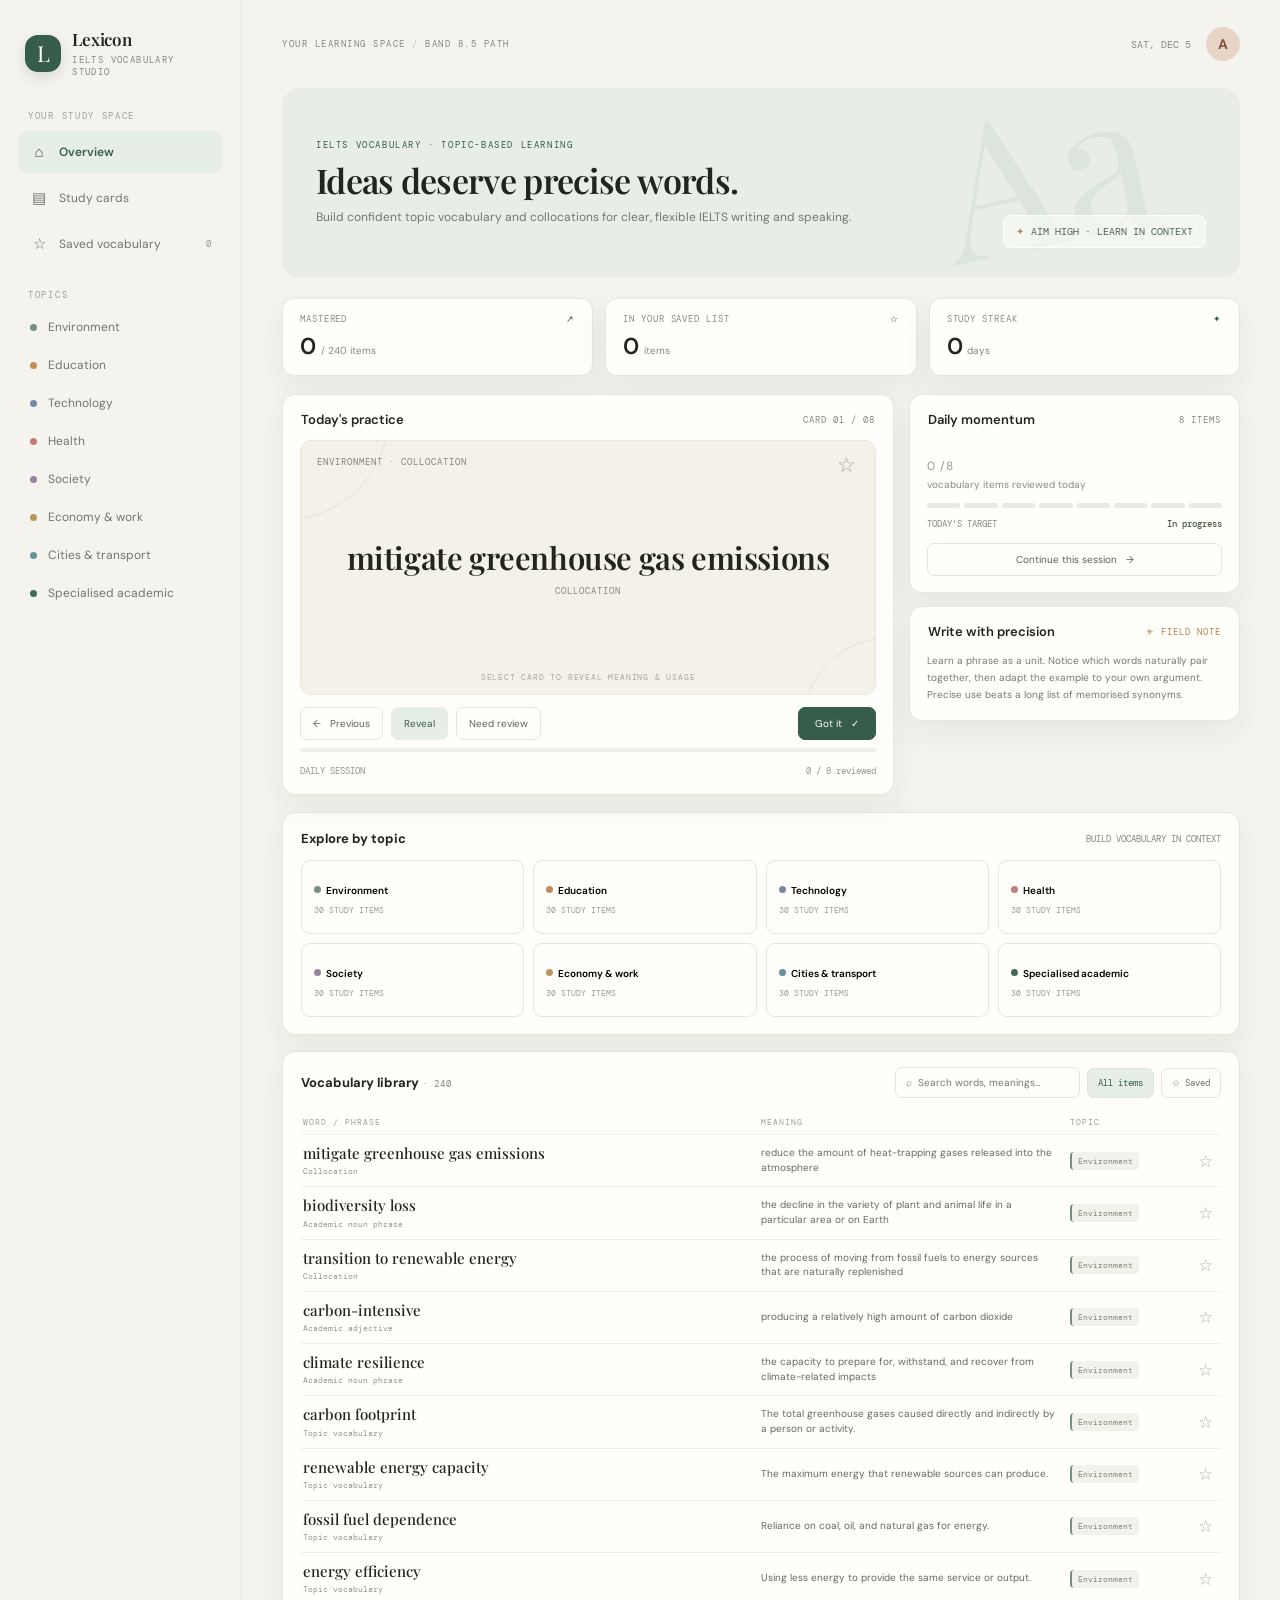
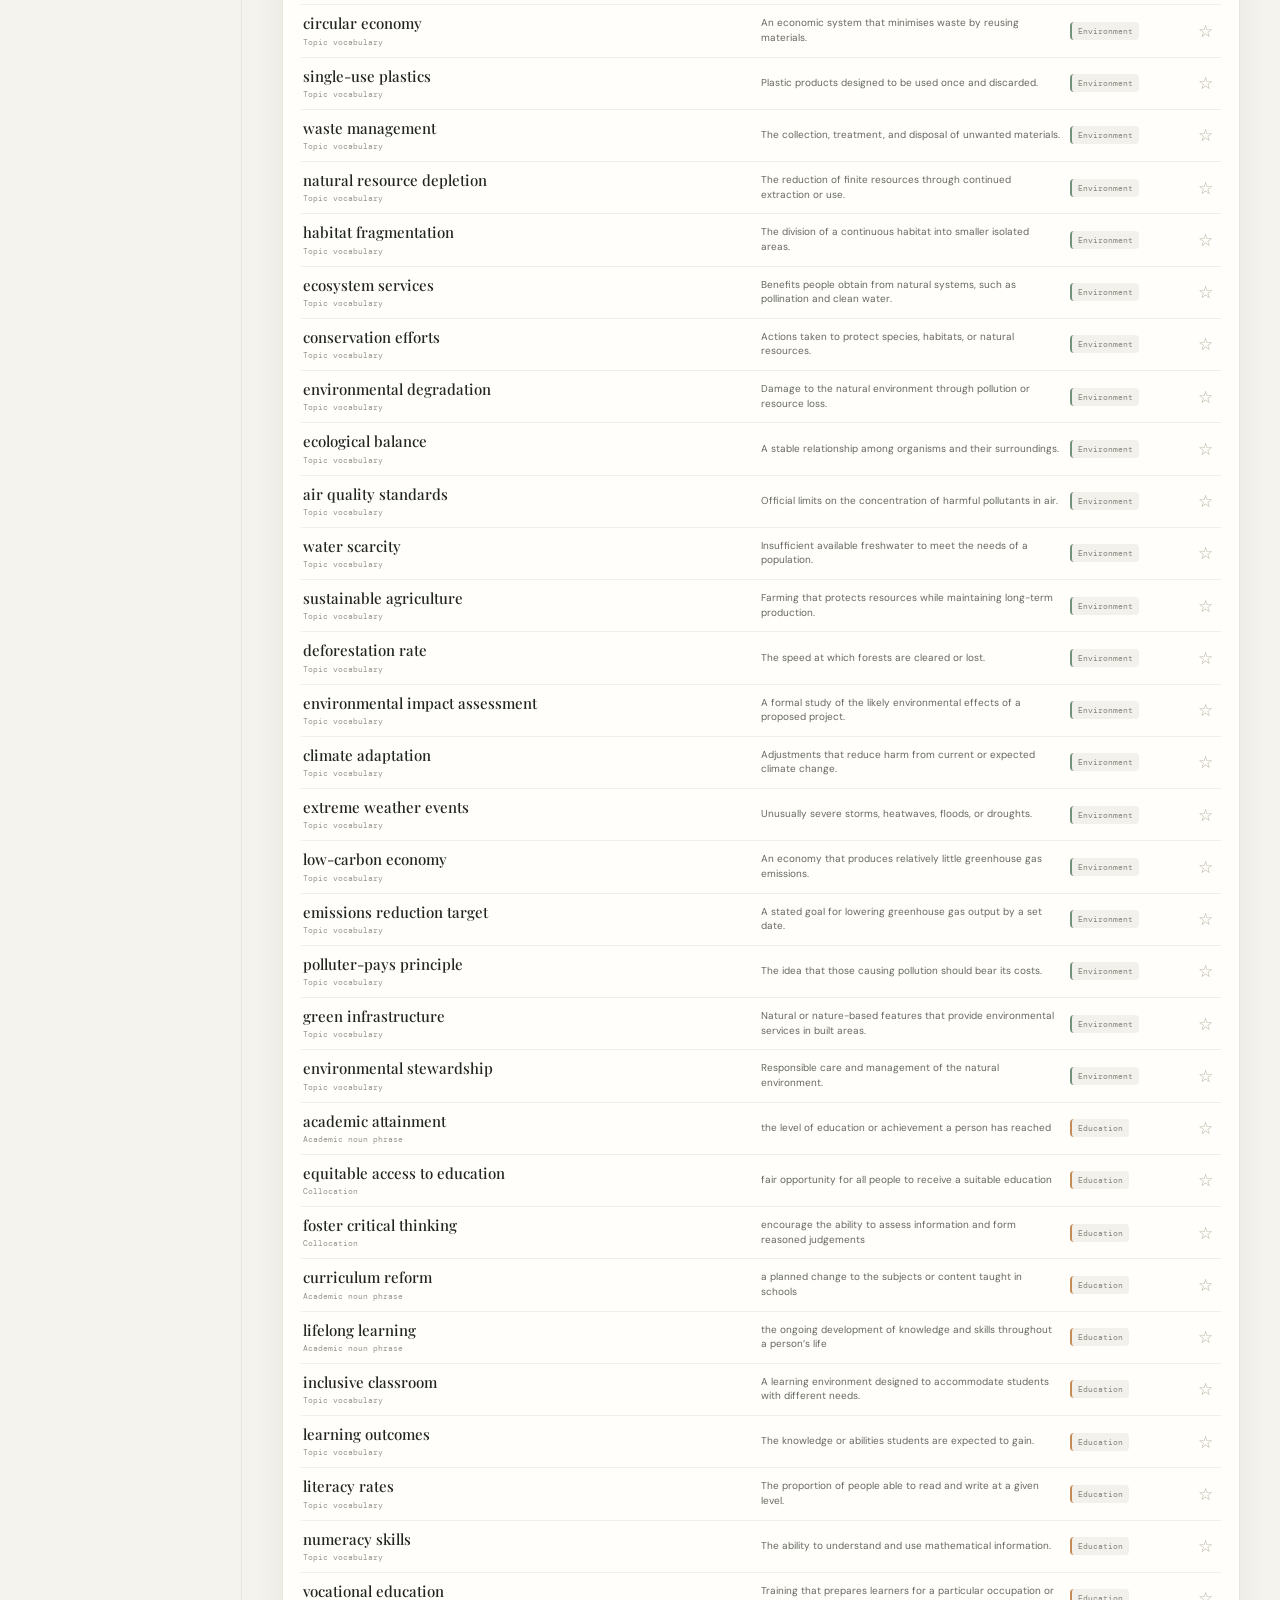
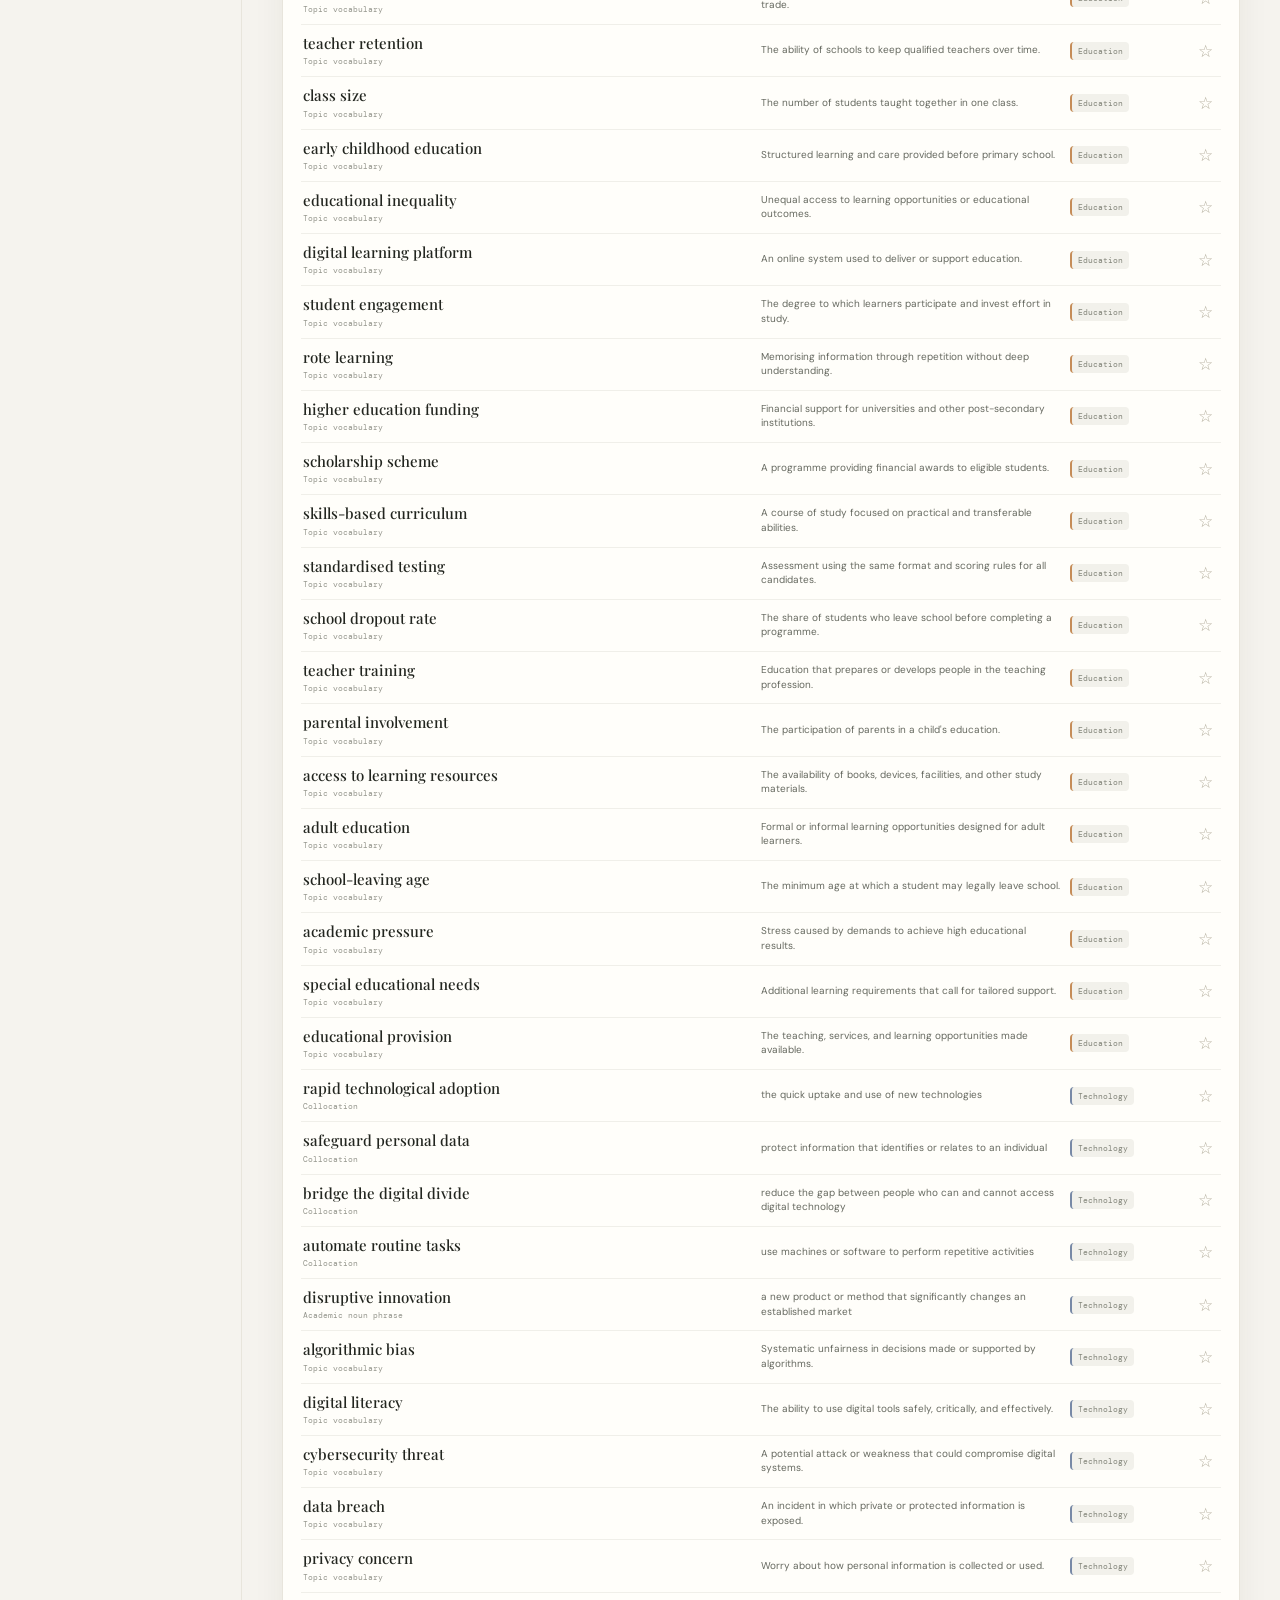
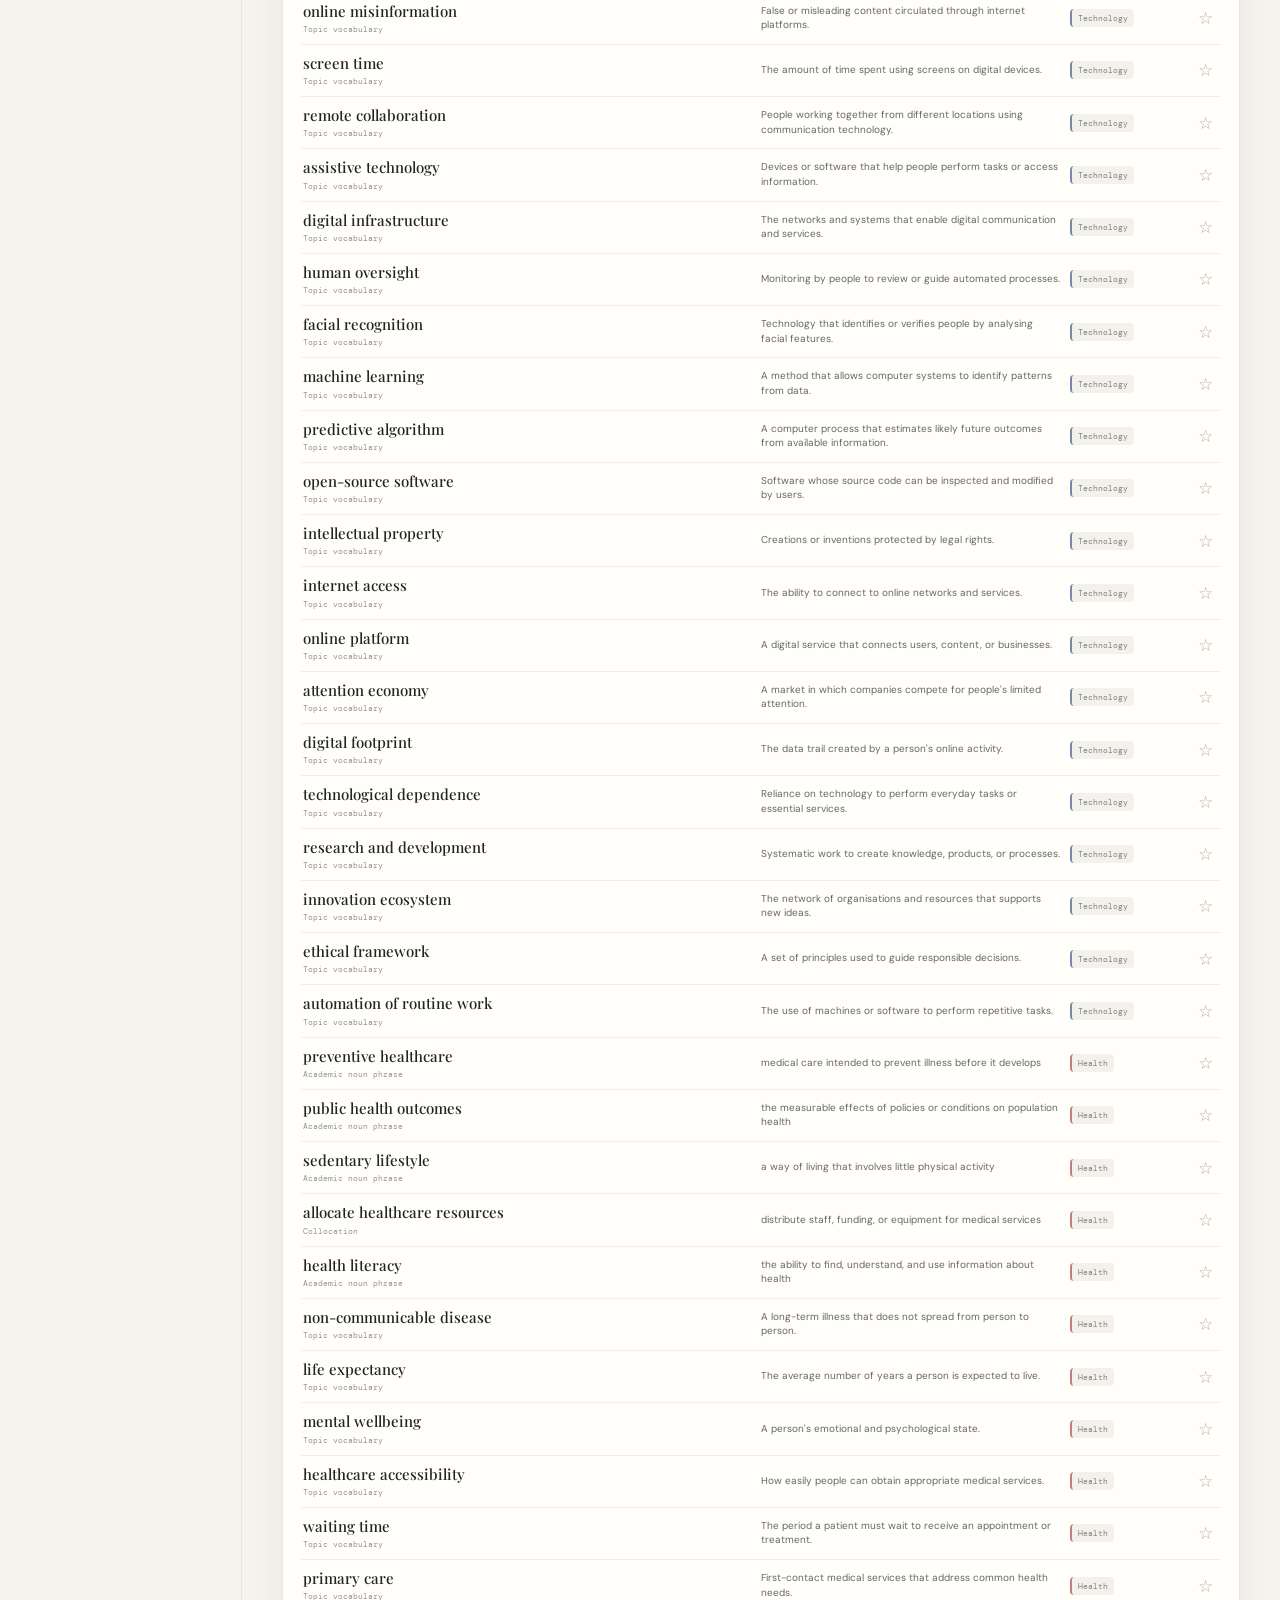
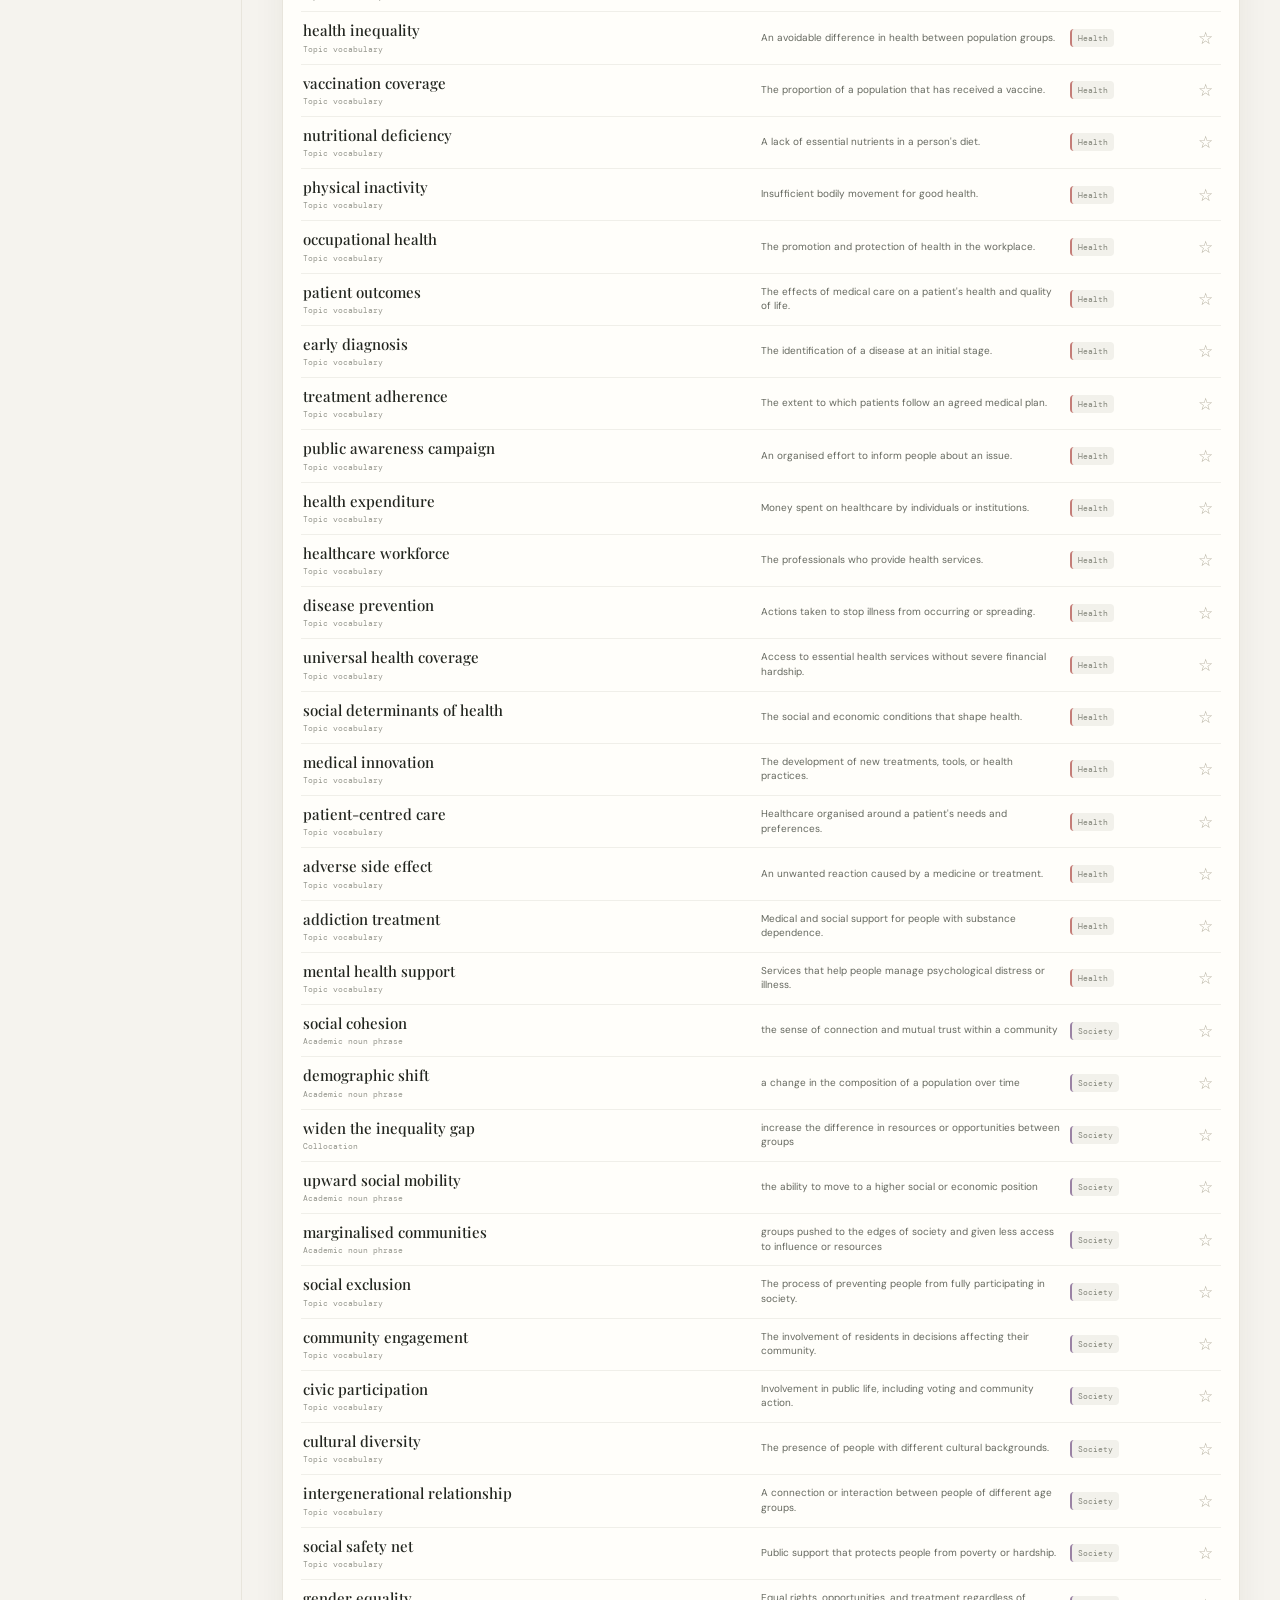
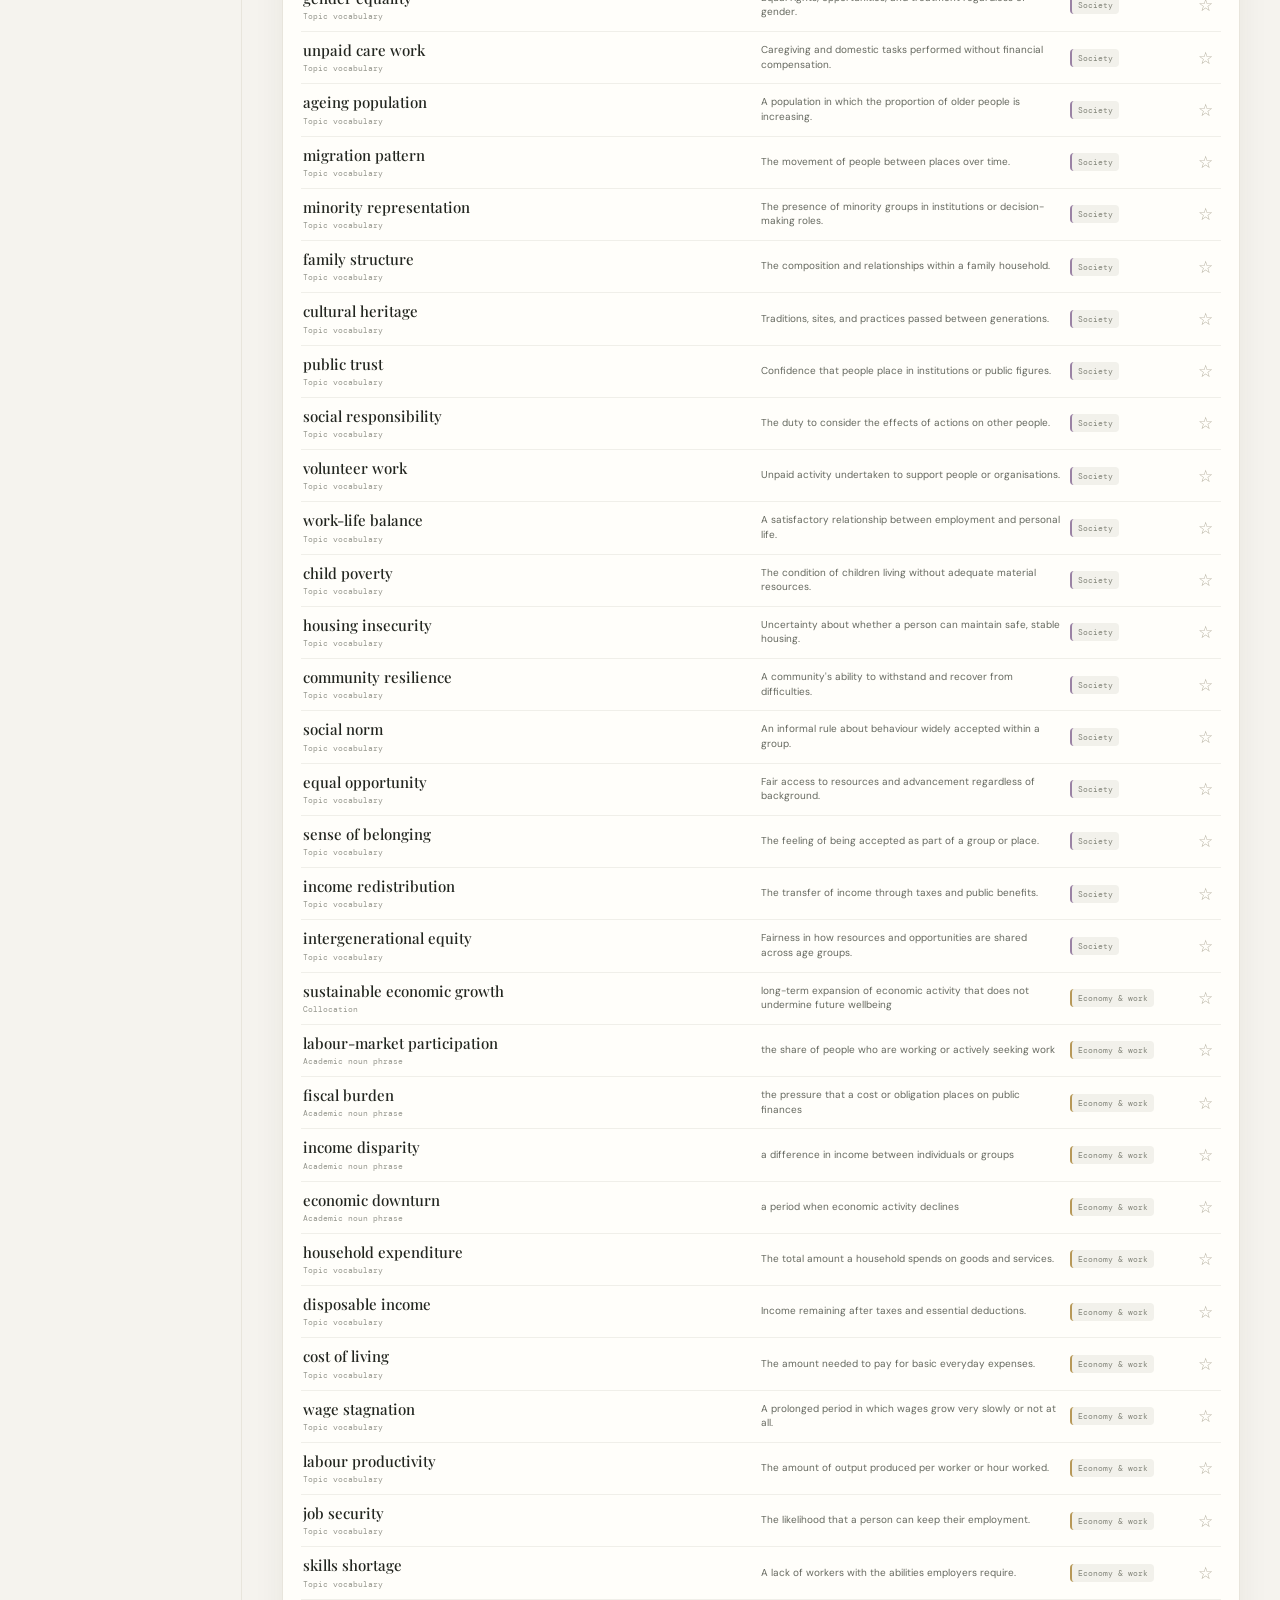
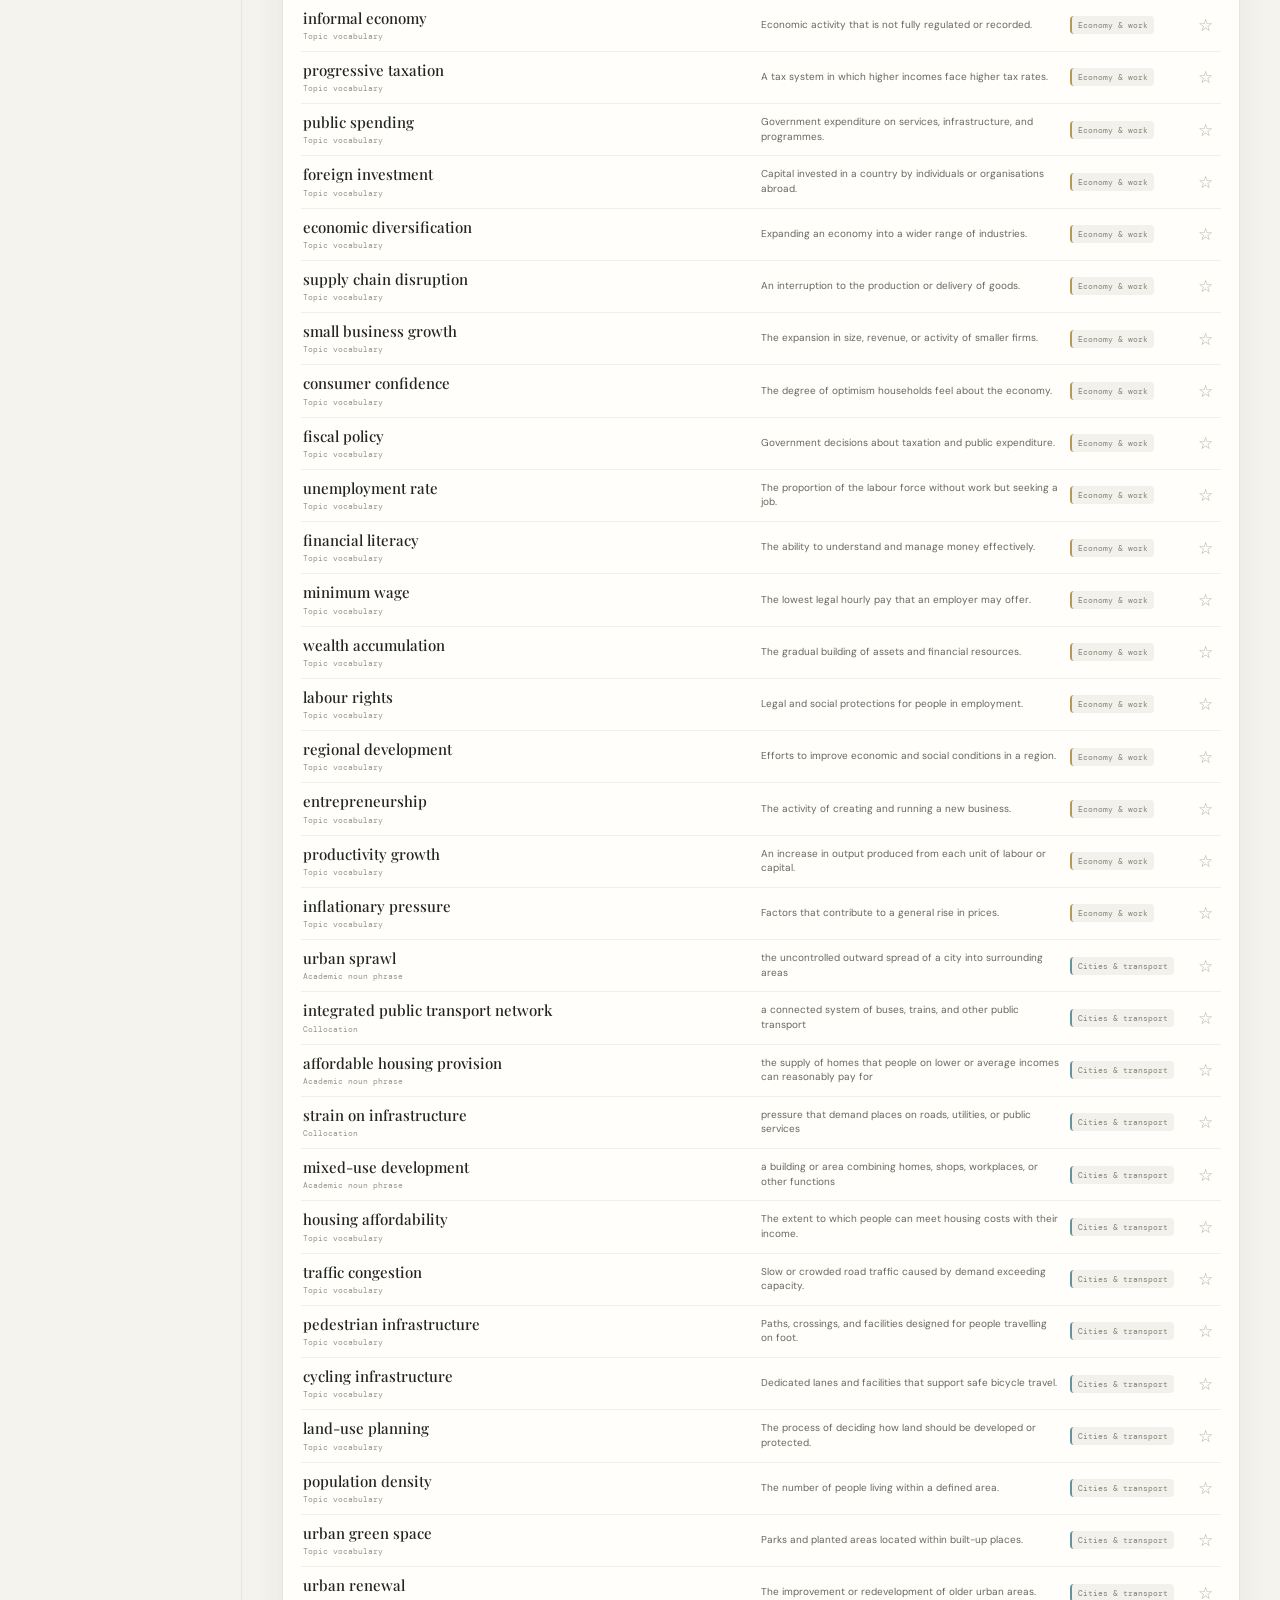
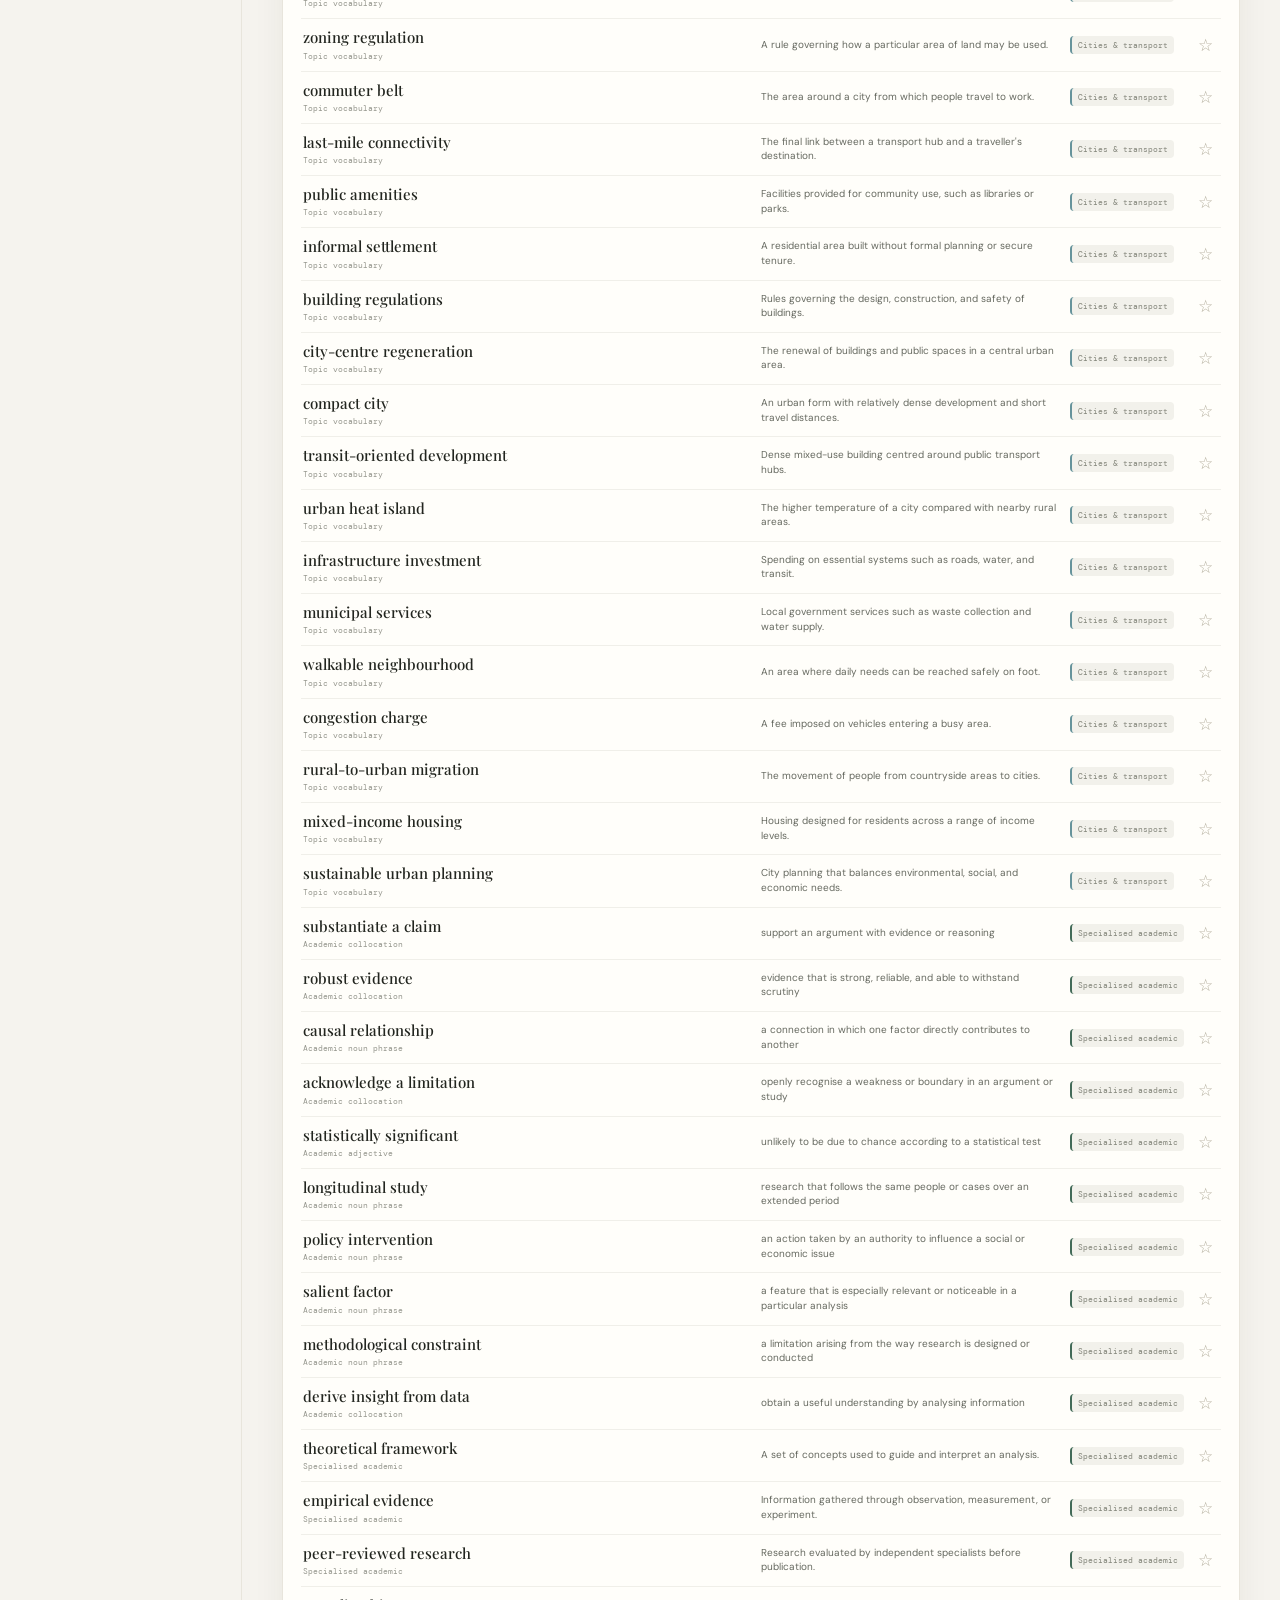
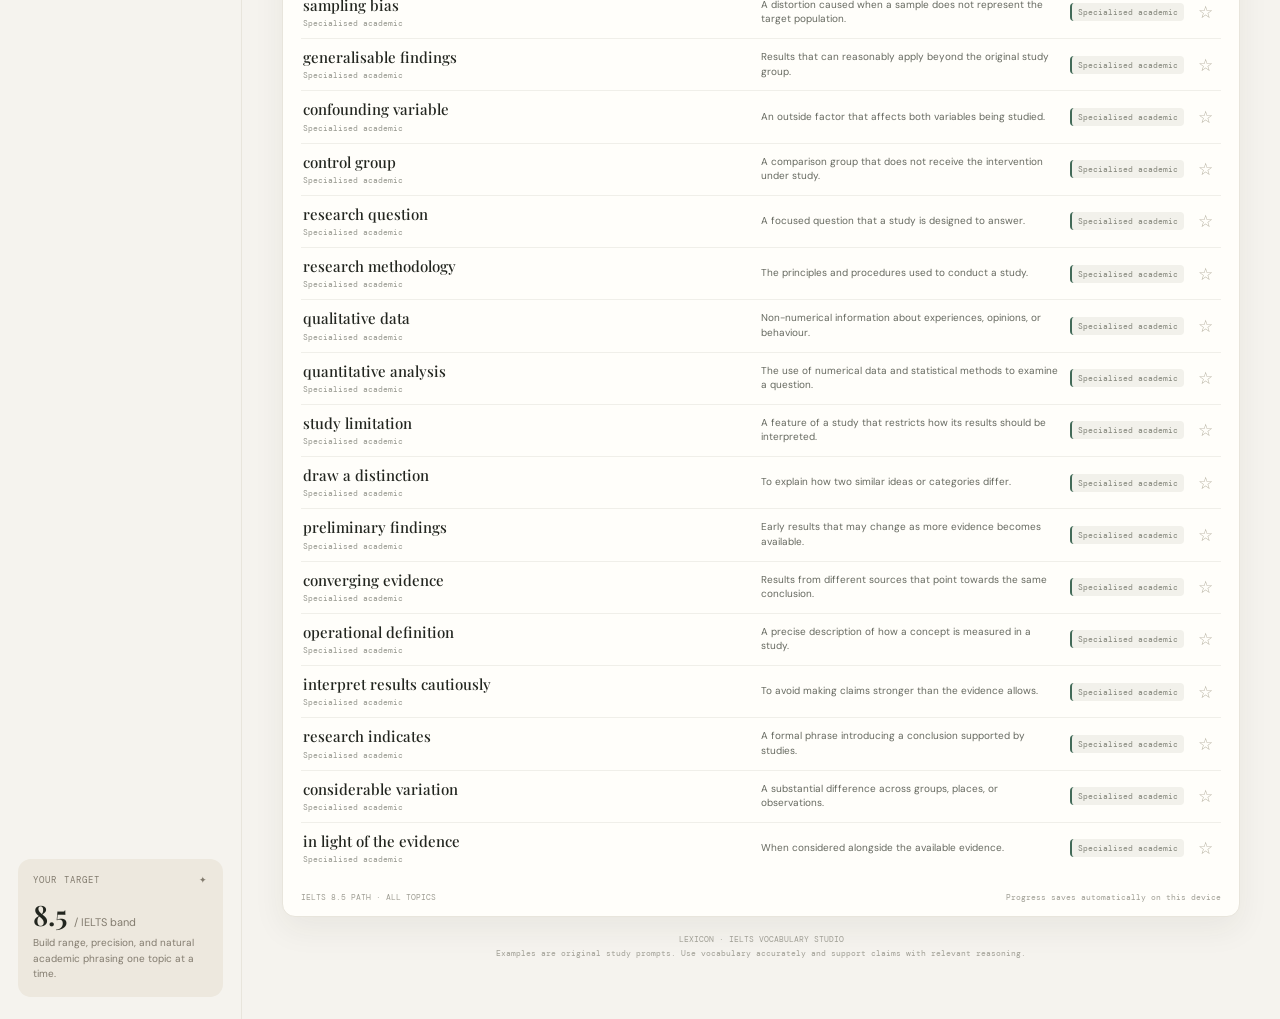
<file: index.html>
<!doctype html>
<html lang="en">
<head>
<meta charset="utf-8">
<meta name="viewport" content="width=device-width, initial-scale=1">
<meta name="theme-color" content="#f5f3ee">
<title>Lexicon — IELTS vocabulary for band 8.5</title>
<style>
@import url('https://fonts.googleapis.com/css2?family=DM+Mono:wght@400;500&family=DM+Sans:wght@400;500;600;700&family=Playfair+Display:wght@500;600;700&display=swap');
:root{--paper:#f5f3ee;--card:#fffefa;--ink:#22251f;--muted:#85877f;--line:#e8e5dc;--green:#365c4a;--green-soft:#e7eee8;--orange:#d77b52;--yellow:#f1c96b;--purple:#766a89;--shadow:0 12px 32px #2b302310}*{box-sizing:border-box}body{margin:0;background:var(--paper);color:var(--ink);font:14px 'DM Sans',sans-serif}button,input{font:inherit}button{cursor:pointer}.app{max-width:1440px;margin:auto;min-height:100vh;display:grid;grid-template-columns:242px 1fr}.side{padding:28px 18px 22px;border-right:1px solid var(--line);display:flex;flex-direction:column;gap:32px}.brand{display:flex;align-items:center;gap:11px;padding:0 7px}.brand-mark{width:37px;height:37px;border-radius:13px;background:var(--green);color:white;display:grid;place-items:center;font:22px 'Playfair Display';box-shadow:0 5px 14px #365c4a28}.brand-title{font:600 17px 'Playfair Display';letter-spacing:-.2px}.brand-sub{font:9px 'DM Mono';letter-spacing:1.4px;color:var(--muted);margin:4px 0 0}.nav-label{font:9px 'DM Mono';letter-spacing:1.7px;color:#a09f96;margin:0 10px 9px}.nav{display:grid;gap:4px}.nav button{border:0;background:none;color:#72756d;padding:11px 12px;border-radius:9px;text-align:left;display:flex;align-items:center;gap:11px;font-size:12px}.nav button:hover{background:#eeede7}.nav button.active{background:var(--green-soft);color:var(--green);font-weight:600}.nav-icon{width:18px;text-align:center;font-size:15px}.nav-count{margin-left:auto;font:9px 'DM Mono';color:#969990}.topic-nav{margin-top:24px}.topic-nav button{padding-top:9px;padding-bottom:9px}.topic-dot{width:7px;height:7px;border-radius:50%;background:var(--dot,#9aa889)}.side-bottom{margin-top:auto}.aim-card{background:#ede8de;border-radius:13px;padding:15px}.aim-top{display:flex;justify-content:space-between;align-items:center;font:9px 'DM Mono';letter-spacing:1.1px;color:#827b6e}.aim-score{font:600 28px 'Playfair Display';margin:10px 0 2px}.aim-score small{font:11px 'DM Sans';color:#827b6e}.aim-card p{color:#827b6e;font-size:10px;line-height:1.55;margin:0}.main{padding:27px 40px 58px;max-width:1240px;width:100%;margin:0 auto}.topbar{display:flex;justify-content:space-between;align-items:center;margin-bottom:27px}.crumb{font:9px 'DM Mono';letter-spacing:1.5px;color:var(--muted);text-transform:uppercase}.top-right{display:flex;gap:15px;align-items:center}.date{font:10px 'DM Mono';color:var(--muted)}.profile{width:34px;height:34px;border-radius:50%;background:#e9d5c7;color:#80533d;display:grid;place-items:center;font-weight:700}.hero{position:relative;overflow:hidden;border-radius:18px;background:#e8eee6;padding:30px 34px;margin-bottom:20px;min-height:190px;display:flex;align-items:center;justify-content:space-between}.hero:after{content:'Aa';position:absolute;right:88px;top:-49px;font:190px 'Playfair Display';color:#dce5dc;transform:rotate(-12deg);pointer-events:none}.hero-copy{position:relative;z-index:1;max-width:610px}.eyebrow{font:9px 'DM Mono';letter-spacing:1.6px;color:var(--green);text-transform:uppercase}.hero h1{font:600 34px/1.13 'Playfair Display';letter-spacing:-.7px;margin:10px 0 9px}.hero p{margin:0;color:#70786f;font-size:12px;line-height:1.6}.hero-meta{position:relative;z-index:1;align-self:flex-end;display:flex;align-items:center;gap:7px;background:#f8faf6b8;border:1px solid #ffffffb8;padding:9px 12px;border-radius:8px;color:#526451;font:10px 'DM Mono'}.spark{color:#bd8752}.stats{display:grid;grid-template-columns:repeat(3,1fr);gap:12px;margin-bottom:18px}.stat{background:var(--card);border:1px solid var(--line);border-radius:12px;padding:14px 17px;box-shadow:var(--shadow)}.stat-label{display:flex;justify-content:space-between;color:#8a8b82;font:9px 'DM Mono';letter-spacing:.9px}.stat-label span:last-child{color:var(--green)}.stat-number{font-size:23px;font-weight:600;letter-spacing:-.7px;margin-top:6px}.stat-number small{font-size:10px;font-weight:400;color:var(--muted);letter-spacing:0}.workgrid{display:grid;grid-template-columns:minmax(0,1.48fr) minmax(238px,.8fr);gap:15px}.panel{background:var(--card);border:1px solid var(--line);border-radius:13px;box-shadow:var(--shadow)}.panel-head{padding:16px 18px 12px;display:flex;justify-content:space-between;align-items:center}.panel-head h2{font-size:13px;margin:0;font-weight:600}.overline{font:9px 'DM Mono';color:var(--muted);letter-spacing:1px}.study{padding:0 17px 17px}.flashcard{position:relative;min-height:255px;border-radius:11px;background:#f4f1e8;border:1px solid #ece7d9;display:flex;flex-direction:column;align-items:center;justify-content:center;overflow:hidden;cursor:pointer;text-align:center;padding:35px 26px 34px;transition:background .2s}.flashcard:before,.flashcard:after{content:'';position:absolute;border:1px solid #e8e1d1;border-radius:50%;pointer-events:none}.flashcard:before{width:210px;height:210px;left:-124px;top:-132px}.flashcard:after{width:174px;height:174px;right:-103px;bottom:-119px}.card-category{position:absolute;top:15px;left:16px;color:#818477;font:9px 'DM Mono';letter-spacing:1px;text-transform:uppercase}.save-card{position:absolute;top:9px;right:13px;border:0;background:transparent;color:#aaa28f;font-size:21px;z-index:2}.save-card.saved{color:#c4912d}.term{font:600 31px/1.2 'Playfair Display';letter-spacing:-.4px;position:relative;z-index:1}.term-type{font:9px 'DM Mono';letter-spacing:1px;text-transform:uppercase;color:#858879;margin-top:9px;position:relative;z-index:1}.definition{display:none;font-size:13px;font-weight:600;margin-top:18px;max-width:540px;line-height:1.5;position:relative;z-index:1}.usage{display:none;color:#77796f;font-size:11px;margin-top:8px;line-height:1.55;max-width:520px;position:relative;z-index:1}.example{display:none;font:italic 12px/1.6 'Playfair Display';color:#526451;margin-top:12px;max-width:550px;position:relative;z-index:1}.flashcard.revealed .definition,.flashcard.revealed .usage,.flashcard.revealed .example{display:block}.tap-note{position:absolute;bottom:12px;color:#aaa99e;font:8px 'DM Mono';letter-spacing:.8px}.controls{display:flex;align-items:center;gap:8px;margin-top:12px}.btn{border:1px solid var(--line);background:var(--card);padding:9px 12px;border-radius:7px;color:#5d6259;font-size:10px}.btn:hover{border-color:#c6d1c4;color:var(--green)}.btn.primary{margin-left:auto;background:var(--green);color:#fff;border-color:var(--green);padding:9px 16px}.btn.primary:hover{background:#294c3b}.btn.soft{background:var(--green-soft);border-color:var(--green-soft);color:var(--green)}.session-progress{display:flex;justify-content:space-between;color:#95978e;font:9px 'DM Mono';margin-top:13px}.progress{height:4px;background:#eeeee8;border-radius:6px;margin-top:8px;overflow:hidden}.progress div{height:100%;background:#77927c;width:0;transition:width .3s}.rightcol{display:flex;flex-direction:column;gap:13px}.daily-body{padding:0 17px 16px}.daily-count{font:600 28px 'Playfair Display';letter-spacing:-1px}.daily-count span{font:12px 'DM Sans';color:#9a9a90}.daily-body>p{font-size:10px;color:#898b81;margin:1px 0 12px}.daily-segments{display:flex;gap:4px;margin:12px 0 10px}.daily-segments i{height:5px;border-radius:5px;background:#e9e9e2;flex:1}.daily-segments i.done{background:#7e9b81}.daily-foot{display:flex;justify-content:space-between;font:9px 'DM Mono';color:#898b81}.daily-foot b{font-weight:500;color:#485b49}.daily-body .btn{width:100%;margin-top:13px}.tip-body{padding:0 17px 17px;color:#77796f;font-size:10px;line-height:1.7}.tip-label{font:9px 'DM Mono';letter-spacing:1px;color:#b1834d}.topic-section{margin-top:17px;padding:17px 18px}.section-title{display:flex;align-items:center;justify-content:space-between;margin-bottom:13px}.section-title h2{font-size:13px;margin:0}.section-title span{font:9px 'DM Mono';color:var(--muted)}.topic-grid{display:grid;grid-template-columns:repeat(4,1fr);gap:9px}.topic-tile{border:1px solid var(--line);border-radius:9px;padding:12px 12px 11px;text-align:left;background:#fffefa;min-height:74px;transition:.15s}.topic-tile:hover,.topic-tile.selected{border-color:#9db19d;background:#f2f6f1}.tile-dot{width:7px;height:7px;display:inline-block;border-radius:50%;background:var(--dot);margin-right:5px;vertical-align:1px}.tile-title{font-size:10px;font-weight:600;line-height:1.3}.tile-count{display:block;color:#98998f;font:8px 'DM Mono';margin-top:7px}.vocab-panel{margin-top:16px}.vocab-head{display:flex;justify-content:space-between;align-items:center;padding:15px 18px 12px;gap:12px}.vocab-head h2{font-size:13px;margin:0;white-space:nowrap}.vocab-tools{display:flex;align-items:center;gap:7px}.search{width:185px;border:1px solid var(--line);background:#fffefa;border-radius:7px;padding:8px 10px;font-size:10px;outline:none}.search:focus{border-color:#96aa96}.filter-btn{border:1px solid var(--line);background:transparent;border-radius:7px;padding:8px 10px;color:#6d7067;font:9px 'DM Mono';white-space:nowrap}.filter-btn.active{background:var(--green-soft);border-color:#dce6db;color:var(--green)}.word-table{padding:0 18px 9px}.word-row{display:grid;grid-template-columns:minmax(180px,1.5fr) minmax(130px,1fr) 112px 28px;align-items:center;gap:9px;padding:10px 2px;border-top:1px solid #f0efe9;font-size:10px}.word-row.header{border-top:0;color:#a0a096;font:8px 'DM Mono';letter-spacing:1px;text-transform:uppercase;padding:7px 2px}.word-name{font:500 15px 'Playfair Display';line-height:1.15}.word-kind{font:8px 'DM Mono';color:#96978e;margin-top:4px}.word-meaning{color:#666960;line-height:1.45}.topic-pill{background:#f2f1eb;border-radius:4px;padding:4px 6px;color:#83857a;width:max-content;font:8px 'DM Mono'}.row-save{border:0;background:none;color:#b5b09f;font-size:17px;padding:0}.row-save.saved{color:#c4912d}.empty{padding:28px;text-align:center;color:var(--muted);font-size:11px}.footer{padding:9px 18px 14px;color:#a09f95;font:8px 'DM Mono';display:flex;justify-content:space-between}.toast{position:fixed;bottom:23px;left:50%;transform:translate(-50%,15px);background:#263e31;color:white;border-radius:8px;padding:10px 15px;font-size:11px;opacity:0;pointer-events:none;transition:.2s;z-index:9}.toast.show{opacity:1;transform:translate(-50%,0)}
@media(max-width:980px){.app{grid-template-columns:72px 1fr}.side{padding:24px 12px;align-items:center}.brand{padding:0}.brand-title,.brand-sub,.nav-label,.nav button .nav-text,.nav-count,.topic-nav,.aim-card{display:none}.nav button{justify-content:center;width:44px;height:42px;padding:0}.main{padding:24px}.workgrid{grid-template-columns:1fr}.rightcol{display:grid;grid-template-columns:1fr 1fr}.topic-grid{grid-template-columns:repeat(4,1fr)}}
@media(max-width:620px){.app{display:block}.side{height:58px;border-right:0;border-bottom:1px solid var(--line);flex-direction:row;justify-content:space-between;padding:9px 13px}.brand{display:flex}.nav{display:flex;gap:2px}.nav button{width:39px;height:38px}.nav button:nth-child(n+3){display:none}.main{padding:19px 13px 38px}.topbar{margin-bottom:17px}.date{display:none}.hero{padding:24px 20px;min-height:176px}.hero h1{font-size:28px;max-width:270px}.hero p{max-width:260px;font-size:11px}.hero:after{right:-13px;font-size:150px}.hero-meta{position:absolute;right:13px;bottom:13px;font-size:8px}.stats{gap:7px}.stat{padding:12px 10px}.stat-label{font-size:7px;letter-spacing:.3px}.stat-number{font-size:19px}.stat-number small{font-size:8px}.flashcard{min-height:238px;padding-left:16px;padding-right:16px}.term{font-size:27px}.rightcol{display:flex}.topic-grid{grid-template-columns:repeat(2,1fr)}.vocab-head{align-items:flex-start;flex-direction:column}.vocab-tools{width:100%;gap:5px}.search{flex:1;min-width:0;width:auto}.filter-btn{padding:8px 7px;font-size:8px}.word-table{padding:0 10px 8px}.word-row{grid-template-columns:minmax(105px,1.15fr) minmax(85px,1fr) 75px 22px;gap:5px}.word-name{font-size:13px}.word-meaning{font-size:9px}.topic-pill{font-size:7px;padding:4px}.footer{padding-left:11px;padding-right:11px}}
</style>
</head>
<body>
<div class="app">
<aside class="side">
 <div class="brand"><div class="brand-mark">L</div><div><div class="brand-title">Lexicon</div><div class="brand-sub">IELTS VOCABULARY STUDIO</div></div></div>
 <div><div class="nav-label">YOUR STUDY SPACE</div><nav class="nav" id="mainNav">
  <button class="active" data-view="all"><span class="nav-icon">⌂</span><span class="nav-text">Overview</span></button>
  <button data-view="study"><span class="nav-icon">▤</span><span class="nav-text">Study cards</span></button>
  <button data-view="saved"><span class="nav-icon">☆</span><span class="nav-text">Saved vocabulary</span><span class="nav-count" id="savedCountNav">0</span></button>
 </nav>
 <div class="topic-nav"><div class="nav-label">TOPICS</div><nav class="nav" id="topicNav"></nav></div>
 </div>
 <div class="side-bottom"><div class="aim-card"><div class="aim-top"><span>YOUR TARGET</span><span>✦</span></div><div class="aim-score">8.5 <small>/ IELTS band</small></div><p>Build range, precision, and natural academic phrasing one topic at a time.</p></div></div>
</aside>
<main class="main">
 <div class="topbar"><div class="crumb">YOUR LEARNING SPACE <span style="color:#c5c2b8"> / </span> BAND 8.5 PATH</div><div class="top-right"><span class="date" id="date"></span><div class="profile">A</div></div></div>
 <section class="hero"><div class="hero-copy"><div class="eyebrow">IELTS VOCABULARY · TOPIC-BASED LEARNING</div><h1 id="heroTitle">Ideas deserve precise words.</h1><p id="heroSub">Build confident topic vocabulary and collocations for clear, flexible IELTS writing and speaking.</p></div><div class="hero-meta"><span class="spark">✦</span> AIM HIGH · LEARN IN CONTEXT</div></section>
 <section class="stats"><div class="stat"><div class="stat-label"><span>MASTERED</span><span>↗</span></div><div class="stat-number" id="masteredStat">0 <small>/ 240 items</small></div></div><div class="stat"><div class="stat-label"><span>IN YOUR SAVED LIST</span><span>☆</span></div><div class="stat-number" id="savedStat">0 <small>items</small></div></div><div class="stat"><div class="stat-label"><span>STUDY STREAK</span><span>✦</span></div><div class="stat-number"><span id="streakStat">0</span> <small>days</small></div></div></section>
 <div class="workgrid">
  <section class="panel" id="studyPanel"><div class="panel-head"><h2>Today's practice</h2><span class="overline" id="cardNumber">CARD 01 / 08</span></div><div class="study"><div class="flashcard" id="flashcard" role="button" tabindex="0" aria-label="Reveal vocabulary meaning"><div class="card-category" id="cardCategory">ENVIRONMENT · COLLOCATION</div><button class="save-card" id="saveCard" aria-label="Save vocabulary item">☆</button><div class="term" id="cardTerm">mitigate greenhouse gas emissions</div><div class="term-type" id="cardType">COLLOCATION</div><div class="definition" id="cardDefinition"></div><div class="usage" id="cardUsage"></div><div class="example" id="cardExample"></div><div class="tap-note" id="tapNote">SELECT CARD TO REVEAL MEANING & USAGE</div></div><div class="controls"><button class="btn" id="prevBtn">← &nbsp; Previous</button><button class="btn soft" id="revealBtn">Reveal</button><button class="btn" id="reviewBtn">Need review</button><button class="btn primary" id="knownBtn">Got it &nbsp; ✓</button></div><div class="progress"><div></div></div><div class="session-progress"><span>DAILY SESSION</span><span id="sessionProgressLabel">0 / 8 reviewed</span></div></div></section>
  <div class="rightcol"><section class="panel"><div class="panel-head"><h2>Daily momentum</h2><span class="overline">8 ITEMS</span></div><div class="daily-body"><div class="daily-count"><span id="todayCount">0</span> <span>/ 8</span></div><p>vocabulary items reviewed today</p><div class="daily-segments" id="dailySegments"></div><div class="daily-foot"><span>TODAY'S TARGET</span><b id="dailyStatus">In progress</b></div><button class="btn" id="continueBtn">Continue this session &nbsp; →</button></div></section><section class="panel"><div class="panel-head"><h2>Write with precision</h2><span class="tip-label">✳ FIELD NOTE</span></div><div class="tip-body">Learn a phrase as a unit. Notice which words naturally pair together, then adapt the example to your own argument. Precise use beats a long list of memorised synonyms.</div></section></div>
 </div>
 <section class="panel topic-section"><div class="section-title"><h2>Explore by topic</h2><span>BUILD VOCABULARY IN CONTEXT</span></div><div class="topic-grid" id="topicGrid"></div></section>
 <section class="panel vocab-panel" id="vocabularyPanel"><div class="vocab-head"><h2 id="listTitle">Vocabulary library <span class="overline" id="wordCount"></span></h2><div class="vocab-tools"><input class="search" id="search" type="search" placeholder="⌕  Search words, meanings…" aria-label="Search vocabulary"><button class="filter-btn active" id="allFilter">All items</button><button class="filter-btn" id="savedFilter">☆ Saved</button></div></div><div class="word-table"><div class="word-row header"><span>WORD / PHRASE</span><span>MEANING</span><span>TOPIC</span><span></span></div><div id="wordRows"></div></div><div class="footer"><span id="listFooter">IELTS 8.5 PATH · TOPIC VOCABULARY</span><span>Progress saves automatically on this device</span></div></section>
 <footer style="text-align:center;color:#a09f95;font:8px 'DM Mono';line-height:1.8;margin-top:15px">LEXICON · IELTS VOCABULARY STUDIO<br>Examples are original study prompts. Use vocabulary accurately and support claims with relevant reasoning.</footer>
</main></div><div class="toast" id="toast" role="status"></div>
<script>
const topics=[
 {id:'environment',name:'Environment',color:'#73927b',items:[
  ['mitigate greenhouse gas emissions','Collocation','reduce the amount of heat-trapping gases released into the atmosphere','Mitigate is commonly used with risks, impacts, and emissions.','Governments can mitigate greenhouse gas emissions by investing in reliable public transport.'],
  ['biodiversity loss','Academic noun phrase','the decline in the variety of plant and animal life in a particular area or on Earth','Often discussed as a consequence of habitat destruction and climate change.','Biodiversity loss can weaken ecosystems that communities depend on for food and clean water.'],
  ['transition to renewable energy','Collocation','the process of moving from fossil fuels to energy sources that are naturally replenished','Transition to is followed by a noun; renewable sources include wind and solar power.','A gradual transition to renewable energy would reduce dependence on imported fossil fuels.'],
  ['carbon-intensive','Academic adjective','producing a relatively high amount of carbon dioxide','Use to describe industries, activities, or economies.','Carbon-intensive industries may need financial support to adopt cleaner production methods.'],
  ['climate resilience','Academic noun phrase','the capacity to prepare for, withstand, and recover from climate-related impacts','Useful in discussions of adaptation, infrastructure, and vulnerable communities.','Investment in climate resilience can protect coastal communities from increasingly severe storms.']
 ]},
 {id:'education',name:'Education',color:'#c58c58',items:[
  ['academic attainment','Academic noun phrase','the level of education or achievement a person has reached','A formal alternative to educational achievement.','Early access to books can have a lasting effect on children’s academic attainment.'],
  ['equitable access to education','Collocation','fair opportunity for all people to receive a suitable education','Equitable means fair, while equal means the same; the distinction can strengthen an argument.','Public funding is essential to ensure equitable access to education in rural areas.'],
  ['foster critical thinking','Collocation','encourage the ability to assess information and form reasoned judgements','Foster also pairs naturally with creativity, independence, and collaboration.','Project-based learning can foster critical thinking more effectively than rote memorisation.'],
  ['curriculum reform','Academic noun phrase','a planned change to the subjects or content taught in schools','Often used with verbs such as introduce, implement, and undertake.','Curriculum reform should include practical skills alongside core academic subjects.'],
  ['lifelong learning','Academic noun phrase','the ongoing development of knowledge and skills throughout a person’s life','Useful when discussing changing workplaces and adult education.','Lifelong learning enables workers to adapt as industries and technologies change.']
 ]},
 {id:'technology',name:'Technology',color:'#7889a6',items:[
  ['rapid technological adoption','Collocation','the quick uptake and use of new technologies','Adoption refers to people or organisations beginning to use something.','Rapid technological adoption has transformed how small businesses reach customers.'],
  ['safeguard personal data','Collocation','protect information that identifies or relates to an individual','Safeguard is a formal alternative to protect.','Regulators should require digital platforms to safeguard personal data.'],
  ['bridge the digital divide','Collocation','reduce the gap between people who can and cannot access digital technology','Often used in relation to internet access, devices, and digital skills.','Subsidised broadband could help bridge the digital divide in remote communities.'],
  ['automate routine tasks','Collocation','use machines or software to perform repetitive activities','Automation is more likely to replace tasks than entire occupations.','Businesses can automate routine tasks while allowing staff to focus on complex decisions.'],
  ['disruptive innovation','Academic noun phrase','a new product or method that significantly changes an established market','Disruptive is not simply a synonym for useful; it implies substantial change.','Disruptive innovation can make services more affordable but may unsettle existing industries.']
 ]},
 {id:'health',name:'Health',color:'#c47d78',items:[
  ['preventive healthcare','Academic noun phrase','medical care intended to prevent illness before it develops','Commonly paired with investment, screening, and services.','Greater investment in preventive healthcare could reduce pressure on hospitals.'],
  ['public health outcomes','Academic noun phrase','the measurable effects of policies or conditions on population health','Use outcomes for results; output means the amount produced.','Clean-water programmes can improve public health outcomes at relatively low cost.'],
  ['sedentary lifestyle','Academic noun phrase','a way of living that involves little physical activity','Often linked to screen time, office work, and chronic disease.','A sedentary lifestyle is increasingly common among people who work from home.'],
  ['allocate healthcare resources','Collocation','distribute staff, funding, or equipment for medical services','Allocate is followed by a resource and often a recipient or purpose.','Governments must allocate healthcare resources according to population needs.'],
  ['health literacy','Academic noun phrase','the ability to find, understand, and use information about health','Useful for explaining why information alone may not change behaviour.','Improving health literacy can help patients make informed decisions about treatment.']
 ]},
 {id:'society',name:'Society',color:'#9a82a4',items:[
  ['social cohesion','Academic noun phrase','the sense of connection and mutual trust within a community','Often discussed alongside integration, inequality, and shared identity.','Well-designed public spaces can strengthen social cohesion across generations.'],
  ['demographic shift','Academic noun phrase','a change in the composition of a population over time','Commonly refers to age, migration, or household structure.','An ageing population is a demographic shift with major implications for social care.'],
  ['widen the inequality gap','Collocation','increase the difference in resources or opportunities between groups','Widen can pair with a gap, divide, or disparity.','Unequal access to high-quality schooling may widen the inequality gap.'],
  ['upward social mobility','Academic noun phrase','the ability to move to a higher social or economic position','Often discussed in relation to education and employment.','Affordable higher education can promote upward social mobility.'],
  ['marginalised communities','Academic noun phrase','groups pushed to the edges of society and given less access to influence or resources','Use with care and specify the relevant barrier or context.','Local services should be designed in consultation with marginalised communities.']
 ]},
 {id:'economy',name:'Economy & work',color:'#b79858',items:[
  ['sustainable economic growth','Collocation','long-term expansion of economic activity that does not undermine future wellbeing','Sustainable can refer to environmental, social, or fiscal durability.','Sustainable economic growth depends on productivity as well as responsible resource use.'],
  ['labour-market participation','Academic noun phrase','the share of people who are working or actively seeking work','A useful formal phrase for employment statistics and policy.','Flexible childcare can increase labour-market participation among parents.'],
  ['fiscal burden','Academic noun phrase','the pressure that a cost or obligation places on public finances','Often paired with reduce, ease, or place on.','Rising pension costs may create a substantial fiscal burden for governments.'],
  ['income disparity','Academic noun phrase','a difference in income between individuals or groups','Disparity is formal and commonly modified by widening or persistent.','A persistent income disparity can limit access to housing and education.'],
  ['economic downturn','Academic noun phrase','a period when economic activity declines','A downturn is less severe and less specific than a recession.','During an economic downturn, temporary wage support can protect vulnerable households.']
 ]},
 {id:'urban',name:'Cities & transport',color:'#66939b',items:[
  ['urban sprawl','Academic noun phrase','the uncontrolled outward spread of a city into surrounding areas','Often associated with car dependence and loss of farmland.','Urban sprawl can increase commuting times and place pressure on local ecosystems.'],
  ['integrated public transport network','Collocation','a connected system of buses, trains, and other public transport','Integrated suggests that different services work together.','An integrated public transport network makes it easier to travel without a car.'],
  ['affordable housing provision','Academic noun phrase','the supply of homes that people on lower or average incomes can reasonably pay for','Provision means the act or process of supplying something.','Affordable housing provision should keep pace with population growth.'],
  ['strain on infrastructure','Collocation','pressure that demand places on roads, utilities, or public services','Usually follows put, place, or impose.','Rapid population growth can put a strain on infrastructure.'],
  ['mixed-use development','Academic noun phrase','a building or area combining homes, shops, workplaces, or other functions','Useful in discussions of walkable neighbourhood design.','Mixed-use development can reduce the need for long daily journeys.']
 ]},
 {id:'academic',name:'Specialised academic',color:'#426a58',items:[
  ['substantiate a claim','Academic collocation','support an argument with evidence or reasoning','Substantiate is more precise than say or show when discussing evidence.','Writers should substantiate a claim with relevant data rather than anecdotal examples.'],
  ['robust evidence','Academic collocation','evidence that is strong, reliable, and able to withstand scrutiny','Often paired with provide, present, or be supported by.','There is robust evidence that early intervention improves literacy outcomes.'],
  ['causal relationship','Academic noun phrase','a connection in which one factor directly contributes to another','Do not assume correlation proves causation; the distinction adds precision.','The study identifies a correlation, but it does not establish a causal relationship.'],
  ['acknowledge a limitation','Academic collocation','openly recognise a weakness or boundary in an argument or study','A concession can make an academic argument more credible.','Any analysis of the survey should acknowledge its small sample size as a limitation.'],
  ['statistically significant','Academic adjective','unlikely to be due to chance according to a statistical test','This does not necessarily mean a result is important in practical terms.','The difference between the two groups was statistically significant but relatively small.'],
  ['longitudinal study','Academic noun phrase','research that follows the same people or cases over an extended period','Contrast with a cross-sectional study, which examines one point in time.','A longitudinal study can reveal how early habits influence adult health.'],
  ['policy intervention','Academic noun phrase','an action taken by an authority to influence a social or economic issue','Intervention may be targeted, effective, or unintended.','A targeted policy intervention may be needed to address regional disparities.'],
  ['salient factor','Academic noun phrase','a feature that is especially relevant or noticeable in a particular analysis','Formal alternative to important factor; use when relevance is context-specific.','Cost is a salient factor in households’ decisions about public transport.'],
  ['methodological constraint','Academic noun phrase','a limitation arising from the way research is designed or conducted','Useful when qualifying evidence and explaining uncertainty.','The findings should be interpreted cautiously given the methodological constraints.'],
  ['derive insight from data','Academic collocation','obtain a useful understanding by analysing information','Derive from means obtain from a source or process.','Researchers can derive insight from data collected across several regions.']
 ]}
];
const extraEntries={
environment:`carbon footprint|The total greenhouse gases caused directly and indirectly by a person or activity.|Choosing rail over air travel can substantially reduce an individual's carbon footprint.
renewable energy capacity|The maximum energy that renewable sources can produce.|New offshore wind farms will expand the country's renewable energy capacity.
fossil fuel dependence|Reliance on coal, oil, and natural gas for energy.|Fossil fuel dependence leaves many economies vulnerable to volatile global prices.
energy efficiency|Using less energy to provide the same service or output.|Better insulation can improve energy efficiency without reducing household comfort.
circular economy|An economic system that minimises waste by reusing materials.|A circular economy keeps valuable materials in use for longer.
single-use plastics|Plastic products designed to be used once and discarded.|Restrictions on single-use plastics have encouraged businesses to adopt reusable packaging.
waste management|The collection, treatment, and disposal of unwanted materials.|Effective waste management combines prevention, recycling, and safe disposal.
natural resource depletion|The reduction of finite resources through continued extraction or use.|Rapid consumption is accelerating the depletion of natural resources.
habitat fragmentation|The division of a continuous habitat into smaller isolated areas.|Road construction can cause habitat fragmentation and restrict wildlife movement.
ecosystem services|Benefits people obtain from natural systems, such as pollination and clean water.|Wetlands provide ecosystem services that are difficult and costly to replace.
conservation efforts|Actions taken to protect species, habitats, or natural resources.|Conservation efforts are most effective when local residents are involved.
environmental degradation|Damage to the natural environment through pollution or resource loss.|Unchecked mining can lead to severe environmental degradation.
ecological balance|A stable relationship among organisms and their surroundings.|Removing a predator can disturb the ecological balance of an entire region.
air quality standards|Official limits on the concentration of harmful pollutants in air.|Stricter air quality standards could reduce pollution-related illness in cities.
water scarcity|Insufficient available freshwater to meet the needs of a population.|Water scarcity is intensifying as demand rises and rainfall becomes less predictable.
sustainable agriculture|Farming that protects resources while maintaining long-term production.|Sustainable agriculture can preserve soil fertility while supporting rural livelihoods.
deforestation rate|The speed at which forests are cleared or lost.|Satellite monitoring can help authorities track the deforestation rate.
environmental impact assessment|A formal study of the likely environmental effects of a proposed project.|An environmental impact assessment should precede major infrastructure construction.
climate adaptation|Adjustments that reduce harm from current or expected climate change.|Climate adaptation includes strengthening flood defences and revising building codes.
extreme weather events|Unusually severe storms, heatwaves, floods, or droughts.|Extreme weather events can disrupt food production and damage critical infrastructure.
low-carbon economy|An economy that produces relatively little greenhouse gas emissions.|Investment in clean transport is essential to a low-carbon economy.
emissions reduction target|A stated goal for lowering greenhouse gas output by a set date.|The government introduced an ambitious emissions reduction target for 2040.
polluter-pays principle|The idea that those causing pollution should bear its costs.|Applying the polluter-pays principle can discourage firms from shifting cleanup costs to the public.
green infrastructure|Natural or nature-based features that provide environmental services in built areas.|Green infrastructure such as urban trees can absorb rainwater and reduce heat.
environmental stewardship|Responsible care and management of the natural environment.|Environmental stewardship requires businesses to consider impacts beyond short-term profit.`,
education:`inclusive classroom|A learning environment designed to accommodate students with different needs.|An inclusive classroom gives learners multiple ways to participate and demonstrate understanding.
learning outcomes|The knowledge or abilities students are expected to gain.|Clear learning outcomes help teachers assess whether a course is effective.
literacy rates|The proportion of people able to read and write at a given level.|Adult literacy rates often improve when community classes are widely available.
numeracy skills|The ability to understand and use mathematical information.|Strong numeracy skills help people make informed financial decisions.
vocational education|Training that prepares learners for a particular occupation or trade.|Vocational education can provide a direct route into skilled employment.
teacher retention|The ability of schools to keep qualified teachers over time.|Competitive pay and professional support can improve teacher retention.
class size|The number of students taught together in one class.|Smaller class size can give teachers more time to support individual learners.
early childhood education|Structured learning and care provided before primary school.|Affordable early childhood education can narrow gaps before formal schooling begins.
educational inequality|Unequal access to learning opportunities or educational outcomes.|Educational inequality may persist when school quality depends on family income.
digital learning platform|An online system used to deliver or support education.|A reliable digital learning platform can extend courses to remote students.
student engagement|The degree to which learners participate and invest effort in study.|Interactive lessons can increase student engagement in large classes.
rote learning|Memorising information through repetition without deep understanding.|Rote learning may help recall facts but does little to develop analysis.
higher education funding|Financial support for universities and other post-secondary institutions.|Stable higher education funding allows universities to plan long-term research.
scholarship scheme|A programme providing financial awards to eligible students.|A targeted scholarship scheme can help talented students from low-income families.
skills-based curriculum|A course of study focused on practical and transferable abilities.|A skills-based curriculum can prepare graduates for changing workplace demands.
standardised testing|Assessment using the same format and scoring rules for all candidates.|Standardised testing makes comparison easier but may narrow classroom teaching.
school dropout rate|The share of students who leave school before completing a programme.|Flexible support services can help reduce the school dropout rate.
teacher training|Education that prepares or develops people in the teaching profession.|Ongoing teacher training helps staff use new teaching methods effectively.
parental involvement|The participation of parents in a child's education.|Regular communication can strengthen parental involvement in school life.
access to learning resources|The availability of books, devices, facilities, and other study materials.|Unequal access to learning resources can widen achievement gaps.
adult education|Formal or informal learning opportunities designed for adult learners.|Adult education enables workers to update their skills later in life.
school-leaving age|The minimum age at which a student may legally leave school.|Raising the school-leaving age can increase qualifications but requires adequate support.
academic pressure|Stress caused by demands to achieve high educational results.|Excessive academic pressure can undermine students' wellbeing and motivation.
special educational needs|Additional learning requirements that call for tailored support.|Schools need trained staff to meet a range of special educational needs.
educational provision|The teaching, services, and learning opportunities made available.|Rural communities may receive less educational provision than urban centres.`,
technology:`algorithmic bias|Systematic unfairness in decisions made or supported by algorithms.|Poorly representative data can reproduce algorithmic bias in recruitment software.
digital literacy|The ability to use digital tools safely, critically, and effectively.|Digital literacy is essential for evaluating information found online.
cybersecurity threat|A potential attack or weakness that could compromise digital systems.|Small firms may lack the expertise to respond to a cybersecurity threat.
data breach|An incident in which private or protected information is exposed.|A major data breach can erode public confidence in an online service.
privacy concern|Worry about how personal information is collected or used.|Location tracking has raised privacy concerns among mobile phone users.
online misinformation|False or misleading content circulated through internet platforms.|Media education can help users recognise and avoid online misinformation.
screen time|The amount of time spent using screens on digital devices.|Excessive screen time may interfere with sleep, particularly among adolescents.
remote collaboration|People working together from different locations using communication technology.|Remote collaboration allows international teams to share expertise across time zones.
assistive technology|Devices or software that help people perform tasks or access information.|Speech-to-text tools are assistive technology for some learners with disabilities.
digital infrastructure|The networks and systems that enable digital communication and services.|Investment in digital infrastructure can support businesses outside major cities.
human oversight|Monitoring by people to review or guide automated processes.|Human oversight remains important when algorithms influence medical decisions.
facial recognition|Technology that identifies or verifies people by analysing facial features.|The use of facial recognition in public spaces raises questions about consent.
machine learning|A method that allows computer systems to identify patterns from data.|Machine learning can improve forecasts when it is trained on suitable data.
predictive algorithm|A computer process that estimates likely future outcomes from available information.|A predictive algorithm may help hospitals anticipate demand for emergency care.
open-source software|Software whose source code can be inspected and modified by users.|Open-source software can lower costs and encourage collaborative development.
intellectual property|Creations or inventions protected by legal rights.|Clear intellectual property rules can encourage investment in original research.
internet access|The ability to connect to online networks and services.|Affordable internet access is increasingly necessary for education and employment.
online platform|A digital service that connects users, content, or businesses.|An online platform can help independent sellers reach customers nationwide.
attention economy|A market in which companies compete for people's limited attention.|The attention economy rewards services that keep users engaged for longer.
digital footprint|The data trail created by a person's online activity.|Young users may not realise how long their digital footprint can persist.
technological dependence|Reliance on technology to perform everyday tasks or essential services.|Technological dependence can create vulnerabilities during network outages.
research and development|Systematic work to create knowledge, products, or processes.|Higher research and development spending can support long-term innovation.
innovation ecosystem|The network of organisations and resources that supports new ideas.|Universities, investors, and firms together form a strong innovation ecosystem.
ethical framework|A set of principles used to guide responsible decisions.|An ethical framework can help developers assess the risks of new technologies.
automation of routine work|The use of machines or software to perform repetitive tasks.|Automation of routine work can free employees to handle more complex duties.`,
health:`non-communicable disease|A long-term illness that does not spread from person to person.|Physical activity can reduce the risk of several non-communicable diseases.
life expectancy|The average number of years a person is expected to live.|Life expectancy has risen, although gains are not evenly shared across regions.
mental wellbeing|A person's emotional and psychological state.|Stable employment and social connection can support mental wellbeing.
healthcare accessibility|How easily people can obtain appropriate medical services.|Rural clinics can improve healthcare accessibility for isolated communities.
waiting time|The period a patient must wait to receive an appointment or treatment.|Long waiting times can delay diagnosis and increase patient anxiety.
primary care|First-contact medical services that address common health needs.|Strong primary care can prevent minor conditions from becoming emergencies.
health inequality|An avoidable difference in health between population groups.|Health inequality is often linked to income, housing, and education.
vaccination coverage|The proportion of a population that has received a vaccine.|High vaccination coverage can protect people who cannot be immunised.
nutritional deficiency|A lack of essential nutrients in a person's diet.|Nutritional deficiency can affect children's growth and concentration.
physical inactivity|Insufficient bodily movement for good health.|Public parks and safe walking routes can help address physical inactivity.
occupational health|The promotion and protection of health in the workplace.|Occupational health programmes can reduce injury and work-related illness.
patient outcomes|The effects of medical care on a patient's health and quality of life.|Patient outcomes improve when treatment is timely and carefully coordinated.
early diagnosis|The identification of a disease at an initial stage.|Early diagnosis can expand treatment options for many serious conditions.
treatment adherence|The extent to which patients follow an agreed medical plan.|Clear explanations can improve treatment adherence among people with chronic illness.
public awareness campaign|An organised effort to inform people about an issue.|A public awareness campaign helped increase uptake of free health screenings.
health expenditure|Money spent on healthcare by individuals or institutions.|Rising health expenditure does not always lead to better outcomes.
healthcare workforce|The professionals who provide health services.|An ageing population will require a larger and better-supported healthcare workforce.
disease prevention|Actions taken to stop illness from occurring or spreading.|Disease prevention can be more cost-effective than treating advanced illness.
universal health coverage|Access to essential health services without severe financial hardship.|Universal health coverage can reduce the risk of medical debt.
social determinants of health|The social and economic conditions that shape health.|Housing and employment are important social determinants of health.
medical innovation|The development of new treatments, tools, or health practices.|Medical innovation has improved survival for several previously fatal conditions.
patient-centred care|Healthcare organised around a patient's needs and preferences.|Patient-centred care involves people in decisions about their treatment.
adverse side effect|An unwanted reaction caused by a medicine or treatment.|Doctors should explain any likely adverse side effects before prescribing medication.
addiction treatment|Medical and social support for people with substance dependence.|Accessible addiction treatment can improve both health and community safety.
mental health support|Services that help people manage psychological distress or illness.|Schools can provide early mental health support for struggling students.`,
society:`social exclusion|The process of preventing people from fully participating in society.|Transport barriers can contribute to social exclusion among older residents.
community engagement|The involvement of residents in decisions affecting their community.|Community engagement can make local development plans more responsive.
civic participation|Involvement in public life, including voting and community action.|Civic participation tends to grow when people trust public institutions.
cultural diversity|The presence of people with different cultural backgrounds.|Cultural diversity can broaden perspectives in workplaces and schools.
intergenerational relationship|A connection or interaction between people of different age groups.|Intergenerational relationships can reduce loneliness and encourage mutual learning.
social safety net|Public support that protects people from poverty or hardship.|A strong social safety net can help families recover from sudden unemployment.
gender equality|Equal rights, opportunities, and treatment regardless of gender.|Gender equality in the workplace benefits individuals and the wider economy.
unpaid care work|Caregiving and domestic tasks performed without financial compensation.|Unpaid care work remains unevenly distributed within many households.
ageing population|A population in which the proportion of older people is increasing.|An ageing population creates greater demand for accessible housing and care.
migration pattern|The movement of people between places over time.|Changing migration patterns can reshape the needs of local schools.
minority representation|The presence of minority groups in institutions or decision-making roles.|Greater minority representation can strengthen confidence in public institutions.
family structure|The composition and relationships within a family household.|Public policy should reflect the diversity of modern family structures.
cultural heritage|Traditions, sites, and practices passed between generations.|Tourism can generate income while helping preserve cultural heritage.
public trust|Confidence that people place in institutions or public figures.|Transparent decision-making is essential to maintaining public trust.
social responsibility|The duty to consider the effects of actions on other people.|Businesses are increasingly expected to demonstrate social responsibility.
volunteer work|Unpaid activity undertaken to support people or organisations.|Volunteer work can strengthen community ties and develop practical skills.
work-life balance|A satisfactory relationship between employment and personal life.|Flexible working hours may improve work-life balance for parents.
child poverty|The condition of children living without adequate material resources.|Affordable childcare can help reduce the risk of child poverty.
housing insecurity|Uncertainty about whether a person can maintain safe, stable housing.|Housing insecurity can disrupt children's education and wellbeing.
community resilience|A community's ability to withstand and recover from difficulties.|Strong local networks can improve community resilience after a natural disaster.
social norm|An informal rule about behaviour widely accepted within a group.|Social norms can influence attitudes towards recycling and public transport.
equal opportunity|Fair access to resources and advancement regardless of background.|Equal opportunity requires removing barriers to education and employment.
sense of belonging|The feeling of being accepted as part of a group or place.|Inclusive school activities can give new students a sense of belonging.
income redistribution|The transfer of income through taxes and public benefits.|Income redistribution can reduce poverty but should be designed carefully.
intergenerational equity|Fairness in how resources and opportunities are shared across age groups.|Intergenerational equity matters when today's policies shift costs to younger people.`,
economy:`household expenditure|The total amount a household spends on goods and services.|Higher energy bills have changed household expenditure across the country.
disposable income|Income remaining after taxes and essential deductions.|Rising rent leaves many families with little disposable income.
cost of living|The amount needed to pay for basic everyday expenses.|Wage increases have not kept pace with the cost of living.
wage stagnation|A prolonged period in which wages grow very slowly or not at all.|Wage stagnation can weaken consumer demand and household security.
labour productivity|The amount of output produced per worker or hour worked.|Training and modern equipment can increase labour productivity.
job security|The likelihood that a person can keep their employment.|Job security is a major concern in industries facing automation.
skills shortage|A lack of workers with the abilities employers require.|A skills shortage in construction can delay essential housing projects.
informal economy|Economic activity that is not fully regulated or recorded.|Workers in the informal economy may lack legal protections.
progressive taxation|A tax system in which higher incomes face higher tax rates.|Progressive taxation can fund public services while reducing income disparities.
public spending|Government expenditure on services, infrastructure, and programmes.|Public spending on early education can produce long-term social benefits.
foreign investment|Capital invested in a country by individuals or organisations abroad.|Foreign investment can create jobs but may also increase reliance on overseas firms.
economic diversification|Expanding an economy into a wider range of industries.|Economic diversification can reduce a region's exposure to commodity price swings.
supply chain disruption|An interruption to the production or delivery of goods.|A port strike caused supply chain disruption for manufacturers.
small business growth|The expansion in size, revenue, or activity of smaller firms.|Simpler licensing rules could encourage small business growth.
consumer confidence|The degree of optimism households feel about the economy.|Low consumer confidence often leads families to delay major purchases.
fiscal policy|Government decisions about taxation and public expenditure.|Fiscal policy can support demand during a severe economic slowdown.
unemployment rate|The proportion of the labour force without work but seeking a job.|The unemployment rate fell as service businesses began hiring again.
financial literacy|The ability to understand and manage money effectively.|Financial literacy helps young adults avoid excessive borrowing.
minimum wage|The lowest legal hourly pay that an employer may offer.|A higher minimum wage can raise incomes but increase costs for some firms.
wealth accumulation|The gradual building of assets and financial resources.|Home ownership remains a common route to wealth accumulation.
labour rights|Legal and social protections for people in employment.|Enforcing labour rights can reduce exploitation in low-paid sectors.
regional development|Efforts to improve economic and social conditions in a region.|Better rail links can support regional development beyond major cities.
entrepreneurship|The activity of creating and running a new business.|Access to small loans can encourage entrepreneurship among young people.
productivity growth|An increase in output produced from each unit of labour or capital.|Productivity growth can support higher wages without driving up prices.
inflationary pressure|Factors that contribute to a general rise in prices.|Supply shortages can create inflationary pressure across several sectors.`,
urban:`housing affordability|The extent to which people can meet housing costs with their income.|Housing affordability has declined faster than wages in many large cities.
traffic congestion|Slow or crowded road traffic caused by demand exceeding capacity.|Congestion pricing can reduce traffic congestion in busy urban centres.
pedestrian infrastructure|Paths, crossings, and facilities designed for people travelling on foot.|Improved pedestrian infrastructure makes daily errands safer without a car.
cycling infrastructure|Dedicated lanes and facilities that support safe bicycle travel.|Protected cycling infrastructure can encourage more residents to commute by bike.
land-use planning|The process of deciding how land should be developed or protected.|Careful land-use planning can prevent housing from spreading into farmland.
population density|The number of people living within a defined area.|High population density makes frequent public transport more viable.
urban green space|Parks and planted areas located within built-up places.|Urban green space can improve wellbeing and reduce local temperatures.
urban renewal|The improvement or redevelopment of older urban areas.|Urban renewal should benefit existing residents as well as new businesses.
zoning regulation|A rule governing how a particular area of land may be used.|Zoning regulations can separate heavy industry from residential neighbourhoods.
commuter belt|The area around a city from which people travel to work.|Rising rents have pushed many workers into the commuter belt.
last-mile connectivity|The final link between a transport hub and a traveller's destination.|Cycling and shuttle services can improve last-mile connectivity.
public amenities|Facilities provided for community use, such as libraries or parks.|New housing should be accompanied by public amenities and local services.
informal settlement|A residential area built without formal planning or secure tenure.|Upgrading an informal settlement can improve sanitation without displacing residents.
building regulations|Rules governing the design, construction, and safety of buildings.|Updated building regulations can make new homes more energy efficient.
city-centre regeneration|The renewal of buildings and public spaces in a central urban area.|City-centre regeneration can attract residents back to declining districts.
compact city|An urban form with relatively dense development and short travel distances.|A compact city can make walking and public transport practical choices.
transit-oriented development|Dense mixed-use building centred around public transport hubs.|Transit-oriented development can reduce dependence on private cars.
urban heat island|The higher temperature of a city compared with nearby rural areas.|Trees and reflective roofs can lessen the urban heat island effect.
infrastructure investment|Spending on essential systems such as roads, water, and transit.|Infrastructure investment is needed to keep pace with population growth.
municipal services|Local government services such as waste collection and water supply.|Rapid urbanisation can overwhelm municipal services in underfunded districts.
walkable neighbourhood|An area where daily needs can be reached safely on foot.|A walkable neighbourhood supports local shops and encourages physical activity.
congestion charge|A fee imposed on vehicles entering a busy area.|Revenue from a congestion charge can fund better bus services.
rural-to-urban migration|The movement of people from countryside areas to cities.|Rural-to-urban migration can create both labour opportunities and housing pressure.
mixed-income housing|Housing designed for residents across a range of income levels.|Mixed-income housing can help prevent economic segregation within a city.
sustainable urban planning|City planning that balances environmental, social, and economic needs.|Sustainable urban planning considers transport, housing, and green space together.`,
academic:`theoretical framework|A set of concepts used to guide and interpret an analysis.|The paper uses a theoretical framework to explain how incentives shape behaviour.
empirical evidence|Information gathered through observation, measurement, or experiment.|Empirical evidence supports the claim that early intervention improves outcomes.
peer-reviewed research|Research evaluated by independent specialists before publication.|Policy makers should consult peer-reviewed research when assessing new treatments.
sampling bias|A distortion caused when a sample does not represent the target population.|Sampling bias limits how confidently the findings can be generalised.
generalisable findings|Results that can reasonably apply beyond the original study group.|The small sample makes it difficult to produce generalisable findings.
confounding variable|An outside factor that affects both variables being studied.|Researchers controlled for age as a possible confounding variable.
control group|A comparison group that does not receive the intervention under study.|The control group allowed researchers to compare outcomes more reliably.
research question|A focused question that a study is designed to answer.|A clearly defined research question helps determine which data to collect.
research methodology|The principles and procedures used to conduct a study.|The authors explain their research methodology in detail.
qualitative data|Non-numerical information about experiences, opinions, or behaviour.|Interviews provided qualitative data about how families used the service.
quantitative analysis|The use of numerical data and statistical methods to examine a question.|Quantitative analysis revealed a consistent difference between the two regions.
study limitation|A feature of a study that restricts how its results should be interpreted.|The authors identify the short follow-up period as a study limitation.
draw a distinction|To explain how two similar ideas or categories differ.|The essay should draw a distinction between access to schooling and educational quality.
preliminary findings|Early results that may change as more evidence becomes available.|Preliminary findings suggest that the programme could improve attendance.
converging evidence|Results from different sources that point towards the same conclusion.|Converging evidence from surveys and interviews strengthens the interpretation.
operational definition|A precise description of how a concept is measured in a study.|The report provides an operational definition of household food insecurity.
interpret results cautiously|To avoid making claims stronger than the evidence allows.|Because the sample was small, readers should interpret the results cautiously.
research indicates|A formal phrase introducing a conclusion supported by studies.|Research indicates that regular reading can support language development.
considerable variation|A substantial difference across groups, places, or observations.|The survey found considerable variation in access to specialist care.
in light of the evidence|When considered alongside the available evidence.|In light of the evidence, the proposal should be revised before implementation.`
};
topics.forEach(t=>{for(const line of extraEntries[t.id].trim().split('\n')){const [term,meaning,example]=line.split('|');t.items.push([term,t.id==='academic'?'Specialised academic':'Topic vocabulary',meaning,t.id==='academic'?'Use this phrase to frame, qualify, or evaluate an academic argument.':`Use this phrase to explain an issue, cause, or response in ${t.name.toLowerCase()}.`,example])}});
const items=topics.flatMap(t=>t.items.map((x,i)=>({id:t.id+'-'+i,topic:t.id,topicName:t.name,color:t.color,term:x[0],kind:x[1],meaning:x[2],usage:x[3],example:x[4]})));
const STORE='lexiconIeltsV1';let saved=new Set(),known=new Set(),today=0,streak=0,lastStudy='',reviewedToday=0;try{const s=JSON.parse(localStorage.getItem(STORE)||'{}');saved=new Set(s.saved||[]);known=new Set(s.known||[]);today=s.today===new Date().toISOString().slice(0,10)?(s.reviewedToday||0):0;streak=s.streak||0;lastStudy=s.lastStudy||'';reviewedToday=s.reviewedToday||0}catch{}
let selectedTopic='all',savedOnly=false,deck=[],idx=0,sessionReviewed=0;const dailySize=8;
const $=s=>document.querySelector(s);const escapeHTML=s=>String(s??'').replace(/[&<>"']/g,c=>({'&':'&amp;','<':'&lt;','>':'&gt;','"':'&quot;',"'":'&#39;'}[c]));
function persist(){localStorage.setItem(STORE,JSON.stringify({saved:[...saved],known:[...known],today:new Date().toISOString().slice(0,10),reviewedToday:today,streak,lastStudy}))}
function toast(msg){const el=$('#toast');el.textContent=msg;el.classList.add('show');setTimeout(()=>el.classList.remove('show'),1750)}
function startDeck(topic=selectedTopic){selectedTopic=topic;const pool=items.filter(w=>(topic==='all'||w.topic===topic)&&!known.has(w.id));deck=(pool.length?pool:items.filter(w=>topic==='all'||w.topic===topic)).slice(0,dailySize);idx=0;sessionReviewed=0;renderCard();renderTopics();renderList();renderStats()}
function current(){return deck[idx]}
function renderCard(){const w=current();if(!w)return;$('#cardTerm').textContent=w.term;$('#cardType').textContent=w.kind.toUpperCase();$('#cardCategory').textContent=w.topicName.toUpperCase()+' · '+w.kind.toUpperCase();$('#cardDefinition').textContent=w.meaning;$('#cardUsage').textContent=w.usage;$('#cardExample').textContent='“'+w.example+'”';$('#flashcard').classList.remove('revealed');$('#tapNote').style.display='block';$('#saveCard').textContent=saved.has(w.id)?'★':'☆';$('#saveCard').classList.toggle('saved',saved.has(w.id));$('#cardNumber').textContent=`CARD ${String(idx+1).padStart(2,'0')} / ${String(deck.length).padStart(2,'0')}`;$('.progress div').style.width=`${Math.min(sessionReviewed,dailySize)/dailySize*100}%`;$('#sessionProgressLabel').textContent=`${Math.min(sessionReviewed,dailySize)} / ${dailySize} reviewed`}
function reveal(){if(!current())return;$('#flashcard').classList.add('revealed');$('#tapNote').style.display='none'}
function move(n){if(!deck.length)return;idx=(idx+n+deck.length)%deck.length;renderCard()}
function mark(learned){const w=current();if(!w)return;if(learned)known.add(w.id);else known.delete(w.id);sessionReviewed++;if(today===0){const now=new Date().toISOString().slice(0,10),yesterday=new Date(Date.now()-86400000).toISOString().slice(0,10);streak=lastStudy===yesterday?streak+1:(lastStudy===now?streak:1);lastStudy=now}today++;persist();renderStats();renderList();if(idx<deck.length-1){idx++;renderCard()}else{renderCard();toast(learned?'Session complete — nicely done.':'Session complete — review these again soon.')}}
function toggleSave(id){saved.has(id)?saved.delete(id):saved.add(id);persist();renderStats();renderCard();renderList()}
function renderStats(){$('#masteredStat').innerHTML=`${known.size} <small>/ ${items.length} items</small>`;$('#savedStat').innerHTML=`${saved.size} <small>items</small>`;$('#savedCountNav').textContent=saved.size;$('#streakStat').textContent=streak;$('#todayCount').textContent=today;$('#dailyStatus').textContent=today>=dailySize?'Target reached ✓':'In progress';$('#dailySegments').innerHTML=Array.from({length:dailySize},(_,i)=>`<i class="${i<Math.min(today,dailySize)?'done':''}"></i>`).join('')}
function renderTopics(){$('#topicGrid').innerHTML=topics.map(t=>`<button class="topic-tile ${selectedTopic===t.id?'selected':''}" data-topic="${t.id}" style="--dot:${t.color}"><span class="tile-dot"></span><span class="tile-title">${escapeHTML(t.name)}</span><span class="tile-count">${t.items.length} STUDY ITEMS</span></button>`).join('');$('#topicNav').innerHTML=topics.map(t=>`<button data-topic="${t.id}" class="${selectedTopic===t.id?'active':''}"><span class="topic-dot" style="--dot:${t.color}"></span><span class="nav-text">${escapeHTML(t.name)}</span></button>`).join('');$('#topicGrid').querySelectorAll('[data-topic]').forEach(b=>b.onclick=()=>{selectedTopic=b.dataset.topic;savedOnly=false;$('#savedFilter').classList.remove('active');$('#allFilter').classList.add('active');$('#listTitle').innerHTML=`${escapeHTML(topics.find(t=>t.id===selectedTopic).name)} vocabulary <span class="overline" id="wordCount"></span>`;startDeck(selectedTopic)});$('#topicNav').querySelectorAll('[data-topic]').forEach(b=>b.onclick=()=>{selectedTopic=b.dataset.topic;savedOnly=false;$('#savedFilter').classList.remove('active');$('#allFilter').classList.add('active');$('#listTitle').innerHTML=`${escapeHTML(topics.find(t=>t.id===selectedTopic).name)} vocabulary <span class="overline" id="wordCount"></span>`;startDeck(selectedTopic);$('#vocabularyPanel').scrollIntoView({behavior:'smooth'})})}
function renderList(){const q=$('#search').value.trim().toLowerCase();const view=items.filter(w=>(selectedTopic==='all'||w.topic===selectedTopic)&&(!savedOnly||saved.has(w.id))&&(!q||[w.term,w.meaning,w.kind,w.topicName,w.usage,w.example].join(' ').toLowerCase().includes(q)));$('#wordCount').textContent=`· ${view.length}`;$('#wordRows').innerHTML=view.map(w=>`<div class="word-row"><div><div class="word-name">${escapeHTML(w.term)}</div><div class="word-kind">${escapeHTML(w.kind)}</div></div><div class="word-meaning">${escapeHTML(w.meaning)}</div><span class="topic-pill" style="border-left:2px solid ${w.color}">${escapeHTML(w.topicName)}</span><button class="row-save ${saved.has(w.id)?'saved':''}" data-save="${w.id}" aria-label="${saved.has(w.id)?'Remove saved item':'Save item'}">${saved.has(w.id)?'★':'☆'}</button></div>`).join('')||'<div class="empty">No matching vocabulary. Try another search or topic.</div>';$('#wordRows').querySelectorAll('[data-save]').forEach(b=>b.onclick=()=>toggleSave(b.dataset.save));$('#listFooter').textContent=savedOnly?'YOUR SAVED IELTS VOCABULARY':'IELTS 8.5 PATH · '+(selectedTopic==='all'?'ALL TOPICS':topics.find(t=>t.id===selectedTopic).name.toUpperCase())}
$('#mainNav').querySelectorAll('[data-view]').forEach(b=>b.onclick=()=>{document.querySelectorAll('#mainNav button').forEach(x=>x.classList.remove('active'));b.classList.add('active');if(b.dataset.view==='study')$('#studyPanel').scrollIntoView({behavior:'smooth'});else if(b.dataset.view==='saved'){selectedTopic='all';savedOnly=true;$('#allFilter').classList.remove('active');$('#savedFilter').classList.add('active');$('#listTitle').innerHTML='Saved vocabulary <span class="overline" id="wordCount"></span>';renderTopics();renderList();$('#vocabularyPanel').scrollIntoView({behavior:'smooth'})}else{selectedTopic='all';savedOnly=false;$('#allFilter').classList.add('active');$('#savedFilter').classList.remove('active');$('#listTitle').innerHTML='Vocabulary library <span class="overline" id="wordCount"></span>';renderTopics();renderList();window.scrollTo({top:0,behavior:'smooth'})}});
$('#saveCard').onclick=e=>{e.stopPropagation();if(current())toggleSave(current().id)};$('#revealBtn').onclick=reveal;$('#flashcard').onclick=e=>{if(e.target.id!=='saveCard')reveal()};$('#flashcard').onkeydown=e=>{if(e.key==='Enter'||e.key===' '){e.preventDefault();reveal()}};$('#prevBtn').onclick=()=>move(-1);$('#reviewBtn').onclick=()=>mark(false);$('#knownBtn').onclick=()=>mark(true);$('#continueBtn').onclick=()=>$('#studyPanel').scrollIntoView({behavior:'smooth'});$('#search').oninput=renderList;$('#allFilter').onclick=()=>{savedOnly=false;$('#savedFilter').classList.remove('active');$('#allFilter').classList.add('active');renderList()};$('#savedFilter').onclick=()=>{savedOnly=true;$('#allFilter').classList.remove('active');$('#savedFilter').classList.add('active');renderList()};document.addEventListener('keydown',e=>{if(e.target.matches('input'))return;if(e.code==='Space'){e.preventDefault();reveal()}if(e.key==='ArrowRight')move(1);if(e.key==='ArrowLeft')move(-1)});
$('#date').textContent=new Date().toLocaleDateString('en-US',{weekday:'short',month:'short',day:'numeric'}).toUpperCase();renderTopics();startDeck('all');renderStats();
</script>
</body>
</html>
</file>
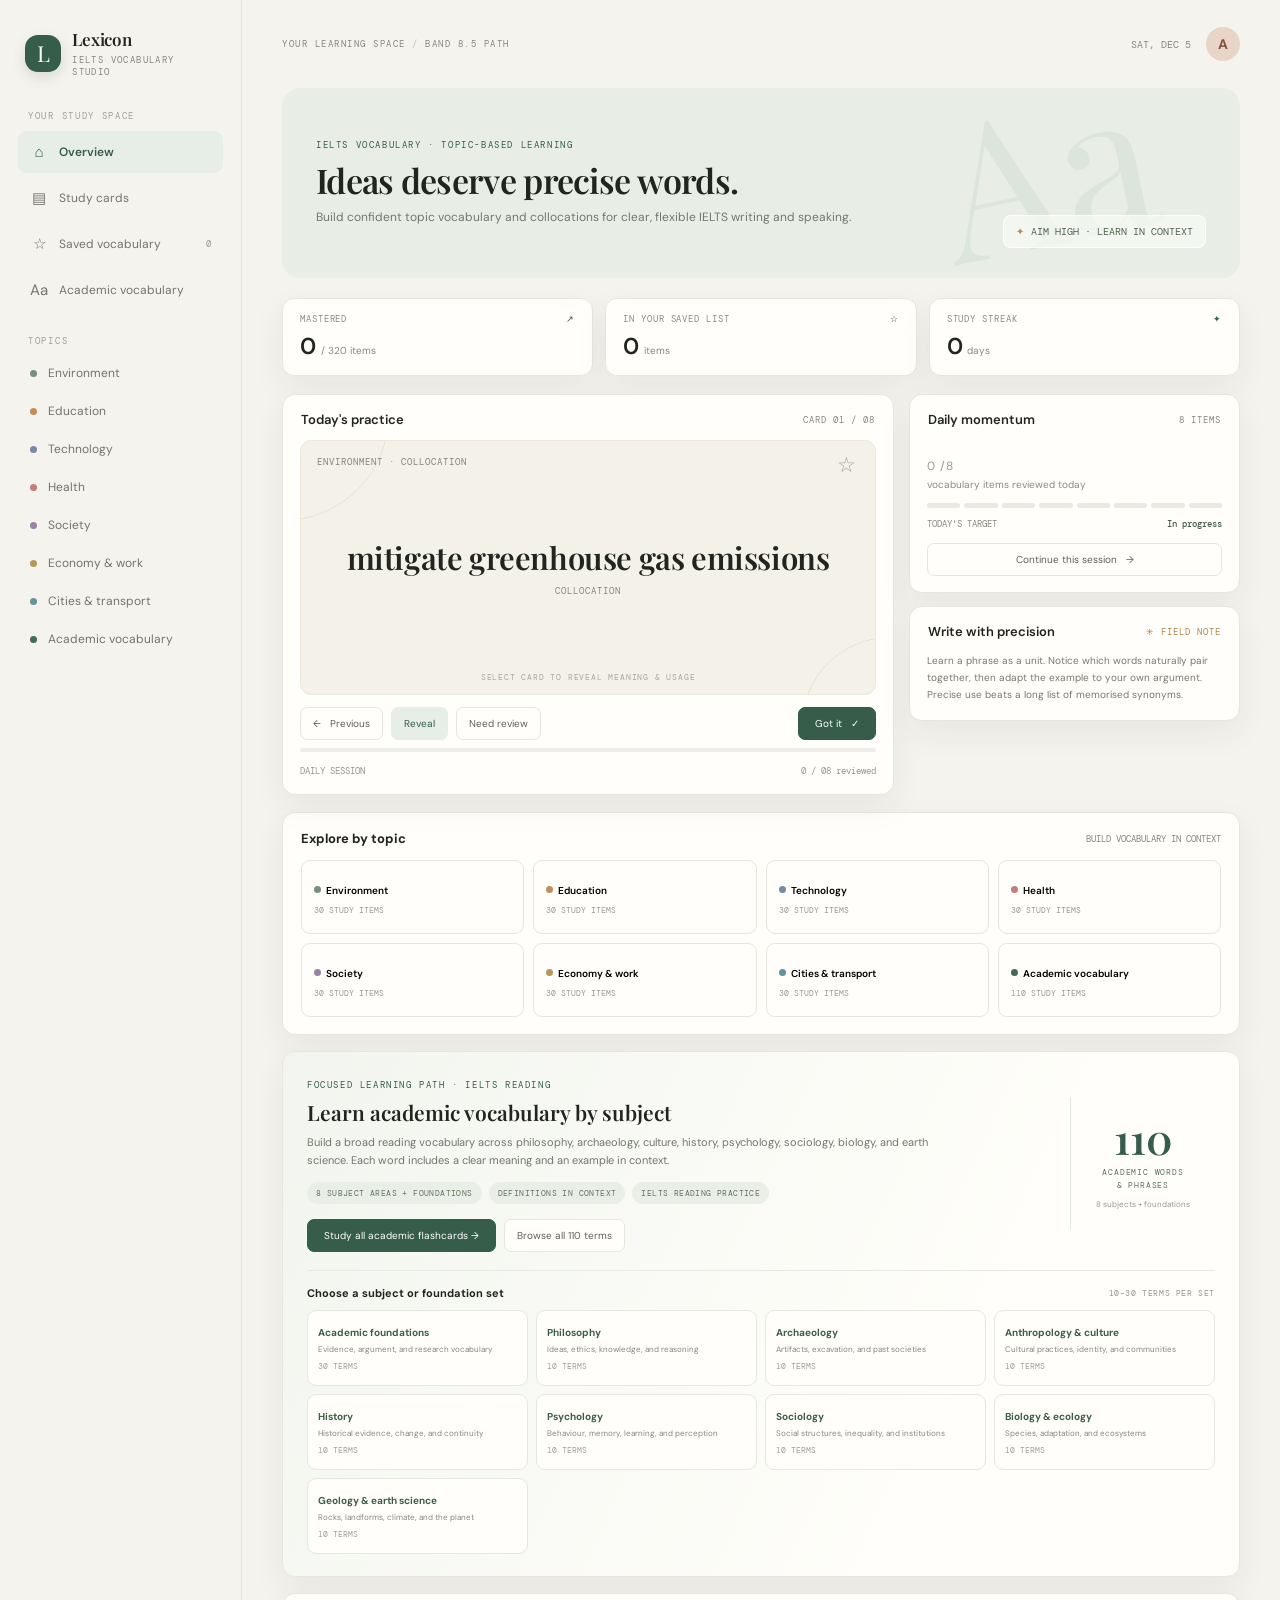
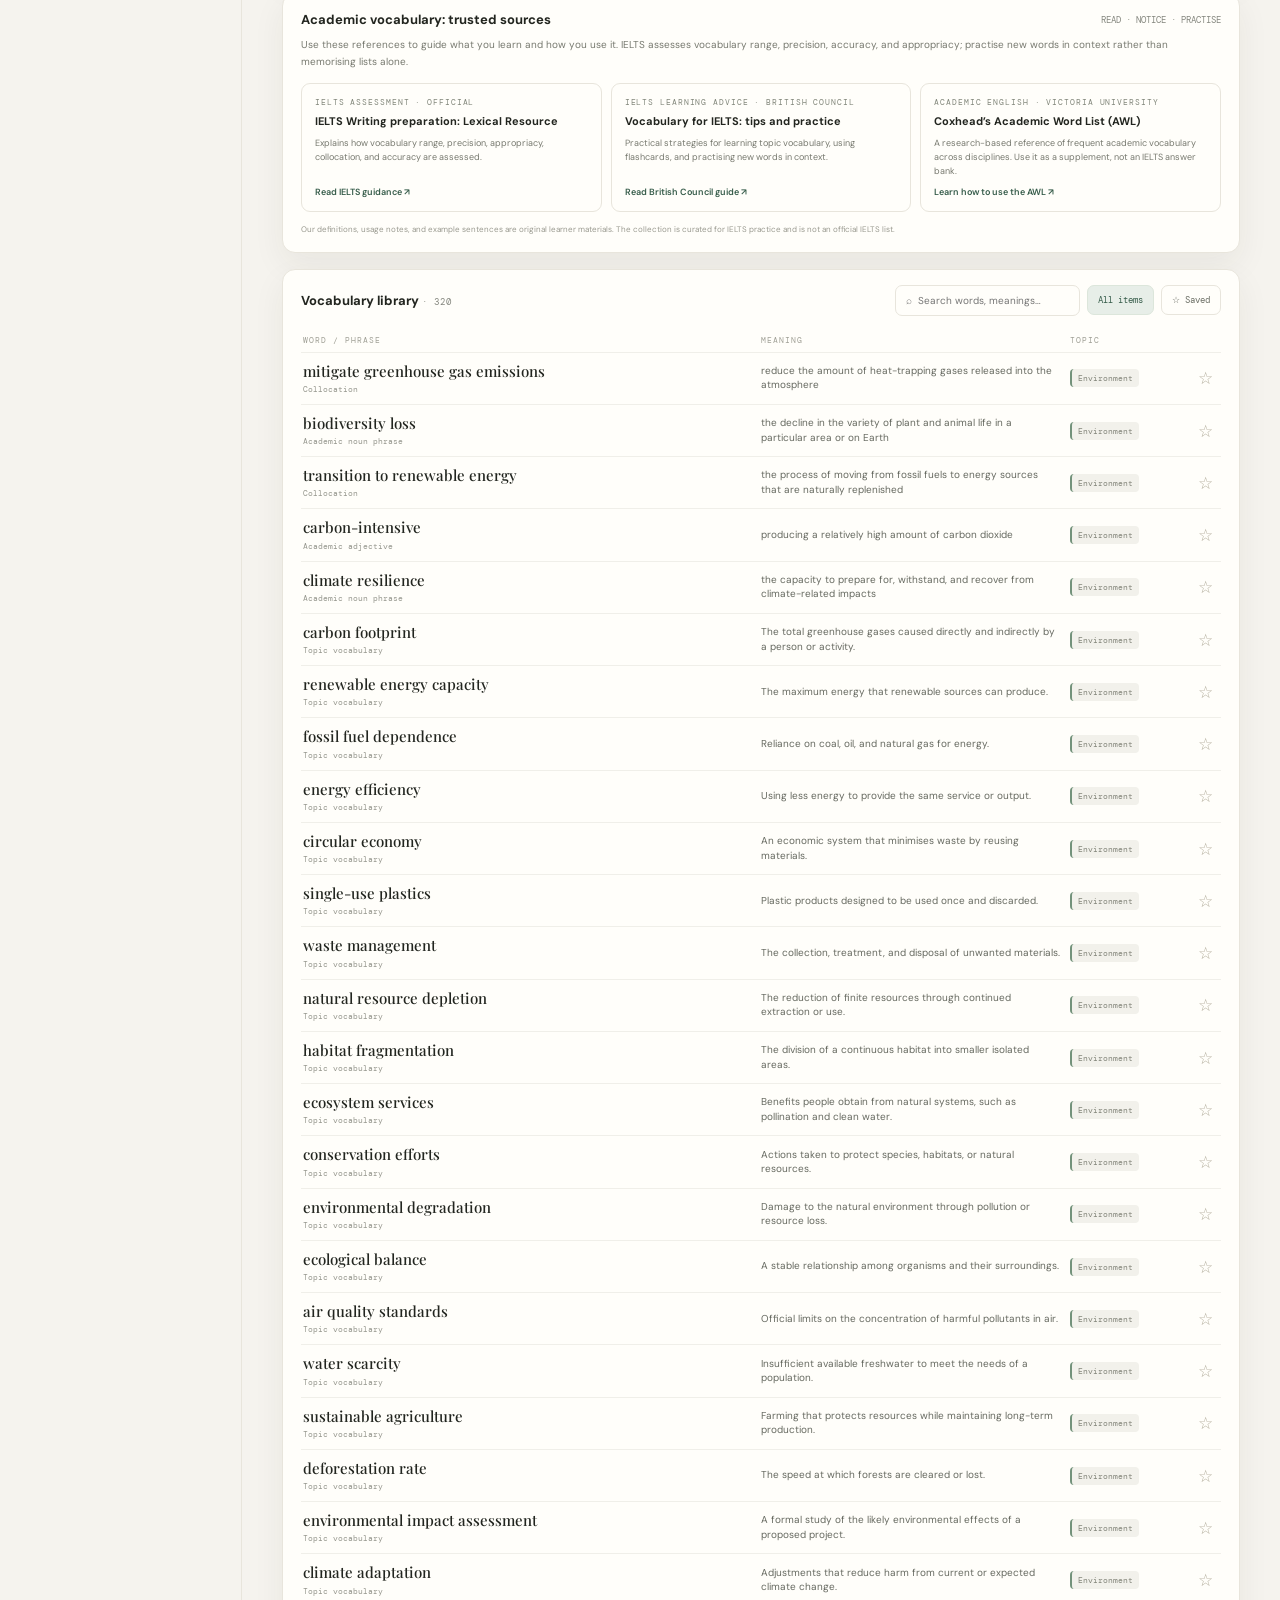
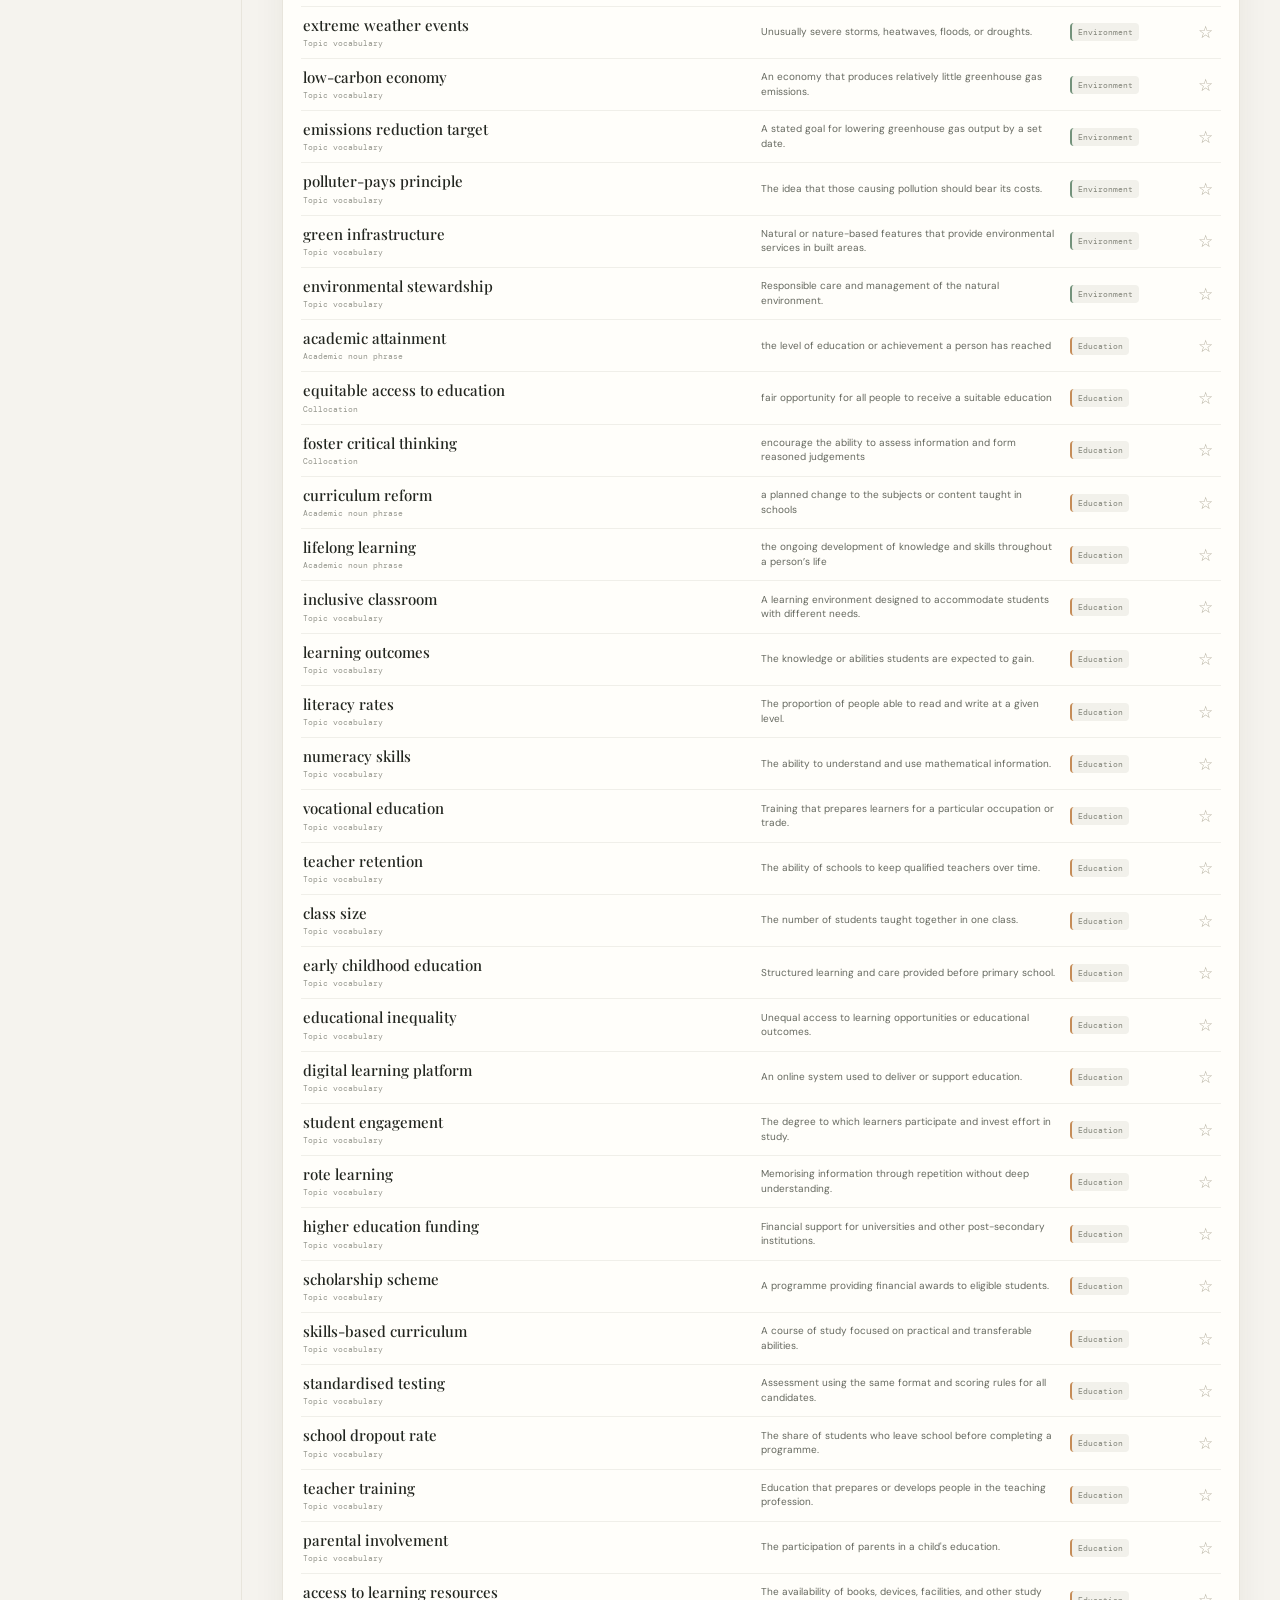
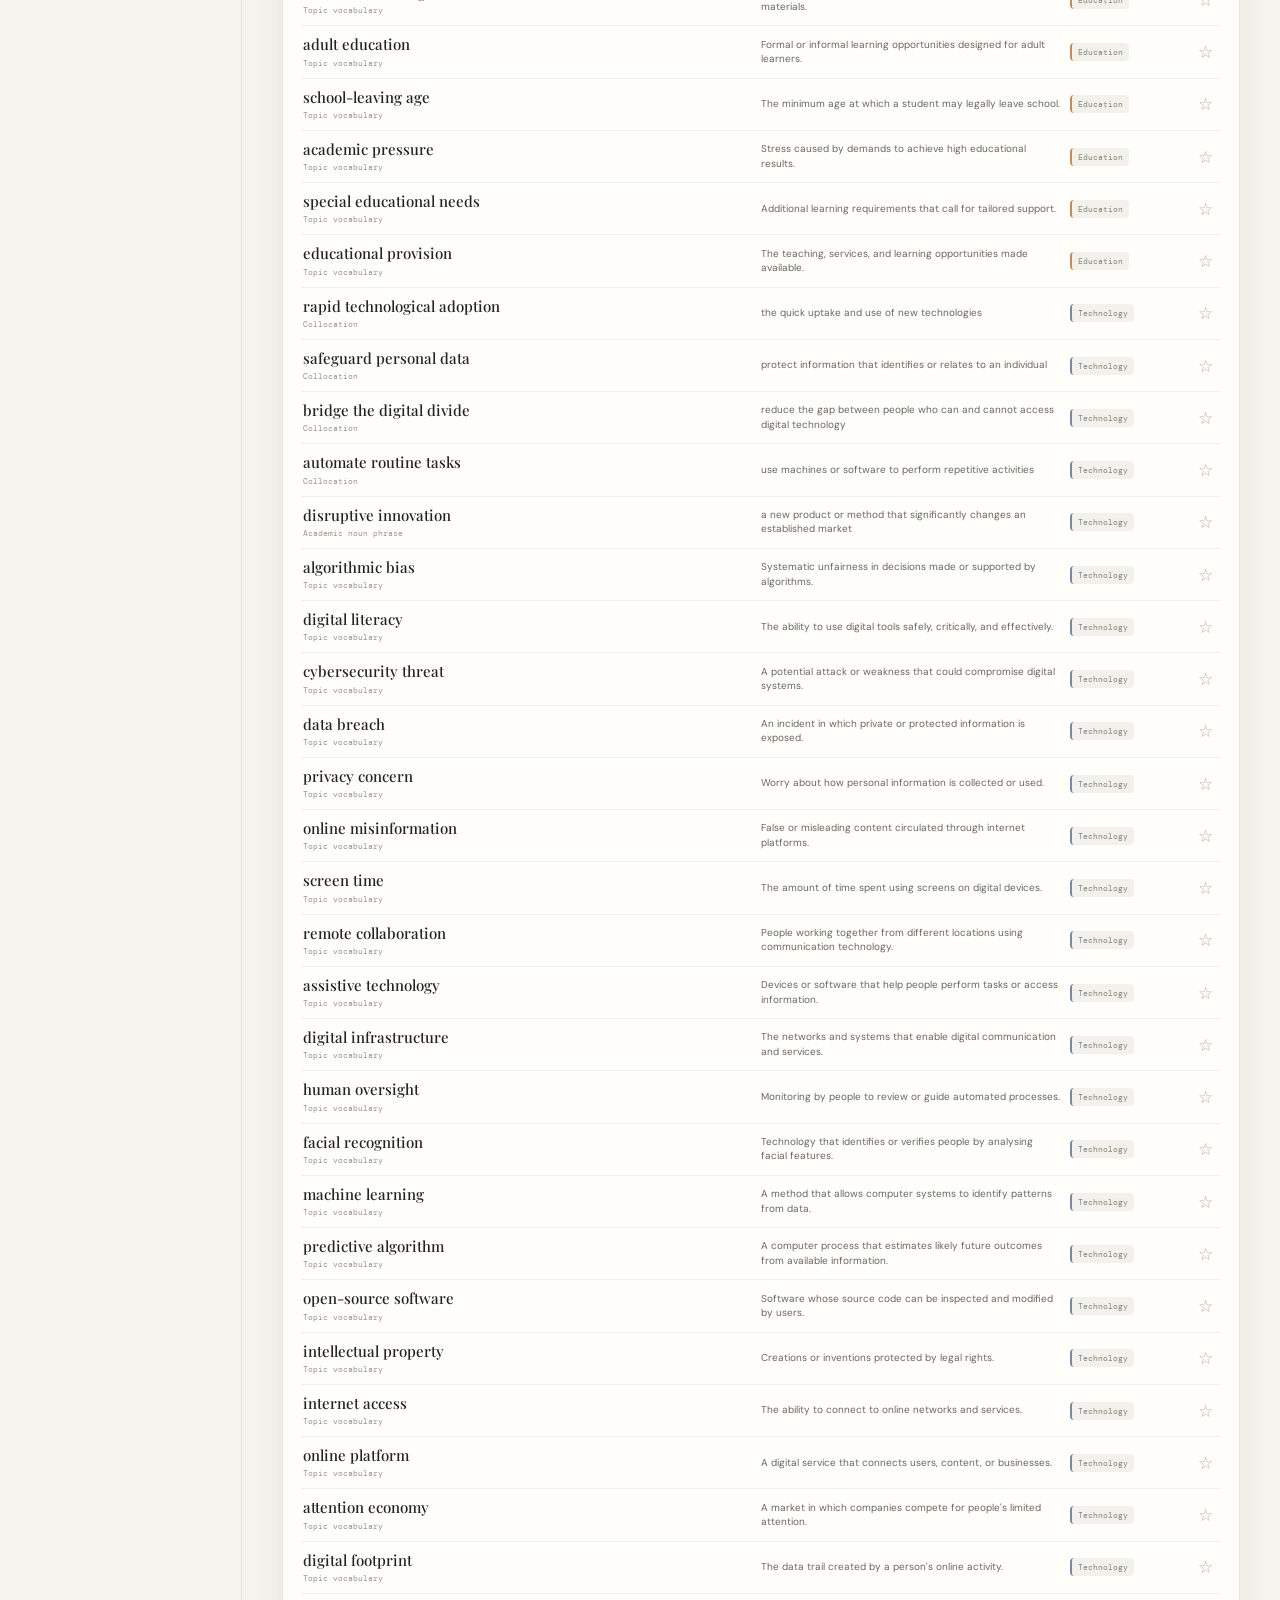
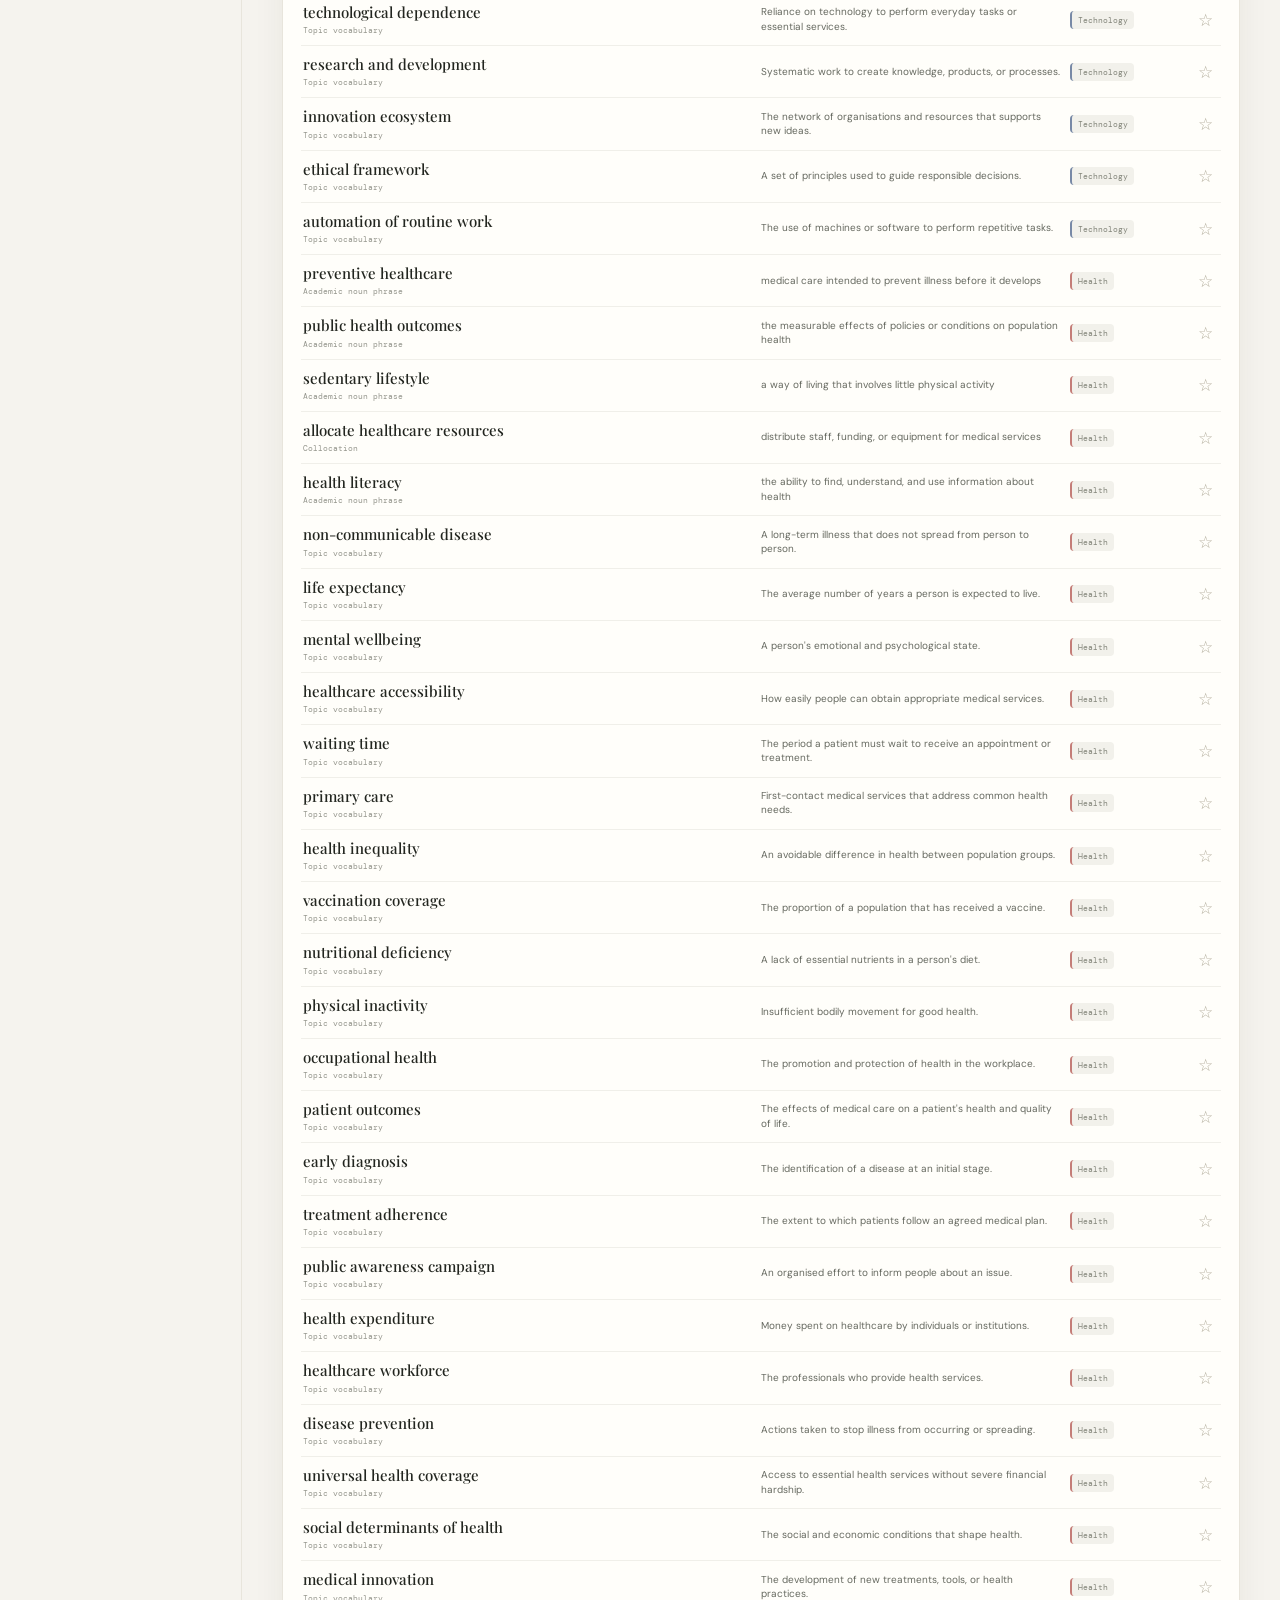
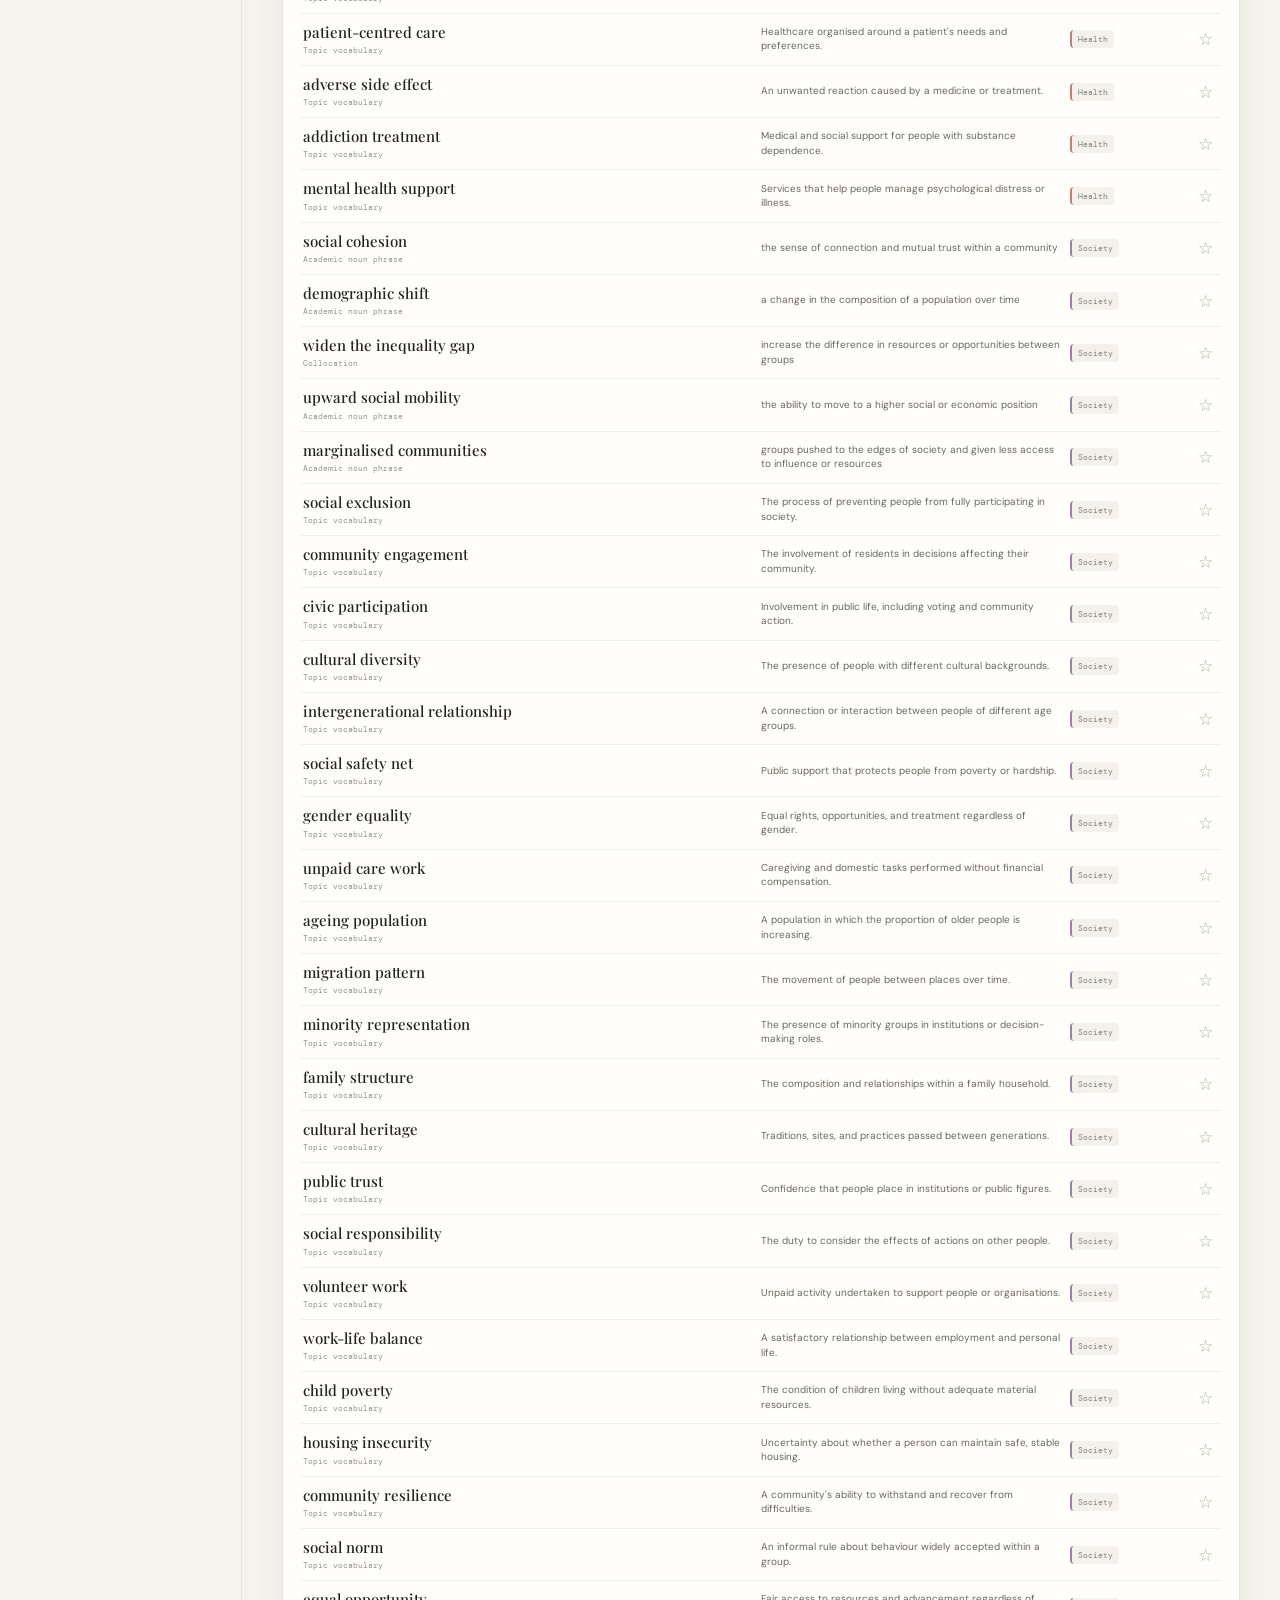
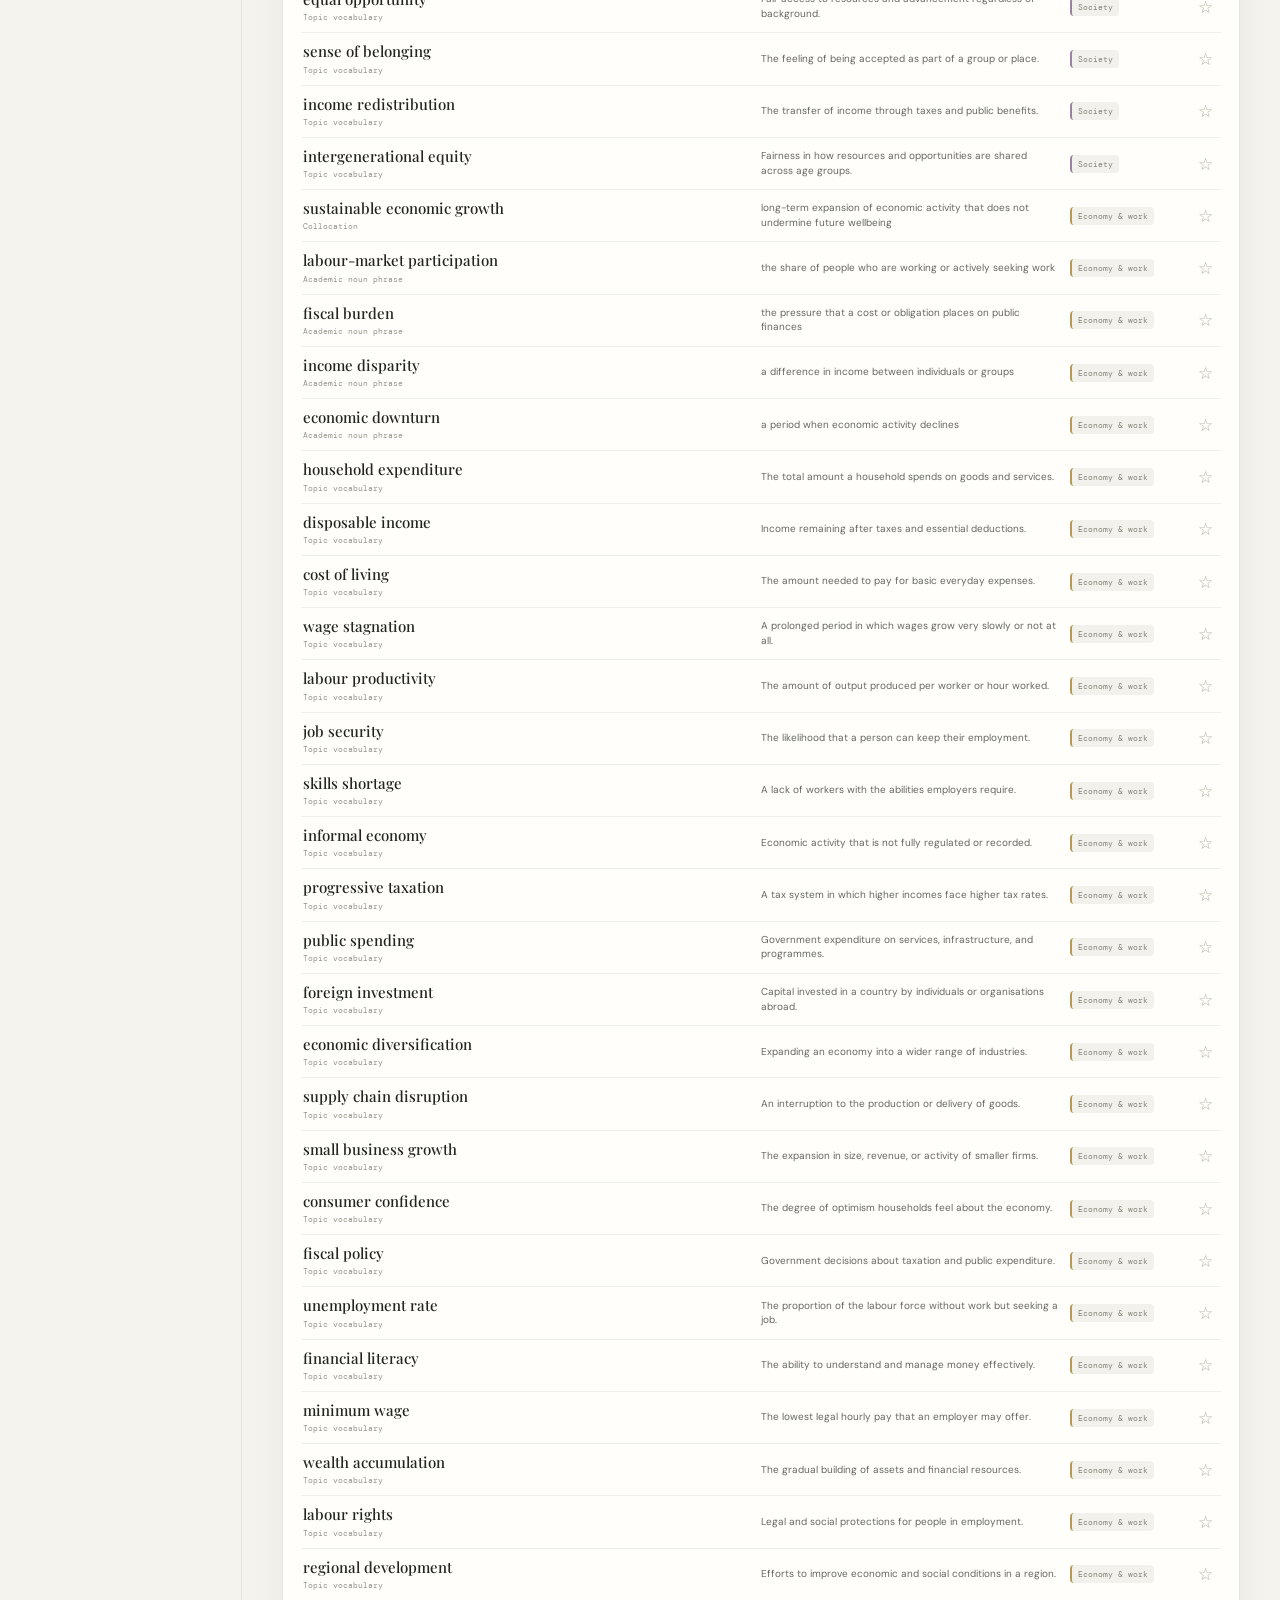
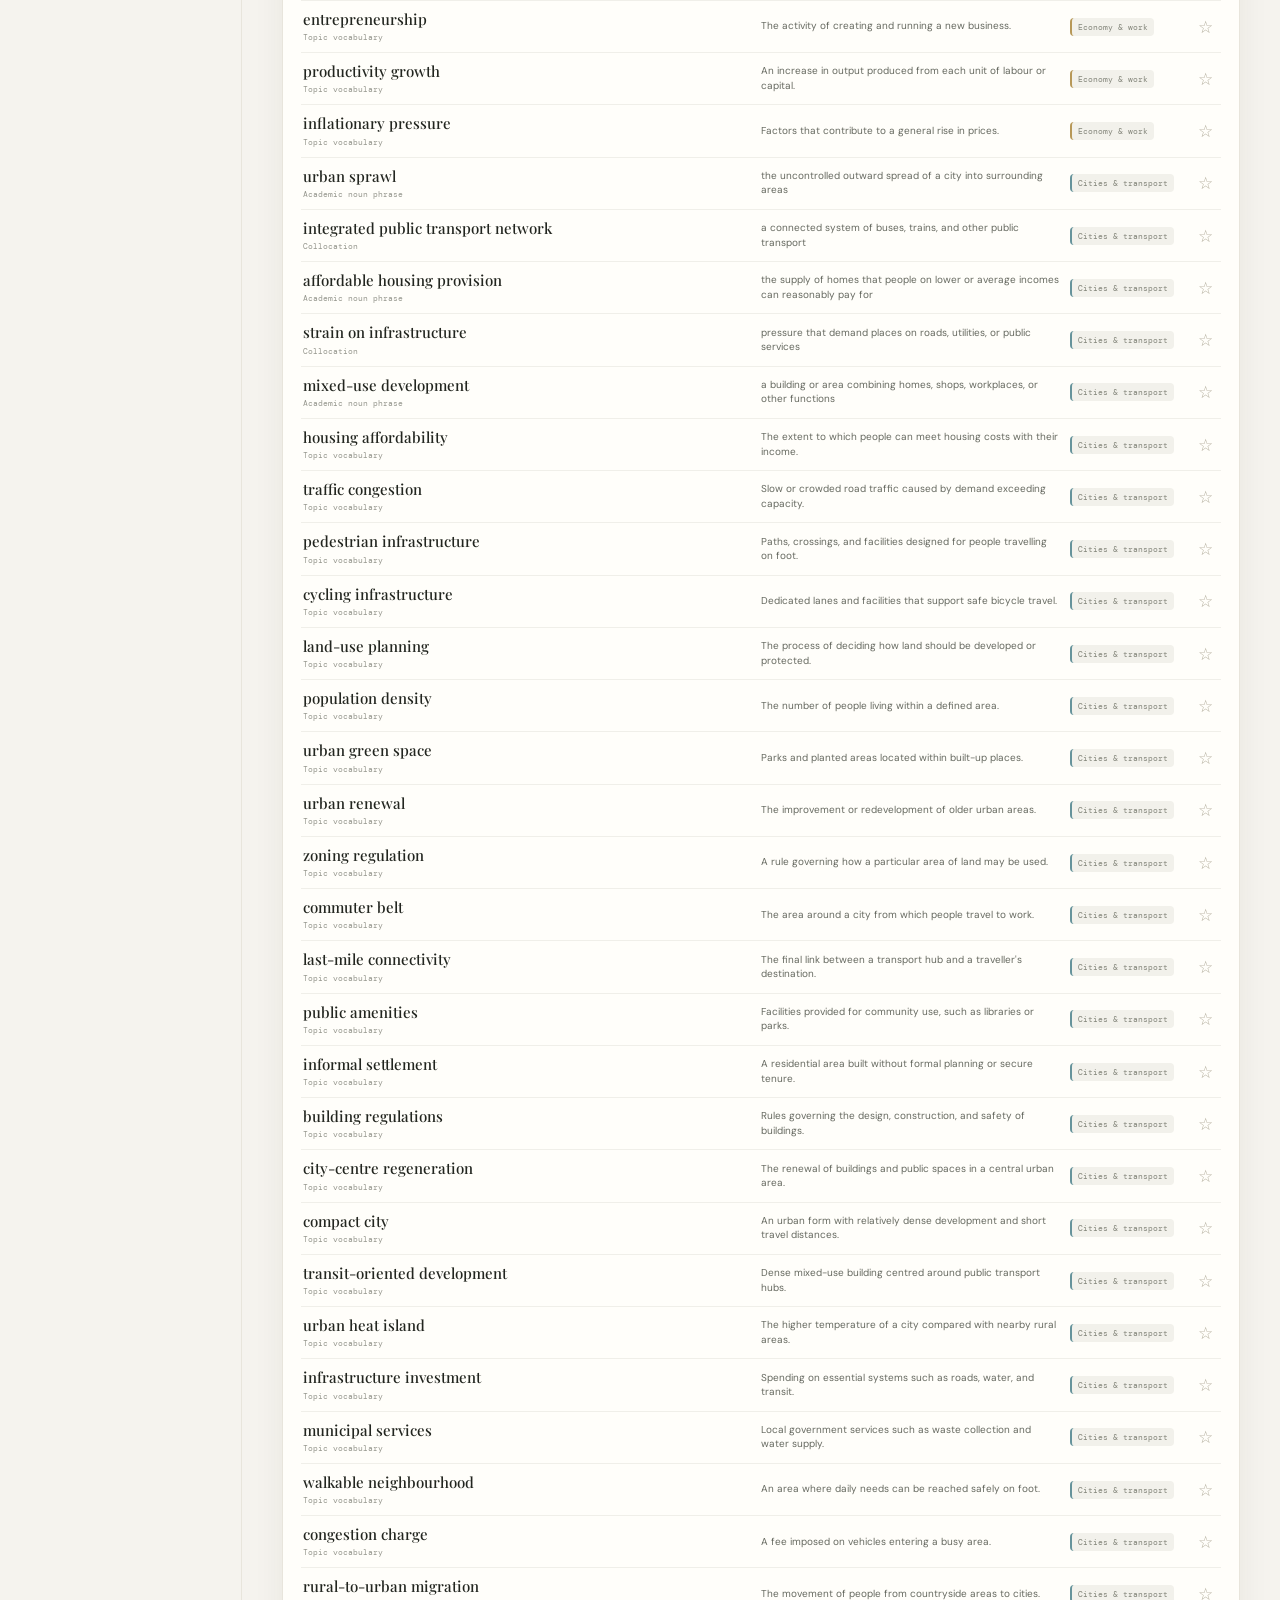
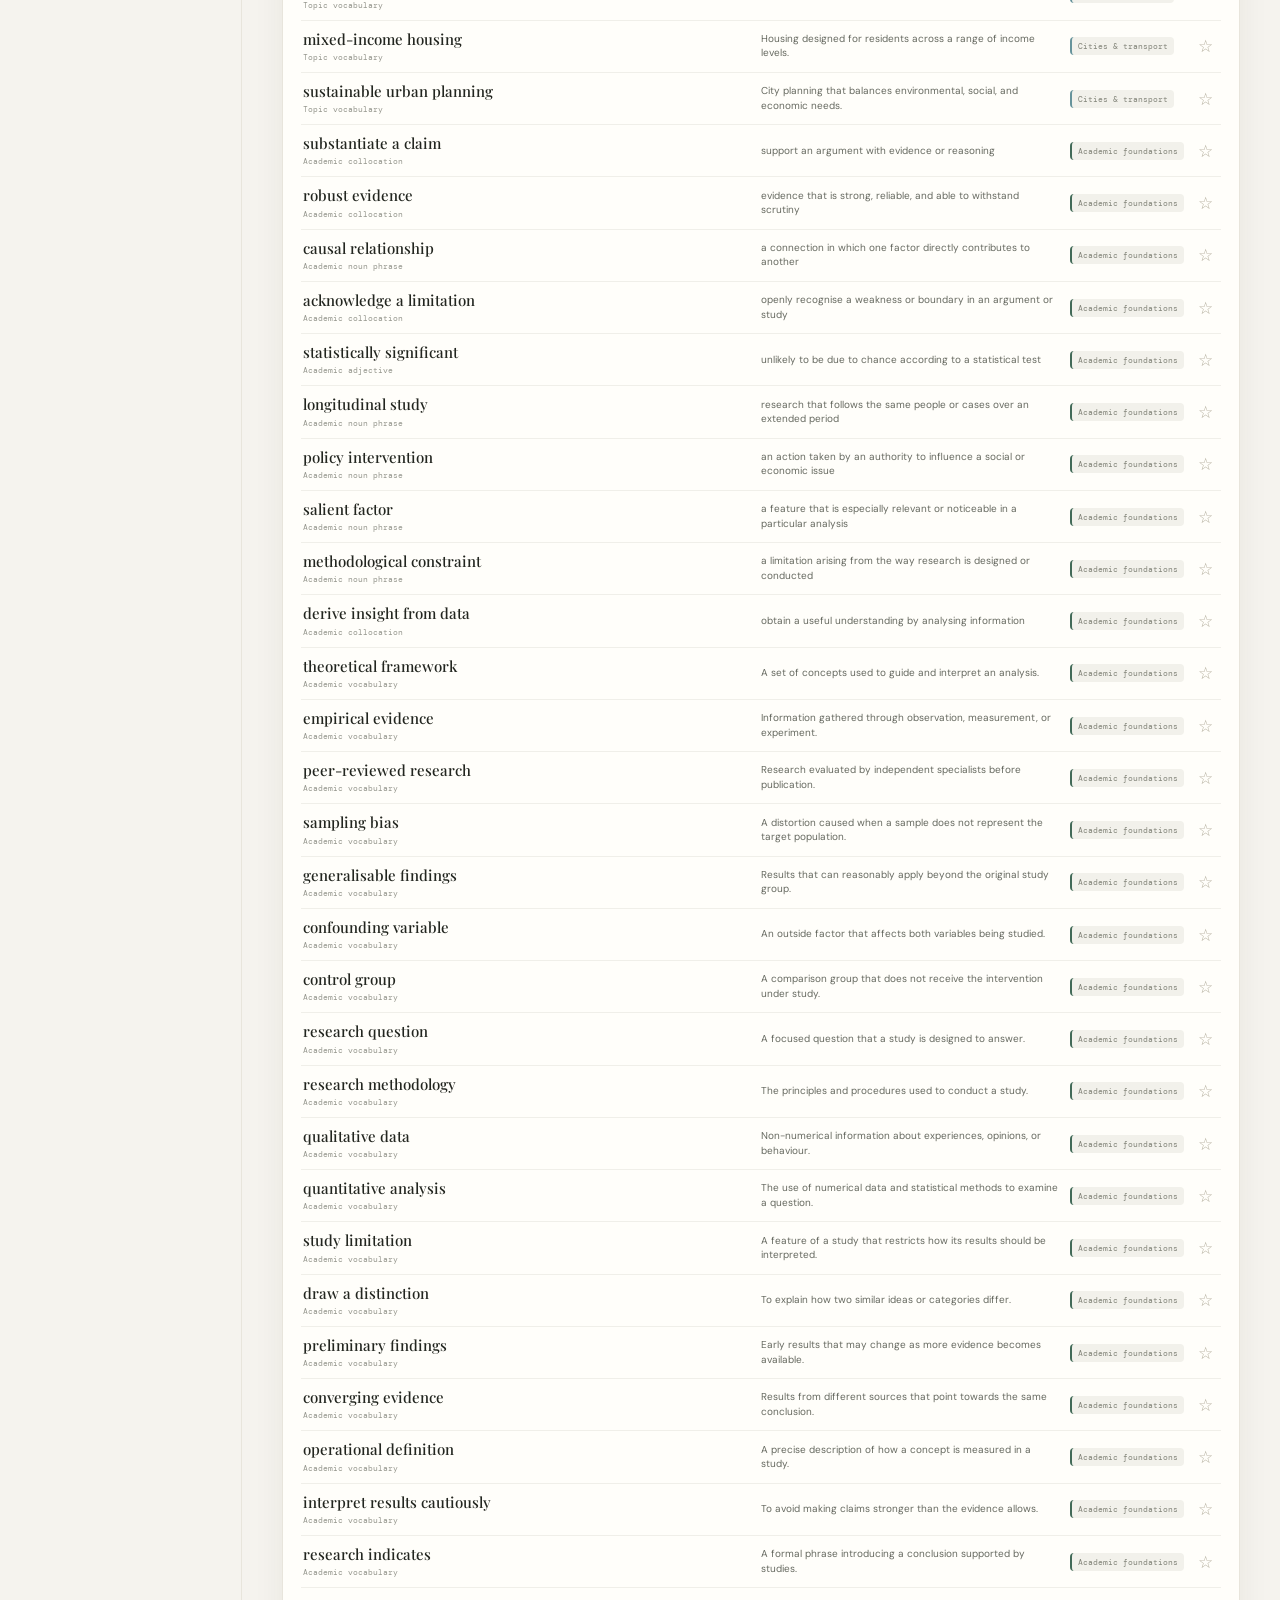
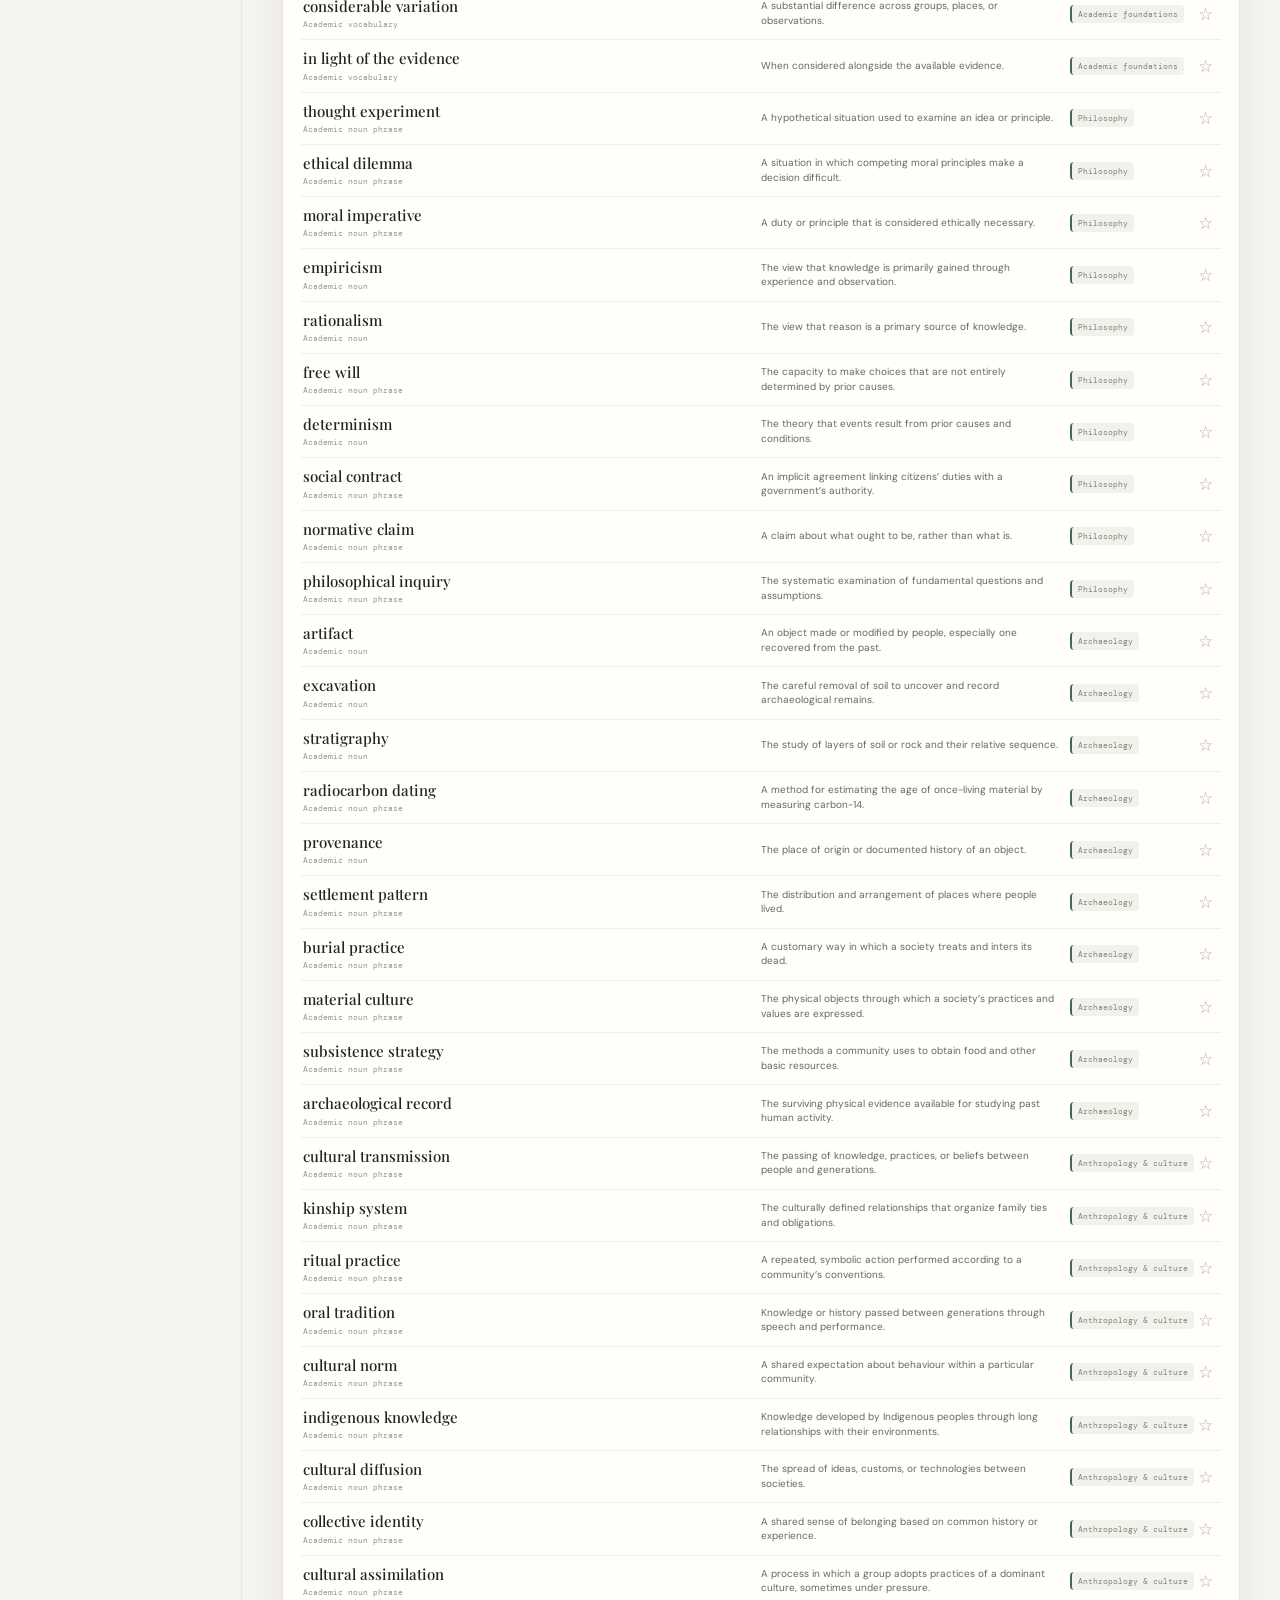
<file: IELTS Vocabulary Studio/index.html>
<!doctype html>
<html lang="en">
<head>
<meta charset="utf-8">
<meta name="viewport" content="width=device-width, initial-scale=1">
<meta name="theme-color" content="#f5f3ee">
<title>Lexicon — IELTS vocabulary for band 8.5</title>
<style>
@import url('https://fonts.googleapis.com/css2?family=DM+Mono:wght@400;500&family=DM+Sans:wght@400;500;600;700&family=Playfair+Display:wght@500;600;700&display=swap');
:root{--paper:#f5f3ee;--card:#fffefa;--ink:#22251f;--muted:#85877f;--line:#e8e5dc;--green:#365c4a;--green-soft:#e7eee8;--orange:#d77b52;--yellow:#f1c96b;--purple:#766a89;--shadow:0 12px 32px #2b302310}*{box-sizing:border-box}body{margin:0;background:var(--paper);color:var(--ink);font:14px 'DM Sans',sans-serif}button,input{font:inherit}button{cursor:pointer}.app{max-width:1440px;margin:auto;min-height:100vh;display:grid;grid-template-columns:242px 1fr}.side{padding:28px 18px 22px;border-right:1px solid var(--line);display:flex;flex-direction:column;gap:32px}.brand{display:flex;align-items:center;gap:11px;padding:0 7px}.brand-mark{width:37px;height:37px;border-radius:13px;background:var(--green);color:white;display:grid;place-items:center;font:22px 'Playfair Display';box-shadow:0 5px 14px #365c4a28}.brand-title{font:600 17px 'Playfair Display';letter-spacing:-.2px}.brand-sub{font:9px 'DM Mono';letter-spacing:1.4px;color:var(--muted);margin:4px 0 0}.nav-label{font:9px 'DM Mono';letter-spacing:1.7px;color:#a09f96;margin:0 10px 9px}.nav{display:grid;gap:4px}.nav button{border:0;background:none;color:#72756d;padding:11px 12px;border-radius:9px;text-align:left;display:flex;align-items:center;gap:11px;font-size:12px}.nav button:hover{background:#eeede7}.nav button.active{background:var(--green-soft);color:var(--green);font-weight:600}.nav-icon{width:18px;text-align:center;font-size:15px}.nav-count{margin-left:auto;font:9px 'DM Mono';color:#969990}.topic-nav{margin-top:24px}.topic-nav button{padding-top:9px;padding-bottom:9px}.topic-dot{width:7px;height:7px;border-radius:50%;background:var(--dot,#9aa889)}.side-bottom{margin-top:auto}.aim-card{background:#ede8de;border-radius:13px;padding:15px}.aim-top{display:flex;justify-content:space-between;align-items:center;font:9px 'DM Mono';letter-spacing:1.1px;color:#827b6e}.aim-score{font:600 28px 'Playfair Display';margin:10px 0 2px}.aim-score small{font:11px 'DM Sans';color:#827b6e}.aim-card p{color:#827b6e;font-size:10px;line-height:1.55;margin:0}.main{padding:27px 40px 58px;max-width:1240px;width:100%;margin:0 auto}.topbar{display:flex;justify-content:space-between;align-items:center;margin-bottom:27px}.crumb{font:9px 'DM Mono';letter-spacing:1.5px;color:var(--muted);text-transform:uppercase}.top-right{display:flex;gap:15px;align-items:center}.date{font:10px 'DM Mono';color:var(--muted)}.profile{width:34px;height:34px;border-radius:50%;background:#e9d5c7;color:#80533d;display:grid;place-items:center;font-weight:700}.hero{position:relative;overflow:hidden;border-radius:18px;background:#e8eee6;padding:30px 34px;margin-bottom:20px;min-height:190px;display:flex;align-items:center;justify-content:space-between}.hero:after{content:'Aa';position:absolute;right:88px;top:-49px;font:190px 'Playfair Display';color:#dce5dc;transform:rotate(-12deg);pointer-events:none}.hero-copy{position:relative;z-index:1;max-width:610px}.eyebrow{font:9px 'DM Mono';letter-spacing:1.6px;color:var(--green);text-transform:uppercase}.hero h1{font:600 34px/1.13 'Playfair Display';letter-spacing:-.7px;margin:10px 0 9px}.hero p{margin:0;color:#70786f;font-size:12px;line-height:1.6}.hero-meta{position:relative;z-index:1;align-self:flex-end;display:flex;align-items:center;gap:7px;background:#f8faf6b8;border:1px solid #ffffffb8;padding:9px 12px;border-radius:8px;color:#526451;font:10px 'DM Mono'}.spark{color:#bd8752}.stats{display:grid;grid-template-columns:repeat(3,1fr);gap:12px;margin-bottom:18px}.stat{background:var(--card);border:1px solid var(--line);border-radius:12px;padding:14px 17px;box-shadow:var(--shadow)}.stat-label{display:flex;justify-content:space-between;color:#8a8b82;font:9px 'DM Mono';letter-spacing:.9px}.stat-label span:last-child{color:var(--green)}.stat-number{font-size:23px;font-weight:600;letter-spacing:-.7px;margin-top:6px}.stat-number small{font-size:10px;font-weight:400;color:var(--muted);letter-spacing:0}.workgrid{display:grid;grid-template-columns:minmax(0,1.48fr) minmax(238px,.8fr);gap:15px}.panel{background:var(--card);border:1px solid var(--line);border-radius:13px;box-shadow:var(--shadow)}.panel-head{padding:16px 18px 12px;display:flex;justify-content:space-between;align-items:center}.panel-head h2{font-size:13px;margin:0;font-weight:600}.overline{font:9px 'DM Mono';color:var(--muted);letter-spacing:1px}.study{padding:0 17px 17px}.flashcard{position:relative;min-height:255px;border-radius:11px;background:#f4f1e8;border:1px solid #ece7d9;display:flex;flex-direction:column;align-items:center;justify-content:center;overflow:hidden;cursor:pointer;text-align:center;padding:35px 26px 34px;transition:background .2s}.flashcard:before,.flashcard:after{content:'';position:absolute;border:1px solid #e8e1d1;border-radius:50%;pointer-events:none}.flashcard:before{width:210px;height:210px;left:-124px;top:-132px}.flashcard:after{width:174px;height:174px;right:-103px;bottom:-119px}.card-category{position:absolute;top:15px;left:16px;color:#818477;font:9px 'DM Mono';letter-spacing:1px;text-transform:uppercase}.save-card{position:absolute;top:9px;right:13px;border:0;background:transparent;color:#aaa28f;font-size:21px;z-index:2}.save-card.saved{color:#c4912d}.term{font:600 31px/1.2 'Playfair Display';letter-spacing:-.4px;position:relative;z-index:1}.term-type{font:9px 'DM Mono';letter-spacing:1px;text-transform:uppercase;color:#858879;margin-top:9px;position:relative;z-index:1}.definition{display:none;font-size:13px;font-weight:600;margin-top:18px;max-width:540px;line-height:1.5;position:relative;z-index:1}.usage{display:none;color:#77796f;font-size:11px;margin-top:8px;line-height:1.55;max-width:520px;position:relative;z-index:1}.example{display:none;font:italic 12px/1.6 'Playfair Display';color:#526451;margin-top:12px;max-width:550px;position:relative;z-index:1}.flashcard.revealed .definition,.flashcard.revealed .usage,.flashcard.revealed .example{display:block}.tap-note{position:absolute;bottom:12px;color:#aaa99e;font:8px 'DM Mono';letter-spacing:.8px}.controls{display:flex;align-items:center;gap:8px;margin-top:12px}.btn{border:1px solid var(--line);background:var(--card);padding:9px 12px;border-radius:7px;color:#5d6259;font-size:10px}.btn:hover{border-color:#c6d1c4;color:var(--green)}.btn.primary{margin-left:auto;background:var(--green);color:#fff;border-color:var(--green);padding:9px 16px}.btn.primary:hover{background:#294c3b}.btn.soft{background:var(--green-soft);border-color:var(--green-soft);color:var(--green)}.session-progress{display:flex;justify-content:space-between;color:#95978e;font:9px 'DM Mono';margin-top:13px}.progress{height:4px;background:#eeeee8;border-radius:6px;margin-top:8px;overflow:hidden}.progress div{height:100%;background:#77927c;width:0;transition:width .3s}.rightcol{display:flex;flex-direction:column;gap:13px}.daily-body{padding:0 17px 16px}.daily-count{font:600 28px 'Playfair Display';letter-spacing:-1px}.daily-count span{font:12px 'DM Sans';color:#9a9a90}.daily-body>p{font-size:10px;color:#898b81;margin:1px 0 12px}.daily-segments{display:flex;gap:4px;margin:12px 0 10px}.daily-segments i{height:5px;border-radius:5px;background:#e9e9e2;flex:1}.daily-segments i.done{background:#7e9b81}.daily-foot{display:flex;justify-content:space-between;font:9px 'DM Mono';color:#898b81}.daily-foot b{font-weight:500;color:#485b49}.daily-body .btn{width:100%;margin-top:13px}.tip-body{padding:0 17px 17px;color:#77796f;font-size:10px;line-height:1.7}.tip-label{font:9px 'DM Mono';letter-spacing:1px;color:#b1834d}.topic-section{margin-top:17px;padding:17px 18px}.section-title{display:flex;align-items:center;justify-content:space-between;margin-bottom:13px}.section-title h2{font-size:13px;margin:0}.section-title span{font:9px 'DM Mono';color:var(--muted)}.topic-grid{display:grid;grid-template-columns:repeat(4,1fr);gap:9px}.topic-tile{border:1px solid var(--line);border-radius:9px;padding:12px 12px 11px;text-align:left;background:#fffefa;min-height:74px;transition:.15s}.topic-tile:hover,.topic-tile.selected{border-color:#9db19d;background:#f2f6f1}.tile-dot{width:7px;height:7px;display:inline-block;border-radius:50%;background:var(--dot);margin-right:5px;vertical-align:1px}.tile-title{font-size:10px;font-weight:600;line-height:1.3}.tile-count{display:block;color:#98998f;font:8px 'DM Mono';margin-top:7px}.vocab-panel{margin-top:16px}.vocab-head{display:flex;justify-content:space-between;align-items:center;padding:15px 18px 12px;gap:12px}.vocab-head h2{font-size:13px;margin:0;white-space:nowrap}.vocab-tools{display:flex;align-items:center;gap:7px}.search{width:185px;border:1px solid var(--line);background:#fffefa;border-radius:7px;padding:8px 10px;font-size:10px;outline:none}.search:focus{border-color:#96aa96}.filter-btn{border:1px solid var(--line);background:transparent;border-radius:7px;padding:8px 10px;color:#6d7067;font:9px 'DM Mono';white-space:nowrap}.filter-btn.active{background:var(--green-soft);border-color:#dce6db;color:var(--green)}.word-table{padding:0 18px 9px}.word-row{display:grid;grid-template-columns:minmax(180px,1.5fr) minmax(130px,1fr) 112px 28px;align-items:center;gap:9px;padding:10px 2px;border-top:1px solid #f0efe9;font-size:10px}.word-row.header{border-top:0;color:#a0a096;font:8px 'DM Mono';letter-spacing:1px;text-transform:uppercase;padding:7px 2px}.word-name{font:500 15px 'Playfair Display';line-height:1.15}.word-kind{font:8px 'DM Mono';color:#96978e;margin-top:4px}.word-meaning{color:#666960;line-height:1.45}.topic-pill{background:#f2f1eb;border-radius:4px;padding:4px 6px;color:#83857a;width:max-content;font:8px 'DM Mono'}.row-save{border:0;background:none;color:#b5b09f;font-size:17px;padding:0}.row-save.saved{color:#c4912d}.empty{padding:28px;text-align:center;color:var(--muted);font-size:11px}.footer{padding:9px 18px 14px;color:#a09f95;font:8px 'DM Mono';display:flex;justify-content:space-between}.toast{position:fixed;bottom:23px;left:50%;transform:translate(-50%,15px);background:#263e31;color:white;border-radius:8px;padding:10px 15px;font-size:11px;opacity:0;pointer-events:none;transition:.2s;z-index:9}.toast.show{opacity:1;transform:translate(-50%,0)}
@media(max-width:980px){.app{grid-template-columns:72px 1fr}.side{padding:24px 12px;align-items:center}.brand{padding:0}.brand-title,.brand-sub,.nav-label,.nav button .nav-text,.nav-count,.topic-nav,.aim-card{display:none}.nav button{justify-content:center;width:44px;height:42px;padding:0}.main{padding:24px}.workgrid{grid-template-columns:1fr}.rightcol{display:grid;grid-template-columns:1fr 1fr}.topic-grid{grid-template-columns:repeat(4,1fr)}}
@media(max-width:620px){.app{display:block}.side{height:58px;border-right:0;border-bottom:1px solid var(--line);flex-direction:row;justify-content:space-between;padding:9px 13px}.brand{display:flex}.nav{display:flex;gap:2px}.nav button{width:39px;height:38px}.nav button:nth-child(n+3){display:none}.main{padding:19px 13px 38px}.topbar{margin-bottom:17px}.date{display:none}.hero{padding:24px 20px;min-height:176px}.hero h1{font-size:28px;max-width:270px}.hero p{max-width:260px;font-size:11px}.hero:after{right:-13px;font-size:150px}.hero-meta{position:absolute;right:13px;bottom:13px;font-size:8px}.stats{gap:7px}.stat{padding:12px 10px}.stat-label{font-size:7px;letter-spacing:.3px}.stat-number{font-size:19px}.stat-number small{font-size:8px}.flashcard{min-height:238px;padding-left:16px;padding-right:16px}.term{font-size:27px}.rightcol{display:flex}.topic-grid{grid-template-columns:repeat(2,1fr)}.vocab-head{align-items:flex-start;flex-direction:column}.vocab-tools{width:100%;gap:5px}.search{flex:1;min-width:0;width:auto}.filter-btn{padding:8px 7px;font-size:8px}.word-table{padding:0 10px 8px}.word-row{grid-template-columns:minmax(105px,1.15fr) minmax(85px,1fr) 75px 22px;gap:5px}.word-name{font-size:13px}.word-meaning{font-size:9px}.topic-pill{font-size:7px;padding:4px}.footer{padding-left:11px;padding-right:11px}}
</style>
<style>
.sources-section{margin-top:16px;padding:17px 18px}.sources-intro{font-size:10px;color:#77796f;line-height:1.65;margin:-4px 0 13px}.source-grid{display:grid;grid-template-columns:repeat(3,minmax(0,1fr));gap:9px}.source-card{border:1px solid var(--line);background:#fffefa;border-radius:9px;padding:13px;display:flex;flex-direction:column;gap:7px;min-height:126px}.source-kind{font:8px 'DM Mono';letter-spacing:.9px;text-transform:uppercase;color:#82877b}.source-card h3{font-size:11px;line-height:1.4;margin:0}.source-card p{font-size:9px;line-height:1.55;color:#77796f;margin:0}.source-card a{font-size:9px;color:var(--green);font-weight:600;text-decoration:none;margin-top:auto}.source-card a:hover{text-decoration:underline}.source-note{font-size:8px;color:#99998f;margin:11px 0 0;line-height:1.5}@media(max-width:620px){.source-grid{grid-template-columns:1fr}.source-card{min-height:0}.sources-section{padding:15px}}
</style>
<style>
.academic-path{margin-top:16px;padding:22px 24px;display:grid;grid-template-columns:minmax(0,1fr) 145px;align-items:center;gap:18px;background:linear-gradient(115deg,#f2f5ef,#fffefa 70%)}.academic-copy{grid-column:1;grid-row:1;max-width:690px}.academic-copy h2{font:600 21px/1.2 'Playfair Display';margin:8px 0}.academic-copy p{font-size:11px;line-height:1.65;color:#72766d;margin:0;max-width:650px}.academic-tags{display:flex;flex-wrap:wrap;gap:7px;margin-top:13px}.academic-tags span{font:8px 'DM Mono';letter-spacing:.4px;color:#64745f;background:#e9efe7;border-radius:20px;padding:6px 9px}.academic-actions{display:flex;flex-wrap:wrap;gap:8px;margin-top:15px}.academic-actions .btn.primary{margin-left:0}.academic-count{grid-column:2;grid-row:1;min-height:133px;border-left:1px solid #e1e8df;display:flex;flex-direction:column;align-items:center;justify-content:center;color:#60725f;text-align:center}.academic-count strong{font:600 42px/1 'Playfair Display';color:var(--green)}.academic-count span{font:8px/1.6 'DM Mono';letter-spacing:.8px;margin-top:7px}.academic-count small{font-size:8px;color:#98998f;margin-top:7px}.academic-subjects{grid-column:1/-1;border-top:1px solid #e5e9e1;padding-top:15px}.subject-heading{display:flex;justify-content:space-between;align-items:center;margin-bottom:10px}.subject-heading h3{margin:0;font-size:11px}.subject-heading span{font:8px 'DM Mono';color:#93958b;letter-spacing:.6px}.subject-grid{display:grid;grid-template-columns:repeat(4,minmax(0,1fr));gap:8px}.subject-card{border:1px solid #e4e8df;border-radius:9px;background:#fffefa;text-align:left;padding:10px;min-height:76px;transition:.15s}.subject-card:hover,.subject-card.selected{border-color:#92a88f;background:#f4f7f2}.subject-card strong{display:block;font-size:10px;line-height:1.3;color:#3f5e48}.subject-card span{display:block;font-size:8px;color:#85877e;line-height:1.45;margin-top:5px}.subject-card small{display:block;font:8px 'DM Mono';color:#a09f96;margin-top:6px}@media(max-width:980px){.subject-grid{grid-template-columns:repeat(3,minmax(0,1fr))}}@media(max-width:620px){.academic-path{padding:18px;grid-template-columns:1fr}.academic-copy,.academic-count,.academic-subjects{grid-column:1;grid-row:auto}.academic-count{display:none}.academic-copy h2{font-size:19px}.academic-actions{flex-direction:column;align-items:stretch}.academic-actions .btn{width:100%;margin:0}.subject-grid{grid-template-columns:repeat(2,minmax(0,1fr))}.nav button[data-view="academic"]{display:flex}}
</style>
</head>
<body>
<div class="app">
<aside class="side">
 <div class="brand"><div class="brand-mark">L</div><div><div class="brand-title">Lexicon</div><div class="brand-sub">IELTS VOCABULARY STUDIO</div></div></div>
 <div><div class="nav-label">YOUR STUDY SPACE</div><nav class="nav" id="mainNav">
  <button class="active" data-view="all"><span class="nav-icon">⌂</span><span class="nav-text">Overview</span></button>
  <button data-view="study"><span class="nav-icon">▤</span><span class="nav-text">Study cards</span></button>
  <button data-view="saved"><span class="nav-icon">☆</span><span class="nav-text">Saved vocabulary</span><span class="nav-count" id="savedCountNav">0</span></button>
  <button data-view="academic"><span class="nav-icon">Aa</span><span class="nav-text">Academic vocabulary</span></button>
 </nav>
 <div class="topic-nav"><div class="nav-label">TOPICS</div><nav class="nav" id="topicNav"></nav></div>
 </div>
 <div class="side-bottom"><div class="aim-card"><div class="aim-top"><span>YOUR TARGET</span><span>✦</span></div><div class="aim-score">8.5 <small>/ IELTS band</small></div><p>Build range, precision, and natural academic phrasing one topic at a time.</p></div></div>
</aside>
<main class="main">
 <div class="topbar"><div class="crumb">YOUR LEARNING SPACE <span style="color:#c5c2b8"> / </span> BAND 8.5 PATH</div><div class="top-right"><span class="date" id="date"></span><div class="profile">A</div></div></div>
 <section class="hero"><div class="hero-copy"><div class="eyebrow">IELTS VOCABULARY · TOPIC-BASED LEARNING</div><h1 id="heroTitle">Ideas deserve precise words.</h1><p id="heroSub">Build confident topic vocabulary and collocations for clear, flexible IELTS writing and speaking.</p></div><div class="hero-meta"><span class="spark">✦</span> AIM HIGH · LEARN IN CONTEXT</div></section>
 <section class="stats"><div class="stat"><div class="stat-label"><span>MASTERED</span><span>↗</span></div><div class="stat-number" id="masteredStat">0 <small>/ 240 items</small></div></div><div class="stat"><div class="stat-label"><span>IN YOUR SAVED LIST</span><span>☆</span></div><div class="stat-number" id="savedStat">0 <small>items</small></div></div><div class="stat"><div class="stat-label"><span>STUDY STREAK</span><span>✦</span></div><div class="stat-number"><span id="streakStat">0</span> <small>days</small></div></div></section>
 <div class="workgrid">
  <section class="panel" id="studyPanel"><div class="panel-head"><h2>Today's practice</h2><span class="overline" id="cardNumber">CARD 01 / 08</span></div><div class="study"><div class="flashcard" id="flashcard" role="button" tabindex="0" aria-label="Reveal vocabulary meaning"><div class="card-category" id="cardCategory">ENVIRONMENT · COLLOCATION</div><button class="save-card" id="saveCard" aria-label="Save vocabulary item">☆</button><div class="term" id="cardTerm">mitigate greenhouse gas emissions</div><div class="term-type" id="cardType">COLLOCATION</div><div class="definition" id="cardDefinition"></div><div class="usage" id="cardUsage"></div><div class="example" id="cardExample"></div><div class="tap-note" id="tapNote">SELECT CARD TO REVEAL MEANING & USAGE</div></div><div class="controls"><button class="btn" id="prevBtn">← &nbsp; Previous</button><button class="btn soft" id="revealBtn">Reveal</button><button class="btn" id="reviewBtn">Need review</button><button class="btn primary" id="knownBtn">Got it &nbsp; ✓</button></div><div class="progress"><div></div></div><div class="session-progress"><span>DAILY SESSION</span><span id="sessionProgressLabel">0 / 8 reviewed</span></div></div></section>
  <div class="rightcol"><section class="panel"><div class="panel-head"><h2>Daily momentum</h2><span class="overline">8 ITEMS</span></div><div class="daily-body"><div class="daily-count"><span id="todayCount">0</span> <span>/ 8</span></div><p>vocabulary items reviewed today</p><div class="daily-segments" id="dailySegments"></div><div class="daily-foot"><span>TODAY'S TARGET</span><b id="dailyStatus">In progress</b></div><button class="btn" id="continueBtn">Continue this session &nbsp; →</button></div></section><section class="panel"><div class="panel-head"><h2>Write with precision</h2><span class="tip-label">✳ FIELD NOTE</span></div><div class="tip-body">Learn a phrase as a unit. Notice which words naturally pair together, then adapt the example to your own argument. Precise use beats a long list of memorised synonyms.</div></section></div>
 </div>
 <section class="panel topic-section"><div class="section-title"><h2>Explore by topic</h2><span>BUILD VOCABULARY IN CONTEXT</span></div><div class="topic-grid" id="topicGrid"></div></section>
 <section class="panel academic-path" id="academicSection" aria-labelledby="academicTitle"><div class="academic-copy"><span class="eyebrow">FOCUSED LEARNING PATH · IELTS READING</span><h2 id="academicTitle">Learn academic vocabulary by subject</h2><p>Build a broad reading vocabulary across philosophy, archaeology, culture, history, psychology, sociology, biology, and earth science. Each word includes a clear meaning and an example in context.</p><div class="academic-tags"><span>8 SUBJECT AREAS + FOUNDATIONS</span><span>DEFINITIONS IN CONTEXT</span><span>IELTS READING PRACTICE</span></div><div class="academic-actions"><button class="btn primary" id="academicStudyBtn">Study all academic flashcards <span aria-hidden="true">→</span></button><button class="btn" id="academicBrowseBtn">Browse all <span id="academicBrowseCount">110</span> terms</button></div></div><div class="academic-count"><strong id="academicTotal">110</strong><span>ACADEMIC WORDS<br>&amp; PHRASES</span><small>8 subjects + foundations</small></div><div class="academic-subjects"><div class="subject-heading"><h3>Choose a subject or foundation set</h3><span>10–30 TERMS PER SET</span></div><div class="subject-grid" id="academicDomains"></div></div></section>
 <section class="panel sources-section" aria-labelledby="sourcesTitle"><div class="section-title"><h2 id="sourcesTitle">Academic vocabulary: trusted sources</h2><span>READ · NOTICE · PRACTISE</span></div><p class="sources-intro">Use these references to guide what you learn and how you use it. IELTS assesses vocabulary range, precision, accuracy, and appropriacy; practise new words in context rather than memorising lists alone.</p><div class="source-grid">
  <article class="source-card"><span class="source-kind">IELTS assessment · Official</span><h3>IELTS Writing preparation: Lexical Resource</h3><p>Explains how vocabulary range, precision, appropriacy, collocation, and accuracy are assessed.</p><a href="https://ielts.org/take-a-test/preparation-resources/writing-test-resources" target="_blank" rel="noopener noreferrer">Read IELTS guidance ↗</a></article>
  <article class="source-card"><span class="source-kind">IELTS learning advice · British Council</span><h3>Vocabulary for IELTS: tips and practice</h3><p>Practical strategies for learning topic vocabulary, using flashcards, and practising new words in context.</p><a href="https://takeielts.britishcouncil.org/blog/vocabulary-for-ielts" target="_blank" rel="noopener noreferrer">Read British Council guide ↗</a></article>
  <article class="source-card"><span class="source-kind">Academic English · Victoria University</span><h3>Coxhead’s Academic Word List (AWL)</h3><p>A research-based reference of frequent academic vocabulary across disciplines. Use it as a supplement, not an IELTS answer bank.</p><a href="https://www.wgtn.ac.nz/lals/resources/academicwordlist/information/howto" target="_blank" rel="noopener noreferrer">Learn how to use the AWL ↗</a></article>
 </div><p class="source-note">Our definitions, usage notes, and example sentences are original learner materials. The collection is curated for IELTS practice and is not an official IELTS list.</p></section>
 <section class="panel vocab-panel" id="vocabularyPanel"><div class="vocab-head"><h2 id="listTitle">Vocabulary library <span class="overline" id="wordCount"></span></h2><div class="vocab-tools"><input class="search" id="search" type="search" placeholder="⌕  Search words, meanings…" aria-label="Search vocabulary"><button class="filter-btn active" id="allFilter">All items</button><button class="filter-btn" id="savedFilter">☆ Saved</button></div></div><div class="word-table"><div class="word-row header"><span>WORD / PHRASE</span><span>MEANING</span><span>TOPIC</span><span></span></div><div id="wordRows"></div></div><div class="footer"><span id="listFooter">IELTS 8.5 PATH · TOPIC VOCABULARY</span><span>Progress saves automatically on this device</span></div></section>
 <footer style="text-align:center;color:#a09f95;font:8px 'DM Mono';line-height:1.8;margin-top:15px">LEXICON · IELTS VOCABULARY STUDIO<br>Examples are original study prompts. Use vocabulary accurately and support claims with relevant reasoning.</footer>
</main></div><div class="toast" id="toast" role="status"></div>
<script>
const topics=[
 {id:'environment',name:'Environment',color:'#73927b',items:[
  ['mitigate greenhouse gas emissions','Collocation','reduce the amount of heat-trapping gases released into the atmosphere','Mitigate is commonly used with risks, impacts, and emissions.','Governments can mitigate greenhouse gas emissions by investing in reliable public transport.'],
  ['biodiversity loss','Academic noun phrase','the decline in the variety of plant and animal life in a particular area or on Earth','Often discussed as a consequence of habitat destruction and climate change.','Biodiversity loss can weaken ecosystems that communities depend on for food and clean water.'],
  ['transition to renewable energy','Collocation','the process of moving from fossil fuels to energy sources that are naturally replenished','Transition to is followed by a noun; renewable sources include wind and solar power.','A gradual transition to renewable energy would reduce dependence on imported fossil fuels.'],
  ['carbon-intensive','Academic adjective','producing a relatively high amount of carbon dioxide','Use to describe industries, activities, or economies.','Carbon-intensive industries may need financial support to adopt cleaner production methods.'],
  ['climate resilience','Academic noun phrase','the capacity to prepare for, withstand, and recover from climate-related impacts','Useful in discussions of adaptation, infrastructure, and vulnerable communities.','Investment in climate resilience can protect coastal communities from increasingly severe storms.']
 ]},
 {id:'education',name:'Education',color:'#c58c58',items:[
  ['academic attainment','Academic noun phrase','the level of education or achievement a person has reached','A formal alternative to educational achievement.','Early access to books can have a lasting effect on children’s academic attainment.'],
  ['equitable access to education','Collocation','fair opportunity for all people to receive a suitable education','Equitable means fair, while equal means the same; the distinction can strengthen an argument.','Public funding is essential to ensure equitable access to education in rural areas.'],
  ['foster critical thinking','Collocation','encourage the ability to assess information and form reasoned judgements','Foster also pairs naturally with creativity, independence, and collaboration.','Project-based learning can foster critical thinking more effectively than rote memorisation.'],
  ['curriculum reform','Academic noun phrase','a planned change to the subjects or content taught in schools','Often used with verbs such as introduce, implement, and undertake.','Curriculum reform should include practical skills alongside core academic subjects.'],
  ['lifelong learning','Academic noun phrase','the ongoing development of knowledge and skills throughout a person’s life','Useful when discussing changing workplaces and adult education.','Lifelong learning enables workers to adapt as industries and technologies change.']
 ]},
 {id:'technology',name:'Technology',color:'#7889a6',items:[
  ['rapid technological adoption','Collocation','the quick uptake and use of new technologies','Adoption refers to people or organisations beginning to use something.','Rapid technological adoption has transformed how small businesses reach customers.'],
  ['safeguard personal data','Collocation','protect information that identifies or relates to an individual','Safeguard is a formal alternative to protect.','Regulators should require digital platforms to safeguard personal data.'],
  ['bridge the digital divide','Collocation','reduce the gap between people who can and cannot access digital technology','Often used in relation to internet access, devices, and digital skills.','Subsidised broadband could help bridge the digital divide in remote communities.'],
  ['automate routine tasks','Collocation','use machines or software to perform repetitive activities','Automation is more likely to replace tasks than entire occupations.','Businesses can automate routine tasks while allowing staff to focus on complex decisions.'],
  ['disruptive innovation','Academic noun phrase','a new product or method that significantly changes an established market','Disruptive is not simply a synonym for useful; it implies substantial change.','Disruptive innovation can make services more affordable but may unsettle existing industries.']
 ]},
 {id:'health',name:'Health',color:'#c47d78',items:[
  ['preventive healthcare','Academic noun phrase','medical care intended to prevent illness before it develops','Commonly paired with investment, screening, and services.','Greater investment in preventive healthcare could reduce pressure on hospitals.'],
  ['public health outcomes','Academic noun phrase','the measurable effects of policies or conditions on population health','Use outcomes for results; output means the amount produced.','Clean-water programmes can improve public health outcomes at relatively low cost.'],
  ['sedentary lifestyle','Academic noun phrase','a way of living that involves little physical activity','Often linked to screen time, office work, and chronic disease.','A sedentary lifestyle is increasingly common among people who work from home.'],
  ['allocate healthcare resources','Collocation','distribute staff, funding, or equipment for medical services','Allocate is followed by a resource and often a recipient or purpose.','Governments must allocate healthcare resources according to population needs.'],
  ['health literacy','Academic noun phrase','the ability to find, understand, and use information about health','Useful for explaining why information alone may not change behaviour.','Improving health literacy can help patients make informed decisions about treatment.']
 ]},
 {id:'society',name:'Society',color:'#9a82a4',items:[
  ['social cohesion','Academic noun phrase','the sense of connection and mutual trust within a community','Often discussed alongside integration, inequality, and shared identity.','Well-designed public spaces can strengthen social cohesion across generations.'],
  ['demographic shift','Academic noun phrase','a change in the composition of a population over time','Commonly refers to age, migration, or household structure.','An ageing population is a demographic shift with major implications for social care.'],
  ['widen the inequality gap','Collocation','increase the difference in resources or opportunities between groups','Widen can pair with a gap, divide, or disparity.','Unequal access to high-quality schooling may widen the inequality gap.'],
  ['upward social mobility','Academic noun phrase','the ability to move to a higher social or economic position','Often discussed in relation to education and employment.','Affordable higher education can promote upward social mobility.'],
  ['marginalised communities','Academic noun phrase','groups pushed to the edges of society and given less access to influence or resources','Use with care and specify the relevant barrier or context.','Local services should be designed in consultation with marginalised communities.']
 ]},
 {id:'economy',name:'Economy & work',color:'#b79858',items:[
  ['sustainable economic growth','Collocation','long-term expansion of economic activity that does not undermine future wellbeing','Sustainable can refer to environmental, social, or fiscal durability.','Sustainable economic growth depends on productivity as well as responsible resource use.'],
  ['labour-market participation','Academic noun phrase','the share of people who are working or actively seeking work','A useful formal phrase for employment statistics and policy.','Flexible childcare can increase labour-market participation among parents.'],
  ['fiscal burden','Academic noun phrase','the pressure that a cost or obligation places on public finances','Often paired with reduce, ease, or place on.','Rising pension costs may create a substantial fiscal burden for governments.'],
  ['income disparity','Academic noun phrase','a difference in income between individuals or groups','Disparity is formal and commonly modified by widening or persistent.','A persistent income disparity can limit access to housing and education.'],
  ['economic downturn','Academic noun phrase','a period when economic activity declines','A downturn is less severe and less specific than a recession.','During an economic downturn, temporary wage support can protect vulnerable households.']
 ]},
 {id:'urban',name:'Cities & transport',color:'#66939b',items:[
  ['urban sprawl','Academic noun phrase','the uncontrolled outward spread of a city into surrounding areas','Often associated with car dependence and loss of farmland.','Urban sprawl can increase commuting times and place pressure on local ecosystems.'],
  ['integrated public transport network','Collocation','a connected system of buses, trains, and other public transport','Integrated suggests that different services work together.','An integrated public transport network makes it easier to travel without a car.'],
  ['affordable housing provision','Academic noun phrase','the supply of homes that people on lower or average incomes can reasonably pay for','Provision means the act or process of supplying something.','Affordable housing provision should keep pace with population growth.'],
  ['strain on infrastructure','Collocation','pressure that demand places on roads, utilities, or public services','Usually follows put, place, or impose.','Rapid population growth can put a strain on infrastructure.'],
  ['mixed-use development','Academic noun phrase','a building or area combining homes, shops, workplaces, or other functions','Useful in discussions of walkable neighbourhood design.','Mixed-use development can reduce the need for long daily journeys.']
 ]},
 {id:'academic',name:'Academic vocabulary',color:'#426a58',items:[
  ['substantiate a claim','Academic collocation','support an argument with evidence or reasoning','Substantiate is more precise than say or show when discussing evidence.','Writers should substantiate a claim with relevant data rather than anecdotal examples.'],
  ['robust evidence','Academic collocation','evidence that is strong, reliable, and able to withstand scrutiny','Often paired with provide, present, or be supported by.','There is robust evidence that early intervention improves literacy outcomes.'],
  ['causal relationship','Academic noun phrase','a connection in which one factor directly contributes to another','Do not assume correlation proves causation; the distinction adds precision.','The study identifies a correlation, but it does not establish a causal relationship.'],
  ['acknowledge a limitation','Academic collocation','openly recognise a weakness or boundary in an argument or study','A concession can make an academic argument more credible.','Any analysis of the survey should acknowledge its small sample size as a limitation.'],
  ['statistically significant','Academic adjective','unlikely to be due to chance according to a statistical test','This does not necessarily mean a result is important in practical terms.','The difference between the two groups was statistically significant but relatively small.'],
  ['longitudinal study','Academic noun phrase','research that follows the same people or cases over an extended period','Contrast with a cross-sectional study, which examines one point in time.','A longitudinal study can reveal how early habits influence adult health.'],
  ['policy intervention','Academic noun phrase','an action taken by an authority to influence a social or economic issue','Intervention may be targeted, effective, or unintended.','A targeted policy intervention may be needed to address regional disparities.'],
  ['salient factor','Academic noun phrase','a feature that is especially relevant or noticeable in a particular analysis','Formal alternative to important factor; use when relevance is context-specific.','Cost is a salient factor in households’ decisions about public transport.'],
  ['methodological constraint','Academic noun phrase','a limitation arising from the way research is designed or conducted','Useful when qualifying evidence and explaining uncertainty.','The findings should be interpreted cautiously given the methodological constraints.'],
  ['derive insight from data','Academic collocation','obtain a useful understanding by analysing information','Derive from means obtain from a source or process.','Researchers can derive insight from data collected across several regions.']
 ]}
];
const extraEntries={
environment:`carbon footprint|The total greenhouse gases caused directly and indirectly by a person or activity.|Choosing rail over air travel can substantially reduce an individual's carbon footprint.
renewable energy capacity|The maximum energy that renewable sources can produce.|New offshore wind farms will expand the country's renewable energy capacity.
fossil fuel dependence|Reliance on coal, oil, and natural gas for energy.|Fossil fuel dependence leaves many economies vulnerable to volatile global prices.
energy efficiency|Using less energy to provide the same service or output.|Better insulation can improve energy efficiency without reducing household comfort.
circular economy|An economic system that minimises waste by reusing materials.|A circular economy keeps valuable materials in use for longer.
single-use plastics|Plastic products designed to be used once and discarded.|Restrictions on single-use plastics have encouraged businesses to adopt reusable packaging.
waste management|The collection, treatment, and disposal of unwanted materials.|Effective waste management combines prevention, recycling, and safe disposal.
natural resource depletion|The reduction of finite resources through continued extraction or use.|Rapid consumption is accelerating the depletion of natural resources.
habitat fragmentation|The division of a continuous habitat into smaller isolated areas.|Road construction can cause habitat fragmentation and restrict wildlife movement.
ecosystem services|Benefits people obtain from natural systems, such as pollination and clean water.|Wetlands provide ecosystem services that are difficult and costly to replace.
conservation efforts|Actions taken to protect species, habitats, or natural resources.|Conservation efforts are most effective when local residents are involved.
environmental degradation|Damage to the natural environment through pollution or resource loss.|Unchecked mining can lead to severe environmental degradation.
ecological balance|A stable relationship among organisms and their surroundings.|Removing a predator can disturb the ecological balance of an entire region.
air quality standards|Official limits on the concentration of harmful pollutants in air.|Stricter air quality standards could reduce pollution-related illness in cities.
water scarcity|Insufficient available freshwater to meet the needs of a population.|Water scarcity is intensifying as demand rises and rainfall becomes less predictable.
sustainable agriculture|Farming that protects resources while maintaining long-term production.|Sustainable agriculture can preserve soil fertility while supporting rural livelihoods.
deforestation rate|The speed at which forests are cleared or lost.|Satellite monitoring can help authorities track the deforestation rate.
environmental impact assessment|A formal study of the likely environmental effects of a proposed project.|An environmental impact assessment should precede major infrastructure construction.
climate adaptation|Adjustments that reduce harm from current or expected climate change.|Climate adaptation includes strengthening flood defences and revising building codes.
extreme weather events|Unusually severe storms, heatwaves, floods, or droughts.|Extreme weather events can disrupt food production and damage critical infrastructure.
low-carbon economy|An economy that produces relatively little greenhouse gas emissions.|Investment in clean transport is essential to a low-carbon economy.
emissions reduction target|A stated goal for lowering greenhouse gas output by a set date.|The government introduced an ambitious emissions reduction target for 2040.
polluter-pays principle|The idea that those causing pollution should bear its costs.|Applying the polluter-pays principle can discourage firms from shifting cleanup costs to the public.
green infrastructure|Natural or nature-based features that provide environmental services in built areas.|Green infrastructure such as urban trees can absorb rainwater and reduce heat.
environmental stewardship|Responsible care and management of the natural environment.|Environmental stewardship requires businesses to consider impacts beyond short-term profit.`,
education:`inclusive classroom|A learning environment designed to accommodate students with different needs.|An inclusive classroom gives learners multiple ways to participate and demonstrate understanding.
learning outcomes|The knowledge or abilities students are expected to gain.|Clear learning outcomes help teachers assess whether a course is effective.
literacy rates|The proportion of people able to read and write at a given level.|Adult literacy rates often improve when community classes are widely available.
numeracy skills|The ability to understand and use mathematical information.|Strong numeracy skills help people make informed financial decisions.
vocational education|Training that prepares learners for a particular occupation or trade.|Vocational education can provide a direct route into skilled employment.
teacher retention|The ability of schools to keep qualified teachers over time.|Competitive pay and professional support can improve teacher retention.
class size|The number of students taught together in one class.|Smaller class size can give teachers more time to support individual learners.
early childhood education|Structured learning and care provided before primary school.|Affordable early childhood education can narrow gaps before formal schooling begins.
educational inequality|Unequal access to learning opportunities or educational outcomes.|Educational inequality may persist when school quality depends on family income.
digital learning platform|An online system used to deliver or support education.|A reliable digital learning platform can extend courses to remote students.
student engagement|The degree to which learners participate and invest effort in study.|Interactive lessons can increase student engagement in large classes.
rote learning|Memorising information through repetition without deep understanding.|Rote learning may help recall facts but does little to develop analysis.
higher education funding|Financial support for universities and other post-secondary institutions.|Stable higher education funding allows universities to plan long-term research.
scholarship scheme|A programme providing financial awards to eligible students.|A targeted scholarship scheme can help talented students from low-income families.
skills-based curriculum|A course of study focused on practical and transferable abilities.|A skills-based curriculum can prepare graduates for changing workplace demands.
standardised testing|Assessment using the same format and scoring rules for all candidates.|Standardised testing makes comparison easier but may narrow classroom teaching.
school dropout rate|The share of students who leave school before completing a programme.|Flexible support services can help reduce the school dropout rate.
teacher training|Education that prepares or develops people in the teaching profession.|Ongoing teacher training helps staff use new teaching methods effectively.
parental involvement|The participation of parents in a child's education.|Regular communication can strengthen parental involvement in school life.
access to learning resources|The availability of books, devices, facilities, and other study materials.|Unequal access to learning resources can widen achievement gaps.
adult education|Formal or informal learning opportunities designed for adult learners.|Adult education enables workers to update their skills later in life.
school-leaving age|The minimum age at which a student may legally leave school.|Raising the school-leaving age can increase qualifications but requires adequate support.
academic pressure|Stress caused by demands to achieve high educational results.|Excessive academic pressure can undermine students' wellbeing and motivation.
special educational needs|Additional learning requirements that call for tailored support.|Schools need trained staff to meet a range of special educational needs.
educational provision|The teaching, services, and learning opportunities made available.|Rural communities may receive less educational provision than urban centres.`,
technology:`algorithmic bias|Systematic unfairness in decisions made or supported by algorithms.|Poorly representative data can reproduce algorithmic bias in recruitment software.
digital literacy|The ability to use digital tools safely, critically, and effectively.|Digital literacy is essential for evaluating information found online.
cybersecurity threat|A potential attack or weakness that could compromise digital systems.|Small firms may lack the expertise to respond to a cybersecurity threat.
data breach|An incident in which private or protected information is exposed.|A major data breach can erode public confidence in an online service.
privacy concern|Worry about how personal information is collected or used.|Location tracking has raised privacy concerns among mobile phone users.
online misinformation|False or misleading content circulated through internet platforms.|Media education can help users recognise and avoid online misinformation.
screen time|The amount of time spent using screens on digital devices.|Excessive screen time may interfere with sleep, particularly among adolescents.
remote collaboration|People working together from different locations using communication technology.|Remote collaboration allows international teams to share expertise across time zones.
assistive technology|Devices or software that help people perform tasks or access information.|Speech-to-text tools are assistive technology for some learners with disabilities.
digital infrastructure|The networks and systems that enable digital communication and services.|Investment in digital infrastructure can support businesses outside major cities.
human oversight|Monitoring by people to review or guide automated processes.|Human oversight remains important when algorithms influence medical decisions.
facial recognition|Technology that identifies or verifies people by analysing facial features.|The use of facial recognition in public spaces raises questions about consent.
machine learning|A method that allows computer systems to identify patterns from data.|Machine learning can improve forecasts when it is trained on suitable data.
predictive algorithm|A computer process that estimates likely future outcomes from available information.|A predictive algorithm may help hospitals anticipate demand for emergency care.
open-source software|Software whose source code can be inspected and modified by users.|Open-source software can lower costs and encourage collaborative development.
intellectual property|Creations or inventions protected by legal rights.|Clear intellectual property rules can encourage investment in original research.
internet access|The ability to connect to online networks and services.|Affordable internet access is increasingly necessary for education and employment.
online platform|A digital service that connects users, content, or businesses.|An online platform can help independent sellers reach customers nationwide.
attention economy|A market in which companies compete for people's limited attention.|The attention economy rewards services that keep users engaged for longer.
digital footprint|The data trail created by a person's online activity.|Young users may not realise how long their digital footprint can persist.
technological dependence|Reliance on technology to perform everyday tasks or essential services.|Technological dependence can create vulnerabilities during network outages.
research and development|Systematic work to create knowledge, products, or processes.|Higher research and development spending can support long-term innovation.
innovation ecosystem|The network of organisations and resources that supports new ideas.|Universities, investors, and firms together form a strong innovation ecosystem.
ethical framework|A set of principles used to guide responsible decisions.|An ethical framework can help developers assess the risks of new technologies.
automation of routine work|The use of machines or software to perform repetitive tasks.|Automation of routine work can free employees to handle more complex duties.`,
health:`non-communicable disease|A long-term illness that does not spread from person to person.|Physical activity can reduce the risk of several non-communicable diseases.
life expectancy|The average number of years a person is expected to live.|Life expectancy has risen, although gains are not evenly shared across regions.
mental wellbeing|A person's emotional and psychological state.|Stable employment and social connection can support mental wellbeing.
healthcare accessibility|How easily people can obtain appropriate medical services.|Rural clinics can improve healthcare accessibility for isolated communities.
waiting time|The period a patient must wait to receive an appointment or treatment.|Long waiting times can delay diagnosis and increase patient anxiety.
primary care|First-contact medical services that address common health needs.|Strong primary care can prevent minor conditions from becoming emergencies.
health inequality|An avoidable difference in health between population groups.|Health inequality is often linked to income, housing, and education.
vaccination coverage|The proportion of a population that has received a vaccine.|High vaccination coverage can protect people who cannot be immunised.
nutritional deficiency|A lack of essential nutrients in a person's diet.|Nutritional deficiency can affect children's growth and concentration.
physical inactivity|Insufficient bodily movement for good health.|Public parks and safe walking routes can help address physical inactivity.
occupational health|The promotion and protection of health in the workplace.|Occupational health programmes can reduce injury and work-related illness.
patient outcomes|The effects of medical care on a patient's health and quality of life.|Patient outcomes improve when treatment is timely and carefully coordinated.
early diagnosis|The identification of a disease at an initial stage.|Early diagnosis can expand treatment options for many serious conditions.
treatment adherence|The extent to which patients follow an agreed medical plan.|Clear explanations can improve treatment adherence among people with chronic illness.
public awareness campaign|An organised effort to inform people about an issue.|A public awareness campaign helped increase uptake of free health screenings.
health expenditure|Money spent on healthcare by individuals or institutions.|Rising health expenditure does not always lead to better outcomes.
healthcare workforce|The professionals who provide health services.|An ageing population will require a larger and better-supported healthcare workforce.
disease prevention|Actions taken to stop illness from occurring or spreading.|Disease prevention can be more cost-effective than treating advanced illness.
universal health coverage|Access to essential health services without severe financial hardship.|Universal health coverage can reduce the risk of medical debt.
social determinants of health|The social and economic conditions that shape health.|Housing and employment are important social determinants of health.
medical innovation|The development of new treatments, tools, or health practices.|Medical innovation has improved survival for several previously fatal conditions.
patient-centred care|Healthcare organised around a patient's needs and preferences.|Patient-centred care involves people in decisions about their treatment.
adverse side effect|An unwanted reaction caused by a medicine or treatment.|Doctors should explain any likely adverse side effects before prescribing medication.
addiction treatment|Medical and social support for people with substance dependence.|Accessible addiction treatment can improve both health and community safety.
mental health support|Services that help people manage psychological distress or illness.|Schools can provide early mental health support for struggling students.`,
society:`social exclusion|The process of preventing people from fully participating in society.|Transport barriers can contribute to social exclusion among older residents.
community engagement|The involvement of residents in decisions affecting their community.|Community engagement can make local development plans more responsive.
civic participation|Involvement in public life, including voting and community action.|Civic participation tends to grow when people trust public institutions.
cultural diversity|The presence of people with different cultural backgrounds.|Cultural diversity can broaden perspectives in workplaces and schools.
intergenerational relationship|A connection or interaction between people of different age groups.|Intergenerational relationships can reduce loneliness and encourage mutual learning.
social safety net|Public support that protects people from poverty or hardship.|A strong social safety net can help families recover from sudden unemployment.
gender equality|Equal rights, opportunities, and treatment regardless of gender.|Gender equality in the workplace benefits individuals and the wider economy.
unpaid care work|Caregiving and domestic tasks performed without financial compensation.|Unpaid care work remains unevenly distributed within many households.
ageing population|A population in which the proportion of older people is increasing.|An ageing population creates greater demand for accessible housing and care.
migration pattern|The movement of people between places over time.|Changing migration patterns can reshape the needs of local schools.
minority representation|The presence of minority groups in institutions or decision-making roles.|Greater minority representation can strengthen confidence in public institutions.
family structure|The composition and relationships within a family household.|Public policy should reflect the diversity of modern family structures.
cultural heritage|Traditions, sites, and practices passed between generations.|Tourism can generate income while helping preserve cultural heritage.
public trust|Confidence that people place in institutions or public figures.|Transparent decision-making is essential to maintaining public trust.
social responsibility|The duty to consider the effects of actions on other people.|Businesses are increasingly expected to demonstrate social responsibility.
volunteer work|Unpaid activity undertaken to support people or organisations.|Volunteer work can strengthen community ties and develop practical skills.
work-life balance|A satisfactory relationship between employment and personal life.|Flexible working hours may improve work-life balance for parents.
child poverty|The condition of children living without adequate material resources.|Affordable childcare can help reduce the risk of child poverty.
housing insecurity|Uncertainty about whether a person can maintain safe, stable housing.|Housing insecurity can disrupt children's education and wellbeing.
community resilience|A community's ability to withstand and recover from difficulties.|Strong local networks can improve community resilience after a natural disaster.
social norm|An informal rule about behaviour widely accepted within a group.|Social norms can influence attitudes towards recycling and public transport.
equal opportunity|Fair access to resources and advancement regardless of background.|Equal opportunity requires removing barriers to education and employment.
sense of belonging|The feeling of being accepted as part of a group or place.|Inclusive school activities can give new students a sense of belonging.
income redistribution|The transfer of income through taxes and public benefits.|Income redistribution can reduce poverty but should be designed carefully.
intergenerational equity|Fairness in how resources and opportunities are shared across age groups.|Intergenerational equity matters when today's policies shift costs to younger people.`,
economy:`household expenditure|The total amount a household spends on goods and services.|Higher energy bills have changed household expenditure across the country.
disposable income|Income remaining after taxes and essential deductions.|Rising rent leaves many families with little disposable income.
cost of living|The amount needed to pay for basic everyday expenses.|Wage increases have not kept pace with the cost of living.
wage stagnation|A prolonged period in which wages grow very slowly or not at all.|Wage stagnation can weaken consumer demand and household security.
labour productivity|The amount of output produced per worker or hour worked.|Training and modern equipment can increase labour productivity.
job security|The likelihood that a person can keep their employment.|Job security is a major concern in industries facing automation.
skills shortage|A lack of workers with the abilities employers require.|A skills shortage in construction can delay essential housing projects.
informal economy|Economic activity that is not fully regulated or recorded.|Workers in the informal economy may lack legal protections.
progressive taxation|A tax system in which higher incomes face higher tax rates.|Progressive taxation can fund public services while reducing income disparities.
public spending|Government expenditure on services, infrastructure, and programmes.|Public spending on early education can produce long-term social benefits.
foreign investment|Capital invested in a country by individuals or organisations abroad.|Foreign investment can create jobs but may also increase reliance on overseas firms.
economic diversification|Expanding an economy into a wider range of industries.|Economic diversification can reduce a region's exposure to commodity price swings.
supply chain disruption|An interruption to the production or delivery of goods.|A port strike caused supply chain disruption for manufacturers.
small business growth|The expansion in size, revenue, or activity of smaller firms.|Simpler licensing rules could encourage small business growth.
consumer confidence|The degree of optimism households feel about the economy.|Low consumer confidence often leads families to delay major purchases.
fiscal policy|Government decisions about taxation and public expenditure.|Fiscal policy can support demand during a severe economic slowdown.
unemployment rate|The proportion of the labour force without work but seeking a job.|The unemployment rate fell as service businesses began hiring again.
financial literacy|The ability to understand and manage money effectively.|Financial literacy helps young adults avoid excessive borrowing.
minimum wage|The lowest legal hourly pay that an employer may offer.|A higher minimum wage can raise incomes but increase costs for some firms.
wealth accumulation|The gradual building of assets and financial resources.|Home ownership remains a common route to wealth accumulation.
labour rights|Legal and social protections for people in employment.|Enforcing labour rights can reduce exploitation in low-paid sectors.
regional development|Efforts to improve economic and social conditions in a region.|Better rail links can support regional development beyond major cities.
entrepreneurship|The activity of creating and running a new business.|Access to small loans can encourage entrepreneurship among young people.
productivity growth|An increase in output produced from each unit of labour or capital.|Productivity growth can support higher wages without driving up prices.
inflationary pressure|Factors that contribute to a general rise in prices.|Supply shortages can create inflationary pressure across several sectors.`,
urban:`housing affordability|The extent to which people can meet housing costs with their income.|Housing affordability has declined faster than wages in many large cities.
traffic congestion|Slow or crowded road traffic caused by demand exceeding capacity.|Congestion pricing can reduce traffic congestion in busy urban centres.
pedestrian infrastructure|Paths, crossings, and facilities designed for people travelling on foot.|Improved pedestrian infrastructure makes daily errands safer without a car.
cycling infrastructure|Dedicated lanes and facilities that support safe bicycle travel.|Protected cycling infrastructure can encourage more residents to commute by bike.
land-use planning|The process of deciding how land should be developed or protected.|Careful land-use planning can prevent housing from spreading into farmland.
population density|The number of people living within a defined area.|High population density makes frequent public transport more viable.
urban green space|Parks and planted areas located within built-up places.|Urban green space can improve wellbeing and reduce local temperatures.
urban renewal|The improvement or redevelopment of older urban areas.|Urban renewal should benefit existing residents as well as new businesses.
zoning regulation|A rule governing how a particular area of land may be used.|Zoning regulations can separate heavy industry from residential neighbourhoods.
commuter belt|The area around a city from which people travel to work.|Rising rents have pushed many workers into the commuter belt.
last-mile connectivity|The final link between a transport hub and a traveller's destination.|Cycling and shuttle services can improve last-mile connectivity.
public amenities|Facilities provided for community use, such as libraries or parks.|New housing should be accompanied by public amenities and local services.
informal settlement|A residential area built without formal planning or secure tenure.|Upgrading an informal settlement can improve sanitation without displacing residents.
building regulations|Rules governing the design, construction, and safety of buildings.|Updated building regulations can make new homes more energy efficient.
city-centre regeneration|The renewal of buildings and public spaces in a central urban area.|City-centre regeneration can attract residents back to declining districts.
compact city|An urban form with relatively dense development and short travel distances.|A compact city can make walking and public transport practical choices.
transit-oriented development|Dense mixed-use building centred around public transport hubs.|Transit-oriented development can reduce dependence on private cars.
urban heat island|The higher temperature of a city compared with nearby rural areas.|Trees and reflective roofs can lessen the urban heat island effect.
infrastructure investment|Spending on essential systems such as roads, water, and transit.|Infrastructure investment is needed to keep pace with population growth.
municipal services|Local government services such as waste collection and water supply.|Rapid urbanisation can overwhelm municipal services in underfunded districts.
walkable neighbourhood|An area where daily needs can be reached safely on foot.|A walkable neighbourhood supports local shops and encourages physical activity.
congestion charge|A fee imposed on vehicles entering a busy area.|Revenue from a congestion charge can fund better bus services.
rural-to-urban migration|The movement of people from countryside areas to cities.|Rural-to-urban migration can create both labour opportunities and housing pressure.
mixed-income housing|Housing designed for residents across a range of income levels.|Mixed-income housing can help prevent economic segregation within a city.
sustainable urban planning|City planning that balances environmental, social, and economic needs.|Sustainable urban planning considers transport, housing, and green space together.`,
academic:`theoretical framework|A set of concepts used to guide and interpret an analysis.|The paper uses a theoretical framework to explain how incentives shape behaviour.
empirical evidence|Information gathered through observation, measurement, or experiment.|Empirical evidence supports the claim that early intervention improves outcomes.
peer-reviewed research|Research evaluated by independent specialists before publication.|Policy makers should consult peer-reviewed research when assessing new treatments.
sampling bias|A distortion caused when a sample does not represent the target population.|Sampling bias limits how confidently the findings can be generalised.
generalisable findings|Results that can reasonably apply beyond the original study group.|The small sample makes it difficult to produce generalisable findings.
confounding variable|An outside factor that affects both variables being studied.|Researchers controlled for age as a possible confounding variable.
control group|A comparison group that does not receive the intervention under study.|The control group allowed researchers to compare outcomes more reliably.
research question|A focused question that a study is designed to answer.|A clearly defined research question helps determine which data to collect.
research methodology|The principles and procedures used to conduct a study.|The authors explain their research methodology in detail.
qualitative data|Non-numerical information about experiences, opinions, or behaviour.|Interviews provided qualitative data about how families used the service.
quantitative analysis|The use of numerical data and statistical methods to examine a question.|Quantitative analysis revealed a consistent difference between the two regions.
study limitation|A feature of a study that restricts how its results should be interpreted.|The authors identify the short follow-up period as a study limitation.
draw a distinction|To explain how two similar ideas or categories differ.|The essay should draw a distinction between access to schooling and educational quality.
preliminary findings|Early results that may change as more evidence becomes available.|Preliminary findings suggest that the programme could improve attendance.
converging evidence|Results from different sources that point towards the same conclusion.|Converging evidence from surveys and interviews strengthens the interpretation.
operational definition|A precise description of how a concept is measured in a study.|The report provides an operational definition of household food insecurity.
interpret results cautiously|To avoid making claims stronger than the evidence allows.|Because the sample was small, readers should interpret the results cautiously.
research indicates|A formal phrase introducing a conclusion supported by studies.|Research indicates that regular reading can support language development.
considerable variation|A substantial difference across groups, places, or observations.|The survey found considerable variation in access to specialist care.
in light of the evidence|When considered alongside the available evidence.|In light of the evidence, the proposal should be revised before implementation.`
};
topics.forEach(t=>{for(const line of extraEntries[t.id].trim().split('\n')){const [term,meaning,example]=line.split('|');t.items.push([term,t.id==='academic'?'Academic vocabulary':'Topic vocabulary',meaning,t.id==='academic'?'Use this phrase to frame, qualify, or evaluate an academic argument.':`Use this phrase to explain an issue, cause, or response in ${t.name.toLowerCase()}.`,example,t.id==='academic'?'Academic foundations':''])}});
const academicSubtopics=[
 {id:'philosophy',name:'Philosophy',description:'Ideas, ethics, knowledge, and reasoning',items:[
  ['thought experiment','Academic noun phrase','A hypothetical situation used to examine an idea or principle.','Often introduced to test what would follow if a claim were true.','The philosopher used a thought experiment to examine whether memory is essential to personal identity.'],
  ['ethical dilemma','Academic noun phrase','A situation in which competing moral principles make a decision difficult.','Commonly used with face, resolve, or pose.','The use of scarce organs for transplantation presents an ethical dilemma for medical teams.'],
  ['moral imperative','Academic noun phrase','A duty or principle that is considered ethically necessary.','A strong claim; support it with the principle behind the duty.','Some campaigners regard protecting future generations as a moral imperative.'],
  ['empiricism','Academic noun','The view that knowledge is primarily gained through experience and observation.','Often contrasted with rationalism in discussions of how people know.','Empiricism places observation at the centre of the scientific method.'],
  ['rationalism','Academic noun','The view that reason is a primary source of knowledge.','Useful in discussions of logic, evidence, and the limits of perception.','Rationalism holds that some truths can be established through reasoning alone.'],
  ['free will','Academic noun phrase','The capacity to make choices that are not entirely determined by prior causes.','Often appears in debates about responsibility and determinism.','The debate over free will affects how societies assign responsibility for crime.'],
  ['determinism','Academic noun','The theory that events result from prior causes and conditions.','Can be qualified as biological, social, or environmental determinism.','Strict determinism raises questions about whether individuals could have acted differently.'],
  ['social contract','Academic noun phrase','An implicit agreement linking citizens’ duties with a government’s authority.','Often used when discussing political legitimacy and public consent.','The social contract may be weakened when citizens lose trust in public institutions.'],
  ['normative claim','Academic noun phrase','A claim about what ought to be, rather than what is.','Contrast with an empirical claim, which can be investigated through observation.','The essay makes a normative claim that access to education should be universal.'],
  ['philosophical inquiry','Academic noun phrase','The systematic examination of fundamental questions and assumptions.','Inquiry into is followed by a question or subject.','Philosophical inquiry into the nature of justice has shaped political thought for centuries.']
 ]},
 {id:'archaeology',name:'Archaeology',description:'Artifacts, excavation, and past societies',items:[
  ['artifact','Academic noun','An object made or modified by people, especially one recovered from the past.','Use artifact for human-made objects; a natural remain is not necessarily an artifact.','The pottery artifact suggests that the settlement traded with distant communities.'],
  ['excavation','Academic noun','The careful removal of soil to uncover and record archaeological remains.','Often paired with conduct, site, or archaeological.','The excavation revealed several layers of occupation beneath the modern village.'],
  ['stratigraphy','Academic noun','The study of layers of soil or rock and their relative sequence.','Lower undisturbed layers are generally older than layers above them.','Stratigraphy helped researchers establish the order in which the buildings were constructed.'],
  ['radiocarbon dating','Academic noun phrase','A method for estimating the age of once-living material by measuring carbon-14.','Useful for organic remains; it does not directly date every stone or artifact.','Radiocarbon dating placed the wooden fragments in the late Bronze Age.'],
  ['provenance','Academic noun','The place of origin or documented history of an object.','In archaeology, clear provenance helps establish where and how an object was found.','The object’s uncertain provenance made it difficult to verify its archaeological context.'],
  ['settlement pattern','Academic noun phrase','The distribution and arrangement of places where people lived.','Can reveal how communities used land and organized daily life.','The settlement pattern suggests that households clustered near a reliable water source.'],
  ['burial practice','Academic noun phrase','A customary way in which a society treats and inters its dead.','Compare practices across time or communities without assuming a single meaning.','Changes in burial practice may reflect shifts in religious belief or social status.'],
  ['material culture','Academic noun phrase','The physical objects through which a society’s practices and values are expressed.','Includes tools, buildings, clothing, and domestic objects.','Everyday pottery forms an important part of the material culture of the settlement.'],
  ['subsistence strategy','Academic noun phrase','The methods a community uses to obtain food and other basic resources.','Examples include hunting, gathering, farming, and pastoralism.','The subsistence strategy combined fishing with the cultivation of hardy crops.'],
  ['archaeological record','Academic noun phrase','The surviving physical evidence available for studying past human activity.','The record is incomplete because objects decay, are reused, or remain undiscovered.','The archaeological record provides only a partial account of life in the ancient city.']
 ]},
 {id:'anthropology',name:'Anthropology & culture',description:'Cultural practices, identity, and communities',items:[
  ['cultural transmission','Academic noun phrase','The passing of knowledge, practices, or beliefs between people and generations.','Often occurs through family, education, imitation, or ritual.','Storytelling supports cultural transmission when younger generations learn community history.'],
  ['kinship system','Academic noun phrase','The culturally defined relationships that organize family ties and obligations.','Kinship may be based on descent, marriage, adoption, or social recognition.','The kinship system determines how land and caregiving duties are shared.'],
  ['ritual practice','Academic noun phrase','A repeated, symbolic action performed according to a community’s conventions.','Avoid treating ritual as necessarily religious; it may also be social or civic.','The annual ritual practice reinforces a shared sense of belonging.'],
  ['oral tradition','Academic noun phrase','Knowledge or history passed between generations through speech and performance.','Can preserve information but may change as it is retold.','Oral tradition preserves accounts of migration that are absent from written archives.'],
  ['cultural norm','Academic noun phrase','A shared expectation about behaviour within a particular community.','Norms vary between groups and can change over time.','A cultural norm may shape how directly disagreement is expressed.'],
  ['indigenous knowledge','Academic noun phrase','Knowledge developed by Indigenous peoples through long relationships with their environments.','Use respectfully and identify the community or knowledge holders when known.','Indigenous knowledge has informed local methods of fire and forest management.'],
  ['cultural diffusion','Academic noun phrase','The spread of ideas, customs, or technologies between societies.','Diffusion may occur through trade, migration, conflict, or communication.','Trade routes accelerated the cultural diffusion of artistic techniques.'],
  ['collective identity','Academic noun phrase','A shared sense of belonging based on common history or experience.','May overlap with language, place, religion, or political affiliation.','Public commemorations can strengthen collective identity after periods of conflict.'],
  ['cultural assimilation','Academic noun phrase','A process in which a group adopts practices of a dominant culture, sometimes under pressure.','Distinguish voluntary cultural change from forced assimilation.','Policies that discouraged minority languages contributed to cultural assimilation.'],
  ['ethnographic account','Academic noun phrase','A detailed description and analysis of a community based on field research.','Often draws on observation, interviews, and participation in daily life.','The ethnographic account documents how residents adapt traditions to urban life.']
 ]},
 {id:'history',name:'History',description:'Historical evidence, change, and continuity',items:[
  ['primary source','Academic noun phrase','Evidence created by a person or institution close to the event being studied.','Examples include letters, official records, photographs, and artifacts.','The diary served as a primary source for understanding life during the strike.'],
  ['oral history','Academic noun phrase','Historical information collected through recorded interviews with participants or witnesses.','Useful for recovering personal experiences that official records omit.','Oral history interviews revealed how families experienced the relocation.'],
  ['chronology','Academic noun','The arrangement of events in the order in which they occurred.','Establishing chronology helps distinguish cause from events that happened later.','Researchers revised the chronology after discovering an older layer beneath the fort.'],
  ['historiography','Academic noun','The study of how history has been written and interpreted.','Useful when comparing historians’ methods or changing interpretations.','Recent historiography has questioned the older account of the expedition.'],
  ['colonial rule','Academic noun phrase','Political control exercised by one country over another territory or population.','Use with specific reference to the place, period, or institutions involved.','Colonial rule reshaped land ownership and patterns of trade across the region.'],
  ['industrialisation','Academic noun','The development of industry and machine-based production in a society.','Often linked to urban growth, new occupations, and social change.','Industrialisation drew workers from rural districts into expanding cities.'],
  ['historical continuity','Academic noun phrase','The persistence of a feature or institution across different periods.','Often discussed alongside change or disruption.','Despite political upheaval, historical continuity can be seen in local farming practices.'],
  ['archival record','Academic noun phrase','Documents preserved by an organization or repository as evidence of past activity.','Archives may reflect the priorities of those who created and kept the documents.','The archival record contains detailed tax accounts but little testimony from labourers.'],
  ['cultural heritage','Academic noun phrase','Practices, places, and objects inherited from earlier generations and valued by a community.','Can be tangible, such as buildings, or intangible, such as music and craft.','The restoration project aimed to protect the town’s architectural cultural heritage.'],
  ['historical account','Academic noun phrase','A description or interpretation of past events.','Compare accounts by examining their evidence, perspective, and purpose.','The two historical accounts differ in how they explain the causes of the revolt.']
 ]},
 {id:'psychology',name:'Psychology',description:'Behaviour, memory, learning, and perception',items:[
  ['cognitive bias','Academic noun phrase','A systematic tendency to interpret information in a way that can distort judgement.','Often discussed in relation to decision-making and memory.','Confirmation bias is a cognitive bias that leads people to favour evidence supporting existing beliefs.'],
  ['memory recall','Academic noun phrase','The process of retrieving information from memory.','Recall can be influenced by time, context, and later information.','Memory recall was more accurate when participants studied in a quiet environment.'],
  ['selective attention','Academic noun phrase','The process of focusing on some information while filtering out other stimuli.','Useful in research on concentration and perception.','Selective attention enables drivers to focus on hazards amid surrounding activity.'],
  ['classical conditioning','Academic noun phrase','Learning in which a stimulus comes to produce a response through repeated association.','Distinguish from operant conditioning, which involves consequences for behaviour.','The experiment demonstrated classical conditioning by pairing a sound with food.'],
  ['developmental stage','Academic noun phrase','A period marked by characteristic changes in a person’s development.','Researchers may define stages differently according to their theory.','Language support can be adapted to a child’s developmental stage.'],
  ['intrinsic motivation','Academic noun phrase','The desire to do an activity because it is interesting or satisfying in itself.','Contrast with extrinsic motivation, which depends on an external reward.','Choice and curiosity can strengthen students’ intrinsic motivation to read.'],
  ['placebo effect','Academic noun phrase','A change in health or behaviour linked to expectations rather than an active treatment.','Controlled trials account for placebo effects when evaluating an intervention.','The researchers compared the medicine with a placebo to separate treatment effects from expectation.'],
  ['behavioural response','Academic noun phrase','An observable action or reaction to a stimulus or situation.','Can be measured directly in an experiment.','The behavioural response became less frequent after the cue was removed.'],
  ['emotional regulation','Academic noun phrase','The processes through which people manage and respond to emotions.','Often used in research on stress, childhood, and social interaction.','Sleep deprivation can make emotional regulation more difficult.'],
  ['longitudinal observation','Academic noun phrase','The repeated study of the same people or phenomenon over an extended period.','Can reveal patterns of change that a single measurement would miss.','Longitudinal observation showed that early reading habits persisted into adolescence.']
 ]},
 {id:'sociology',name:'Sociology',description:'Social structures, inequality, and institutions',items:[
  ['social stratification','Academic noun phrase','The division of society into layers with unequal status, power, or resources.','Often examined through class, income, education, or occupation.','Social stratification can influence access to healthcare and secure employment.'],
  ['socialisation','Academic noun','The process through which people learn the norms and practices of their society.','Often begins in families and continues through schools and peer groups.','Schools contribute to socialisation by teaching shared rules and expectations.'],
  ['social institution','Academic noun phrase','An established system that organizes important areas of social life.','Examples include education, family, law, and government.','The family is a social institution that varies considerably across cultures.'],
  ['demographic transition','Academic noun phrase','A long-term shift from high birth and death rates to lower rates as societies change.','Often associated with improvements in healthcare and living standards.','The demographic transition was accompanied by rapid growth in urban populations.'],
  ['social mobility','Academic noun phrase','Movement between social or economic positions within a society.','Can be intergenerational or occur during one person’s lifetime.','Access to higher education can support social mobility across generations.'],
  ['marginalisation','Academic noun','The process of pushing a person or group to the edge of social or economic life.','Specify the barriers or institutions involved where possible.','The report examines how insecure housing contributes to the marginalisation of migrant workers.'],
  ['collective behaviour','Academic noun phrase','The actions of groups responding to a shared event or situation.','May be spontaneous or organized.','Collective behaviour changed rapidly after reliable information became available.'],
  ['social cohesion','Academic noun phrase','The degree of trust, connection, and cooperation within a society.','Can be affected by inequality, shared institutions, and public participation.','Community projects may strengthen social cohesion across generations.'],
  ['role expectation','Academic noun phrase','A social expectation about how a person in a particular position should behave.','Often varies across cultures and historical periods.','Changing role expectations have altered the division of unpaid care work.'],
  ['institutional change','Academic noun phrase','A substantial alteration in the rules or practices of an established organization.','Can occur gradually through reform or rapidly during a crisis.','Institutional change expanded access to public education in the region.']
 ]},
 {id:'biology',name:'Biology & ecology',description:'Species, adaptation, and ecosystems',items:[
  ['adaptation','Academic noun','A characteristic that improves an organism’s ability to survive or reproduce.','Adaptations develop across generations; individuals do not simply acquire them by need.','Thick fur is an adaptation that helps the species withstand cold winters.'],
  ['natural selection','Academic noun phrase','The process by which inherited traits affecting survival or reproduction become more common.','Acts on variation within populations over generations.','Natural selection favoured plants that could tolerate prolonged dry seasons.'],
  ['genetic variation','Academic noun phrase','Differences in inherited traits among individuals in a population.','Variation can arise through mutation and the mixing of genetic material.','Genetic variation can help a population respond to environmental change.'],
  ['species diversity','Academic noun phrase','The variety of species present in a defined area or ecosystem.','A measure of biodiversity; it does not by itself describe abundance.','Restoring wetlands increased species diversity among local birds and amphibians.'],
  ['food web','Academic noun','A network of feeding relationships among organisms in an ecosystem.','More complex than a single food chain because many species have several food sources.','The loss of a small fish affected several links in the coastal food web.'],
  ['ecological niche','Academic noun phrase','The role of a species and the conditions it requires within an ecosystem.','Includes how an organism uses resources and interacts with other species.','The introduced species occupied an ecological niche with few local competitors.'],
  ['symbiotic relationship','Academic noun phrase','A close, lasting interaction between organisms of different species.','The relationship may benefit one or both organisms or harm one of them.','The coral and its algae maintain a symbiotic relationship that depends on warm, clear water.'],
  ['invasive species','Academic noun phrase','A non-native organism that spreads and causes harm to ecosystems or human interests.','Not every introduced species becomes invasive.','The invasive species displaced native plants along the riverbank.'],
  ['ecosystem resilience','Academic noun phrase','The capacity of an ecosystem to withstand disturbance and recover its functions.','Can depend on species diversity, habitat condition, and the intensity of disturbance.','Greater ecosystem resilience helped the forest recover after repeated fires.'],
  ['extinction rate','Academic noun phrase','The speed at which species disappear from a population, region, or the planet.','Compare observed rates with background rates over a stated period.','Habitat loss has contributed to a higher extinction rate among island species.']
 ]},
 {id:'earth-science',name:'Geology & earth science',description:'Rocks, landforms, climate, and the planet',items:[
  ['sedimentary layer','Academic noun phrase','A sheet of sedimentary rock formed from material deposited over time.','Successive layers can preserve evidence of changing environments.','A sedimentary layer beneath the valley floor contained ancient plant remains.'],
  ['tectonic plate','Academic noun phrase','A large section of Earth’s outer shell that moves slowly over the mantle.','Plate movement helps explain earthquakes, volcanoes, and mountain formation.','The island lies near the boundary between two tectonic plates.'],
  ['soil erosion','Academic noun phrase','The removal of topsoil by water, wind, or human activity.','Often accelerated by deforestation and intensive farming.','Terracing reduced soil erosion on the steep hillside.'],
  ['sediment deposit','Academic noun phrase','Material that settles after being transported by water, wind, or ice.','The size and composition can provide clues about how it was carried.','The sediment deposit indicated that the river had once flowed through the plain.'],
  ['fossil record','Academic noun phrase','The preserved remains and traces of past organisms found in rock layers.','The record is incomplete because fossilisation is rare and preservation varies.','The fossil record shows that marine species once inhabited the region.'],
  ['glacial period','Academic noun phrase','A long interval when large areas of land are covered by expanding glaciers.','Distinct from a brief cold spell; evidence includes landforms and ice cores.','During the glacial period, lower sea levels exposed a land bridge.'],
  ['groundwater table','Academic noun phrase','The upper level of underground soil or rock saturated with water.','It can rise or fall with rainfall, extraction, and seasonal conditions.','Heavy pumping lowered the groundwater table beneath the farming district.'],
  ['carbon sink','Academic noun phrase','A natural or human system that absorbs more carbon than it releases.','Forests, soils, and oceans can act as carbon sinks.','Peatland restoration protects a carbon sink that stores carbon for centuries.'],
  ['climate proxy','Academic noun phrase','Indirect evidence used to reconstruct past climate conditions.','Examples include tree rings, ice cores, and lake sediments.','Tree-ring width served as a climate proxy for historical rainfall.'],
  ['landform','Academic noun','A natural feature of Earth’s surface, such as a valley, dune, or plateau.','Landforms develop through processes including erosion and deposition.','The crescent-shaped landform was created by shifting river sediments.']
 ]}
];
const academicTopic=topics.find(t=>t.id==='academic');const foundationItems=academicTopic.items.map(x=>x.slice(0,5));academicSubtopics.unshift({id:'foundations',name:'Academic foundations',description:'Evidence, argument, and research vocabulary',items:foundationItems});academicSubtopics.forEach(group=>group.items.forEach(x=>{if(group.id!=='foundations')academicTopic.items.push([x[0],x[1],x[2],x[3],x[4],group.name])}));
const academicTotal=academicTopic.items.length;
const items=topics.flatMap(t=>t.items.map((x,i)=>({id:t.id+'-'+i,topic:t.id,topicName:t.name,color:t.color,domain:x[5]||(t.id==='academic'?'Academic foundations':''),term:x[0],kind:x[1],meaning:x[2],usage:x[3],example:x[4]})));
const STORE='lexiconIeltsV1';const dayKey=(date=new Date())=>`${date.getFullYear()}-${String(date.getMonth()+1).padStart(2,'0')}-${String(date.getDate()).padStart(2,'0')}`;const dayGap=(from,to)=>{if(!from||!to)return Infinity;const a=Date.parse(`${from}T00:00:00Z`),b=Date.parse(`${to}T00:00:00Z`);return Number.isFinite(a)&&Number.isFinite(b)?Math.round((b-a)/86400000):Infinity};let saved=new Set(),known=new Set(),today=0,streak=0,lastStudy='',reviewedToday=0;try{const s=JSON.parse(localStorage.getItem(STORE)||'{}');saved=new Set(s.saved||[]);known=new Set(s.known||[]);today=s.today===dayKey()?(s.reviewedToday||0):0;streak=Number(s.streak)||0;lastStudy=s.lastStudy||'';reviewedToday=today}catch{}
let selectedTopic='all',selectedAcademicDomain='all',savedOnly=false,deck=[],idx=0,sessionReviewed=0;const dailySize=8;
const $=s=>document.querySelector(s);const escapeHTML=s=>String(s??'').replace(/[&<>"']/g,c=>({'&':'&amp;','<':'&lt;','>':'&gt;','"':'&quot;',"'":'&#39;'}[c]));
function persist(){localStorage.setItem(STORE,JSON.stringify({saved:[...saved],known:[...known],today:dayKey(),reviewedToday:today,streak,lastStudy}))}
function toast(msg){const el=$('#toast');el.textContent=msg;el.classList.add('show');setTimeout(()=>el.classList.remove('show'),1750)}
function startDeck(topic=selectedTopic,domain='all'){selectedTopic=topic;selectedAcademicDomain=topic==='academic'?domain:'all';const matches=w=>(topic==='all'||w.topic===topic)&&(topic!=='academic'||domain==='all'||w.domain===domain);const pool=items.filter(w=>matches(w)&&!known.has(w.id));deck=(pool.length?pool:items.filter(matches)).slice(0,dailySize);idx=0;sessionReviewed=0;renderCard();renderTopics();renderAcademicDomains();renderList();renderStats()}
function current(){return deck[idx]}
function renderCard(){const w=current();if(!w)return;$('#cardTerm').textContent=w.term;$('#cardType').textContent=w.kind.toUpperCase();$('#cardCategory').textContent=(w.topic==='academic'?w.domain:w.topicName).toUpperCase()+' · '+w.kind.toUpperCase();$('#cardDefinition').textContent=w.meaning;$('#cardUsage').textContent=w.usage;$('#cardExample').textContent='“'+w.example+'”';$('#flashcard').classList.remove('revealed');$('#tapNote').style.display='block';$('#saveCard').textContent=saved.has(w.id)?'★':'☆';$('#saveCard').classList.toggle('saved',saved.has(w.id));$('#cardNumber').textContent=`CARD ${String(idx+1).padStart(2,'0')} / ${String(deck.length).padStart(2,'0')}`;$('.progress div').style.width=`${Math.min(sessionReviewed,dailySize)/dailySize*100}%`;$('#sessionProgressLabel').textContent=`${Math.min(sessionReviewed,dailySize)} / ${String(deck.length).padStart(2,'0')} reviewed`}
function reveal(){if(!current())return;$('#flashcard').classList.add('revealed');$('#tapNote').style.display='none'}
function move(n){if(!deck.length)return;idx=(idx+n+deck.length)%deck.length;renderCard()}
function mark(learned){const w=current();if(!w)return;if(learned)known.add(w.id);else known.delete(w.id);sessionReviewed++;const now=dayKey();if(lastStudy!==now){streak=dayGap(lastStudy,now)===1?streak+1:1;lastStudy=now}today++;persist();renderStats();renderList();if(idx<deck.length-1){idx++;renderCard()}else{renderCard();toast(learned?'Session complete — nicely done.':'Session complete — review these again soon.')}}
function toggleSave(id){saved.has(id)?saved.delete(id):saved.add(id);persist();renderStats();renderCard();renderList()}
function renderStats(){const streakGap=dayGap(lastStudy,dayKey()),activeStreak=streakGap>=0&&streakGap<=1?streak:0;$('#masteredStat').innerHTML=`${known.size} <small>/ ${items.length} items</small>`;$('#savedStat').innerHTML=`${saved.size} <small>items</small>`;$('#savedCountNav').textContent=saved.size;$('#streakStat').textContent=activeStreak;$('#todayCount').textContent=today;$('#dailyStatus').textContent=today>=dailySize?'Target reached ✓':'In progress';$('#dailySegments').innerHTML=Array.from({length:dailySize},(_,i)=>`<i class="${i<Math.min(today,dailySize)?'done':''}"></i>`).join('')}
function renderAcademicDomains(){$('#academicTotal').textContent=academicTotal;$('#academicBrowseCount').textContent=academicTotal;$('#academicDomains').innerHTML=academicSubtopics.map(g=>`<button class="subject-card ${selectedTopic==='academic'&&selectedAcademicDomain===g.name?'selected':''}" data-domain="${g.id}"><strong>${escapeHTML(g.name)}</strong><span>${escapeHTML(g.description)}</span><small>${g.items.length} TERMS</small></button>`).join('');$('#academicDomains').querySelectorAll('[data-domain]').forEach(b=>b.onclick=()=>{const group=academicSubtopics.find(g=>g.id===b.dataset.domain);selectedTopic='academic';savedOnly=false;$('#allFilter').classList.add('active');$('#savedFilter').classList.remove('active');$('#listTitle').innerHTML=`${escapeHTML(group.name)} vocabulary <span class="overline" id="wordCount"></span>`;startDeck('academic',group.name);$('#studyPanel').scrollIntoView({behavior:'smooth'})})}
function renderTopics(){$('#topicGrid').innerHTML=topics.map(t=>`<button class="topic-tile ${selectedTopic===t.id?'selected':''}" data-topic="${t.id}" style="--dot:${t.color}"><span class="tile-dot"></span><span class="tile-title">${escapeHTML(t.name)}</span><span class="tile-count">${t.items.length} STUDY ITEMS</span></button>`).join('');$('#topicNav').innerHTML=topics.map(t=>`<button data-topic="${t.id}" class="${selectedTopic===t.id?'active':''}"><span class="topic-dot" style="--dot:${t.color}"></span><span class="nav-text">${escapeHTML(t.name)}</span></button>`).join('');$('#topicGrid').querySelectorAll('[data-topic]').forEach(b=>b.onclick=()=>{selectedTopic=b.dataset.topic;savedOnly=false;$('#savedFilter').classList.remove('active');$('#allFilter').classList.add('active');$('#listTitle').innerHTML=`${escapeHTML(topics.find(t=>t.id===selectedTopic).name)} vocabulary <span class="overline" id="wordCount"></span>`;startDeck(selectedTopic)});$('#topicNav').querySelectorAll('[data-topic]').forEach(b=>b.onclick=()=>{selectedTopic=b.dataset.topic;savedOnly=false;$('#savedFilter').classList.remove('active');$('#allFilter').classList.add('active');$('#listTitle').innerHTML=`${escapeHTML(topics.find(t=>t.id===selectedTopic).name)} vocabulary <span class="overline" id="wordCount"></span>`;startDeck(selectedTopic);$('#vocabularyPanel').scrollIntoView({behavior:'smooth'})})}
function renderList(){const q=$('#search').value.trim().toLowerCase();const view=items.filter(w=>(selectedTopic==='all'||w.topic===selectedTopic)&&(selectedTopic!=='academic'||selectedAcademicDomain==='all'||w.domain===selectedAcademicDomain)&&(!savedOnly||saved.has(w.id))&&(!q||[w.term,w.meaning,w.kind,w.topicName,w.domain,w.usage,w.example].join(' ').toLowerCase().includes(q)));$('#wordCount').textContent=`· ${view.length}`;$('#wordRows').innerHTML=view.map(w=>`<div class="word-row"><div><div class="word-name">${escapeHTML(w.term)}</div><div class="word-kind">${escapeHTML(w.kind)}</div></div><div class="word-meaning">${escapeHTML(w.meaning)}</div><span class="topic-pill" style="border-left:2px solid ${w.color}">${escapeHTML(w.topic==='academic'?w.domain:w.topicName)}</span><button class="row-save ${saved.has(w.id)?'saved':''}" data-save="${w.id}" aria-label="${saved.has(w.id)?'Remove saved item':'Save item'}">${saved.has(w.id)?'★':'☆'}</button></div>`).join('')||'<div class="empty">No matching vocabulary. Try another search or topic.</div>';$('#wordRows').querySelectorAll('[data-save]').forEach(b=>b.onclick=()=>toggleSave(b.dataset.save));$('#listFooter').textContent=savedOnly?'YOUR SAVED IELTS VOCABULARY':'IELTS 8.5 PATH · '+(selectedTopic==='all'?'ALL TOPICS':selectedTopic==='academic'?(selectedAcademicDomain==='all'?'ACADEMIC VOCABULARY':selectedAcademicDomain.toUpperCase()):topics.find(t=>t.id===selectedTopic).name.toUpperCase())}
function selectAcademicVocabulary(){selectedTopic='academic';savedOnly=false;$('#allFilter').classList.add('active');$('#savedFilter').classList.remove('active');$('#listTitle').innerHTML='Academic vocabulary <span class="overline" id="wordCount"></span>';startDeck('academic')}
$('#academicStudyBtn').onclick=()=>{selectAcademicVocabulary();$('#studyPanel').scrollIntoView({behavior:'smooth'})};$('#academicBrowseBtn').onclick=()=>{selectAcademicVocabulary();$('#vocabularyPanel').scrollIntoView({behavior:'smooth'})};
$('#mainNav').querySelectorAll('[data-view]').forEach(b=>b.onclick=()=>{document.querySelectorAll('#mainNav button').forEach(x=>x.classList.remove('active'));b.classList.add('active');if(b.dataset.view==='study')$('#studyPanel').scrollIntoView({behavior:'smooth'});else if(b.dataset.view==='academic'){selectAcademicVocabulary();$('#academicSection').scrollIntoView({behavior:'smooth'})}else if(b.dataset.view==='saved'){selectedTopic='all';savedOnly=true;$('#allFilter').classList.remove('active');$('#savedFilter').classList.add('active');$('#listTitle').innerHTML='Saved vocabulary <span class="overline" id="wordCount"></span>';renderTopics();renderList();$('#vocabularyPanel').scrollIntoView({behavior:'smooth'})}else{selectedTopic='all';savedOnly=false;$('#allFilter').classList.add('active');$('#savedFilter').classList.remove('active');$('#listTitle').innerHTML='Vocabulary library <span class="overline" id="wordCount"></span>';renderTopics();renderList();window.scrollTo({top:0,behavior:'smooth'})}});
$('#saveCard').onclick=e=>{e.stopPropagation();if(current())toggleSave(current().id)};$('#revealBtn').onclick=reveal;$('#flashcard').onclick=e=>{if(e.target.id!=='saveCard')reveal()};$('#flashcard').onkeydown=e=>{if(e.key==='Enter'||e.key===' '){e.preventDefault();reveal()}};$('#prevBtn').onclick=()=>move(-1);$('#reviewBtn').onclick=()=>mark(false);$('#knownBtn').onclick=()=>mark(true);$('#continueBtn').onclick=()=>$('#studyPanel').scrollIntoView({behavior:'smooth'});$('#search').oninput=renderList;$('#allFilter').onclick=()=>{savedOnly=false;$('#savedFilter').classList.remove('active');$('#allFilter').classList.add('active');renderList()};$('#savedFilter').onclick=()=>{savedOnly=true;$('#allFilter').classList.remove('active');$('#savedFilter').classList.add('active');renderList()};document.addEventListener('keydown',e=>{if(e.target.matches('input'))return;if(e.code==='Space'){e.preventDefault();reveal()}if(e.key==='ArrowRight')move(1);if(e.key==='ArrowLeft')move(-1)});
$('#date').textContent=new Date().toLocaleDateString('en-US',{weekday:'short',month:'short',day:'numeric'}).toUpperCase();renderTopics();startDeck('all');renderStats();
</script>
</body>
</html>
</file>
